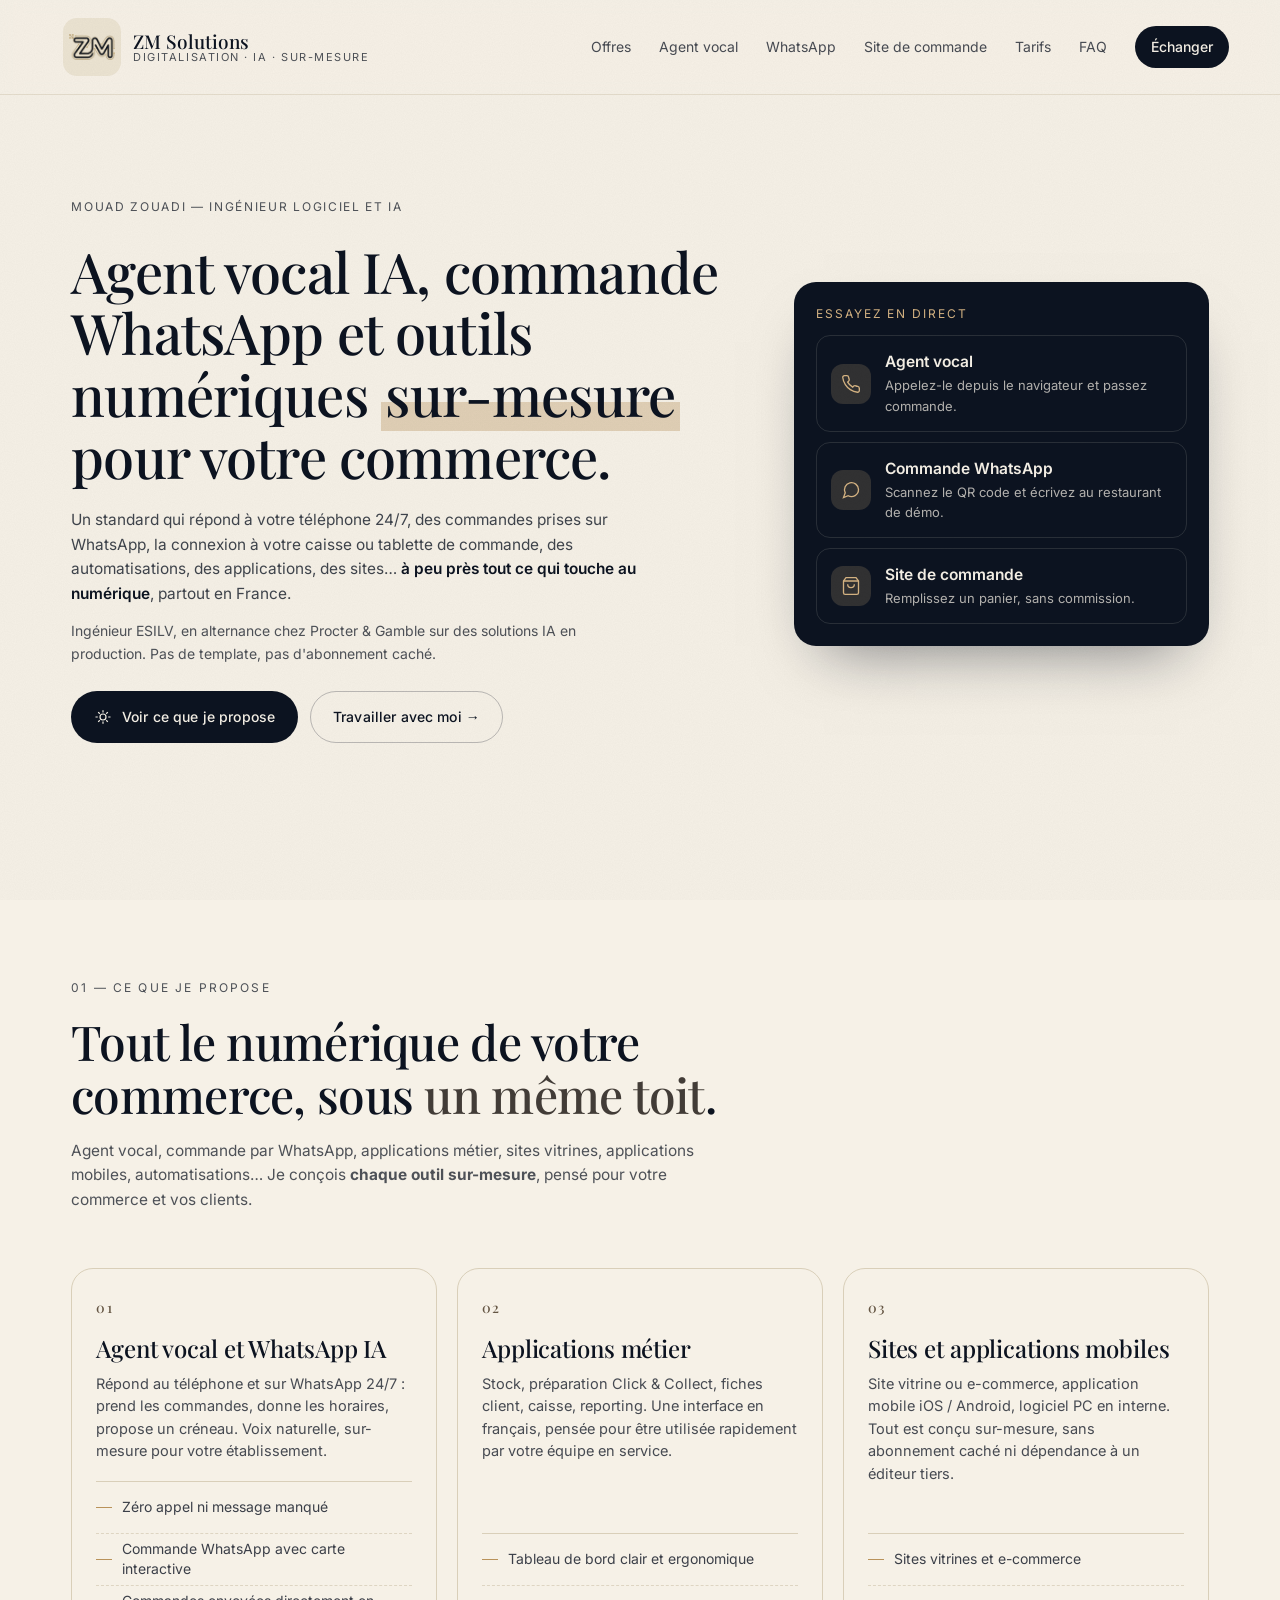
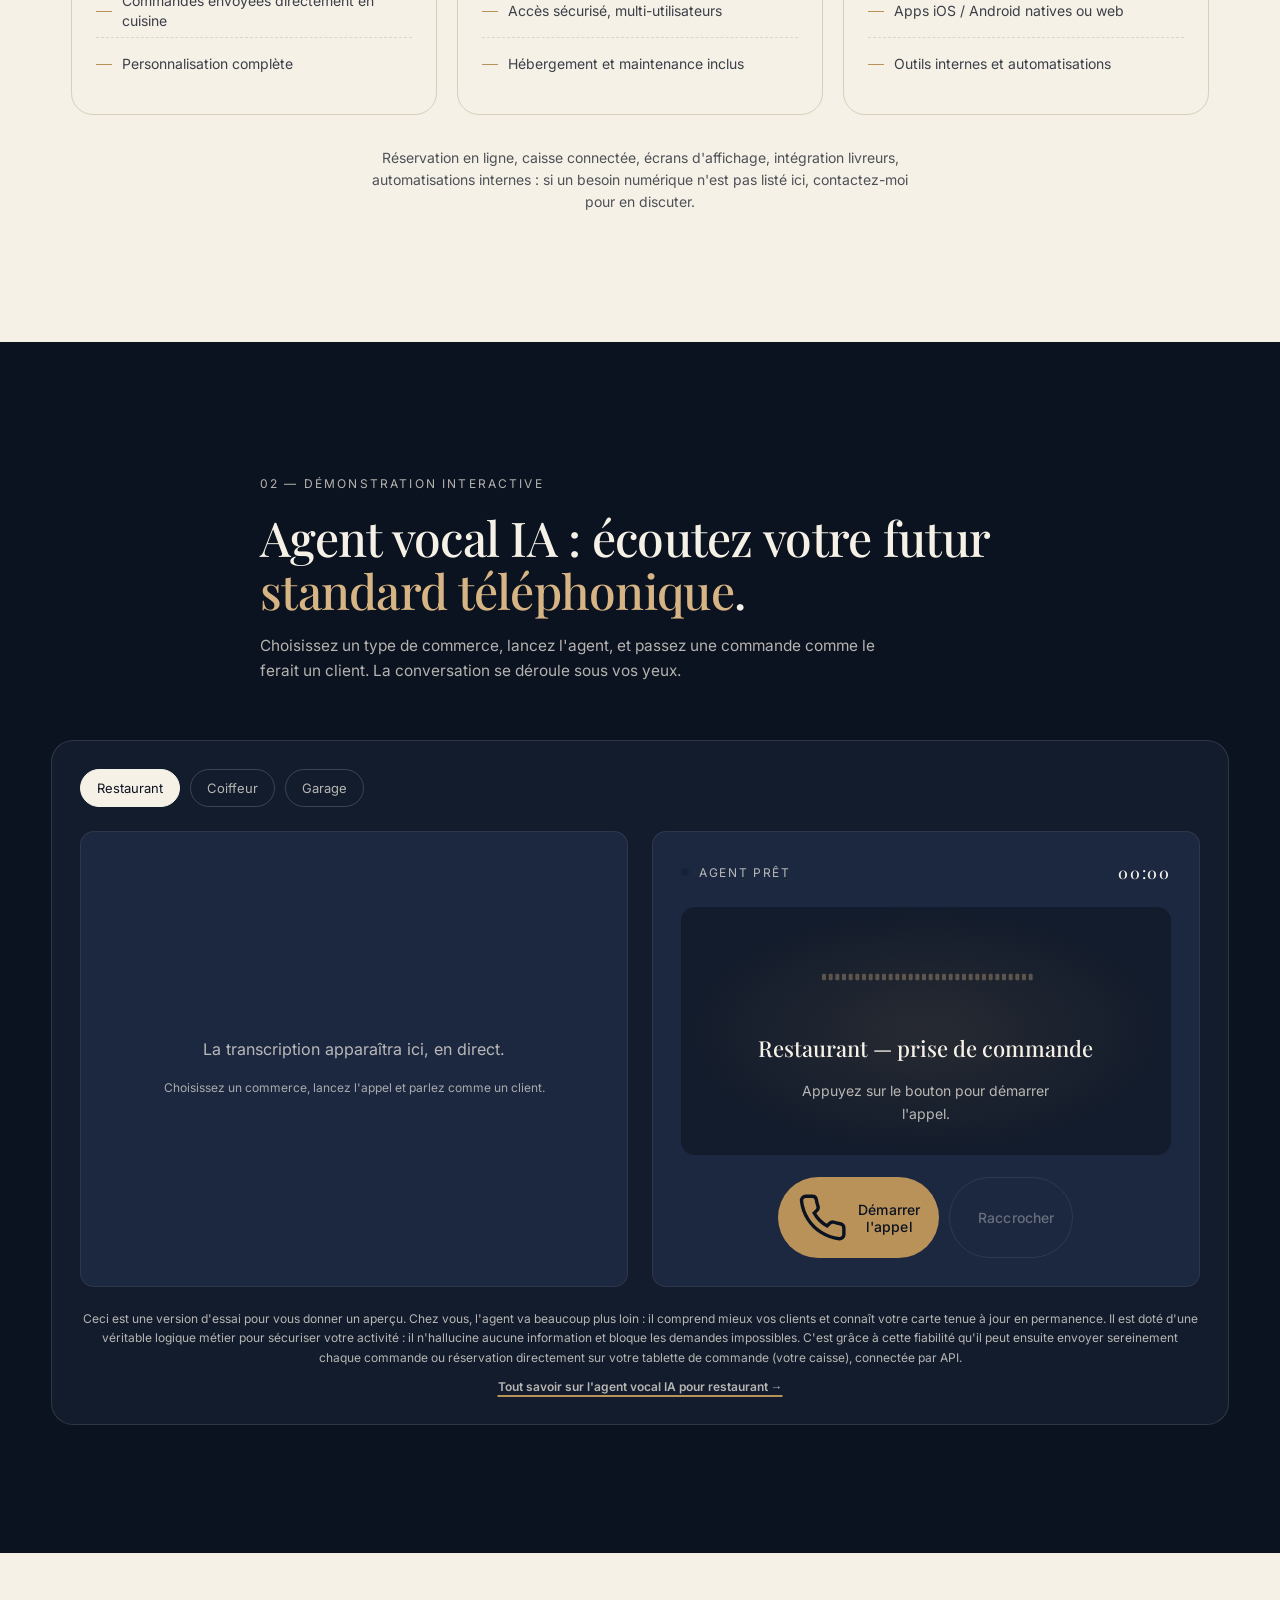
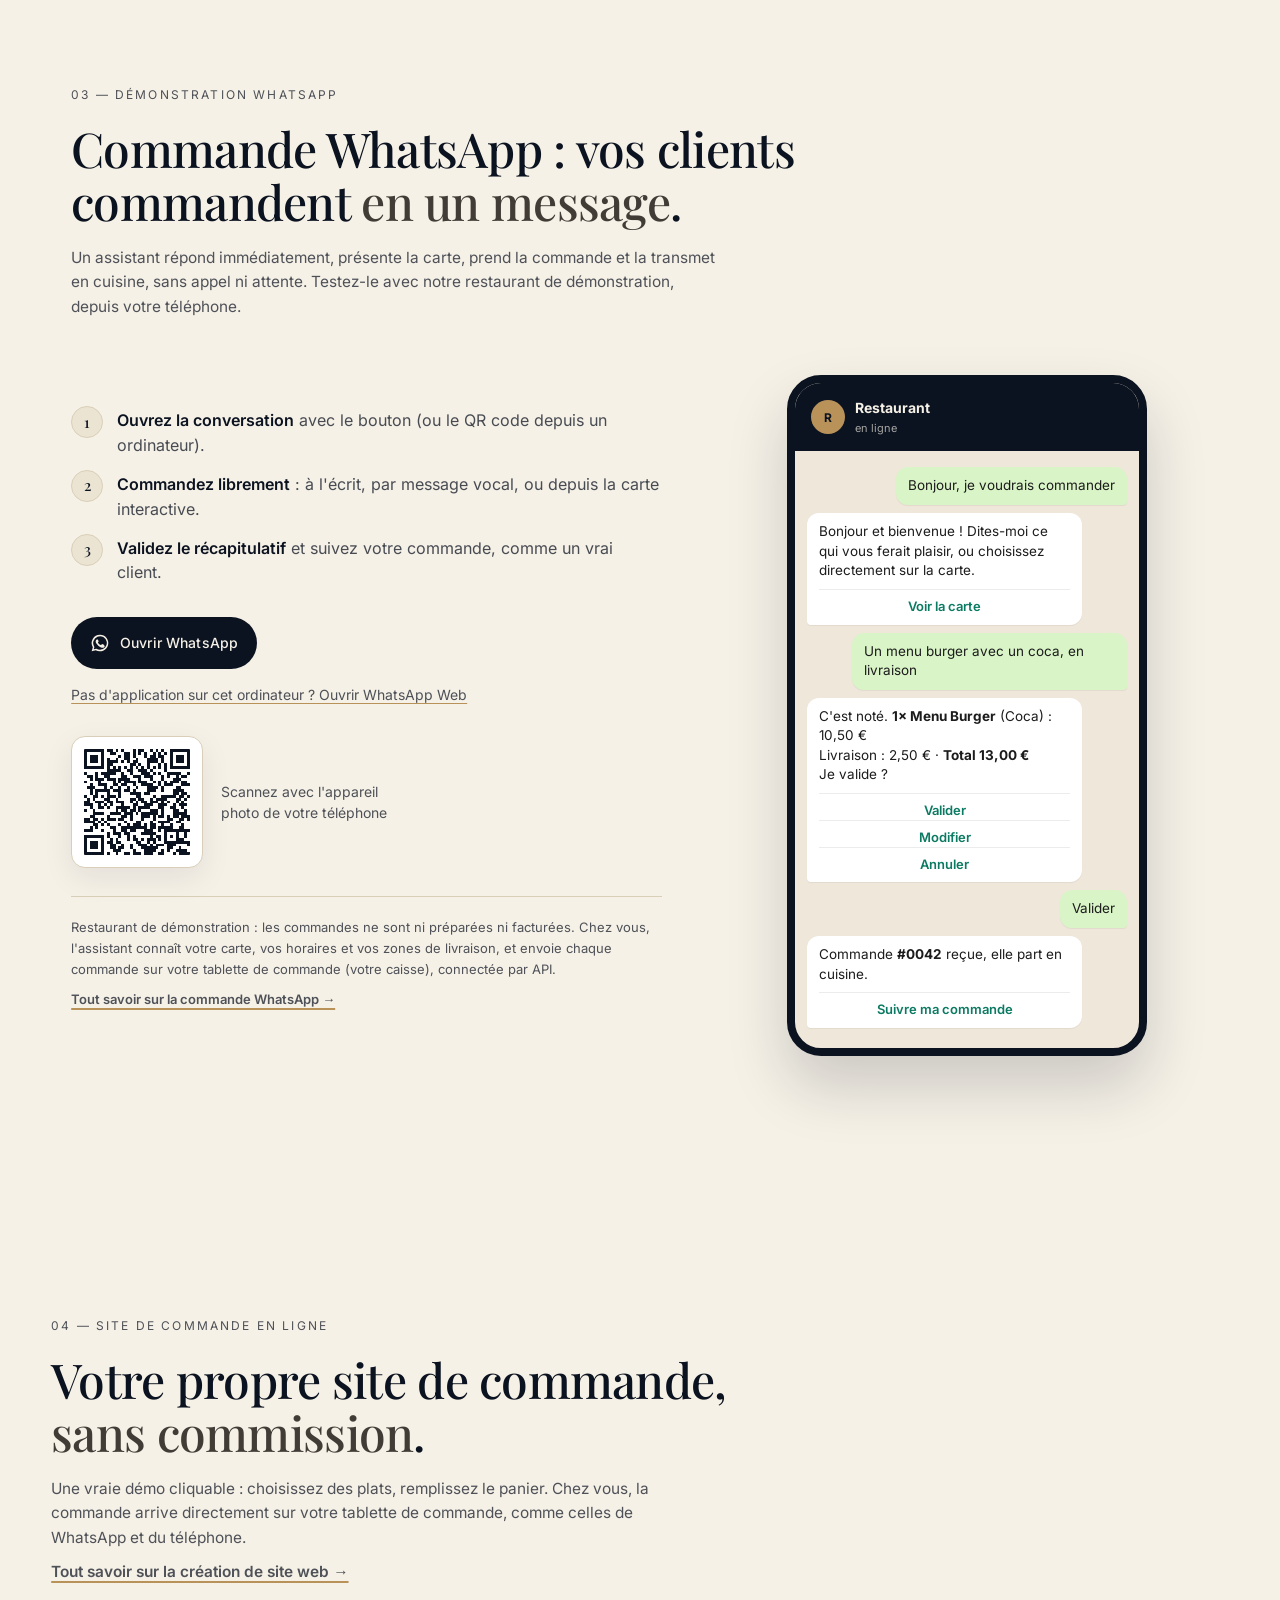
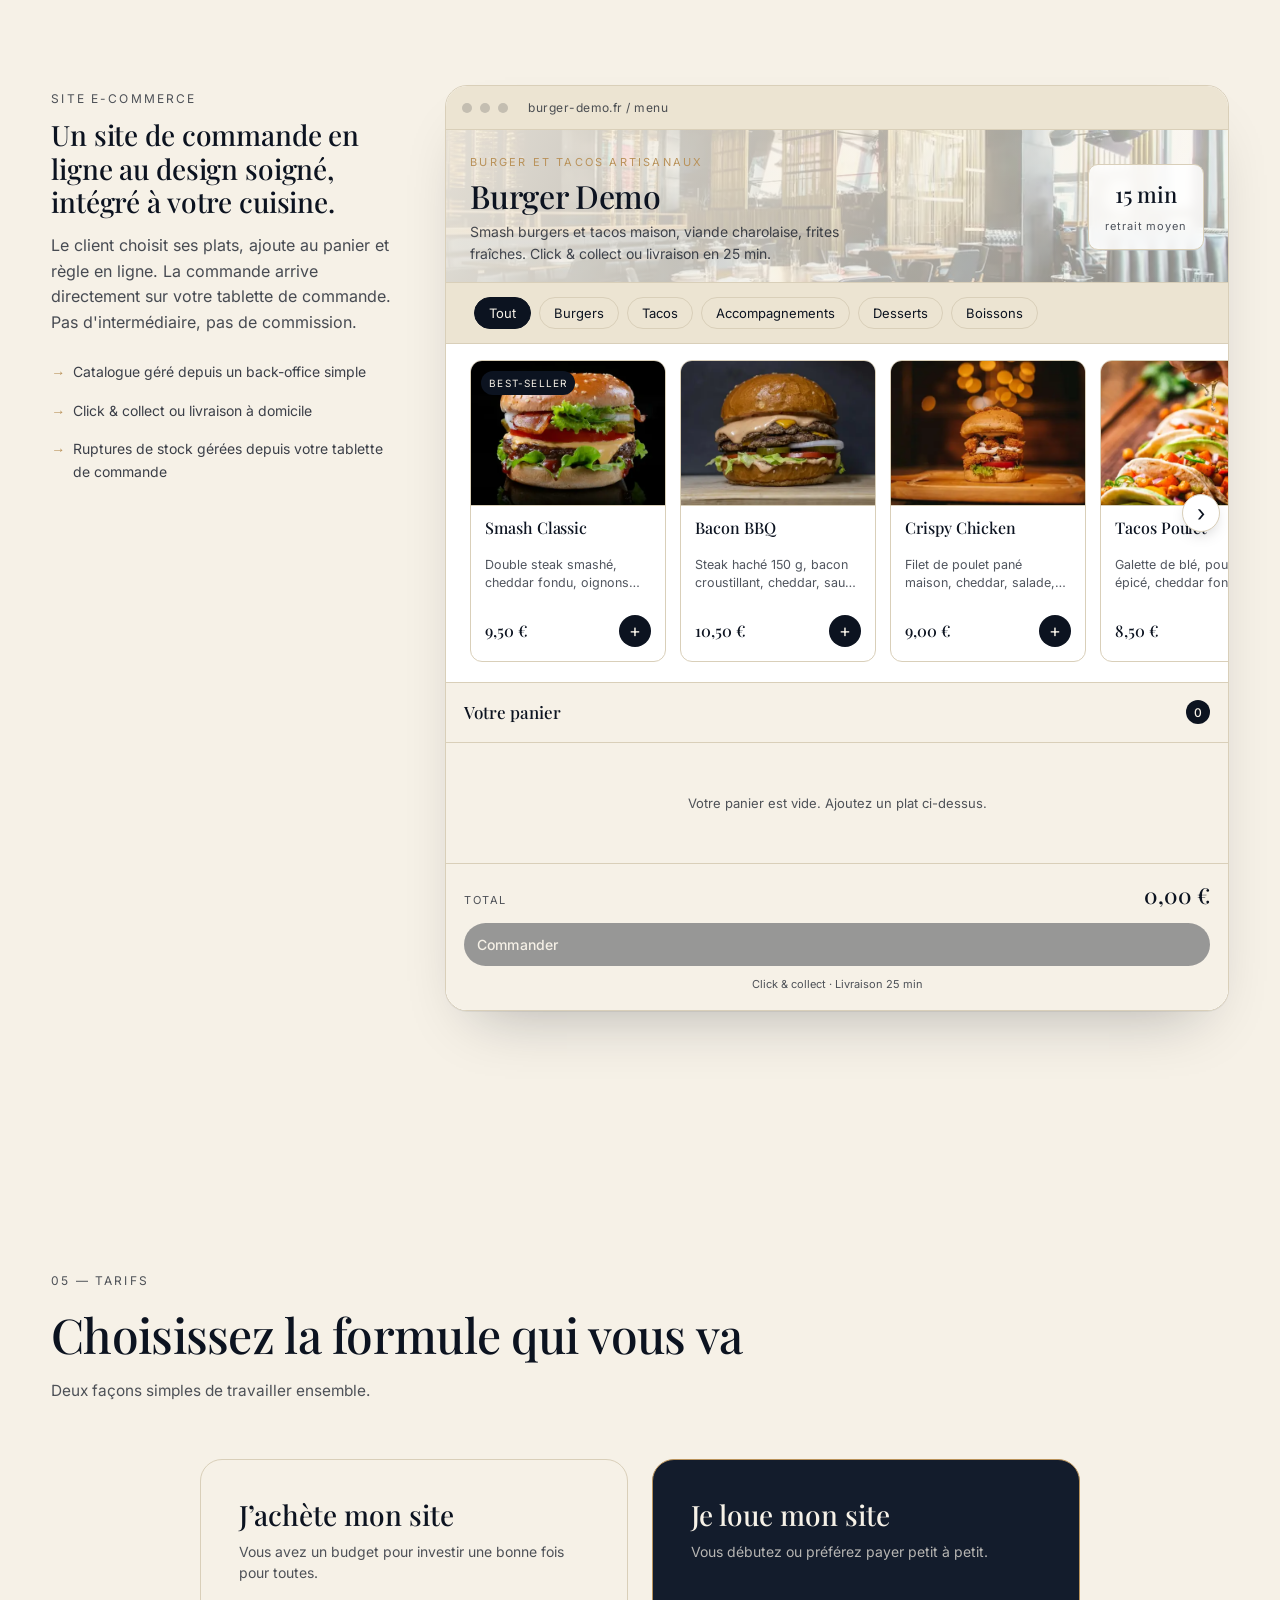
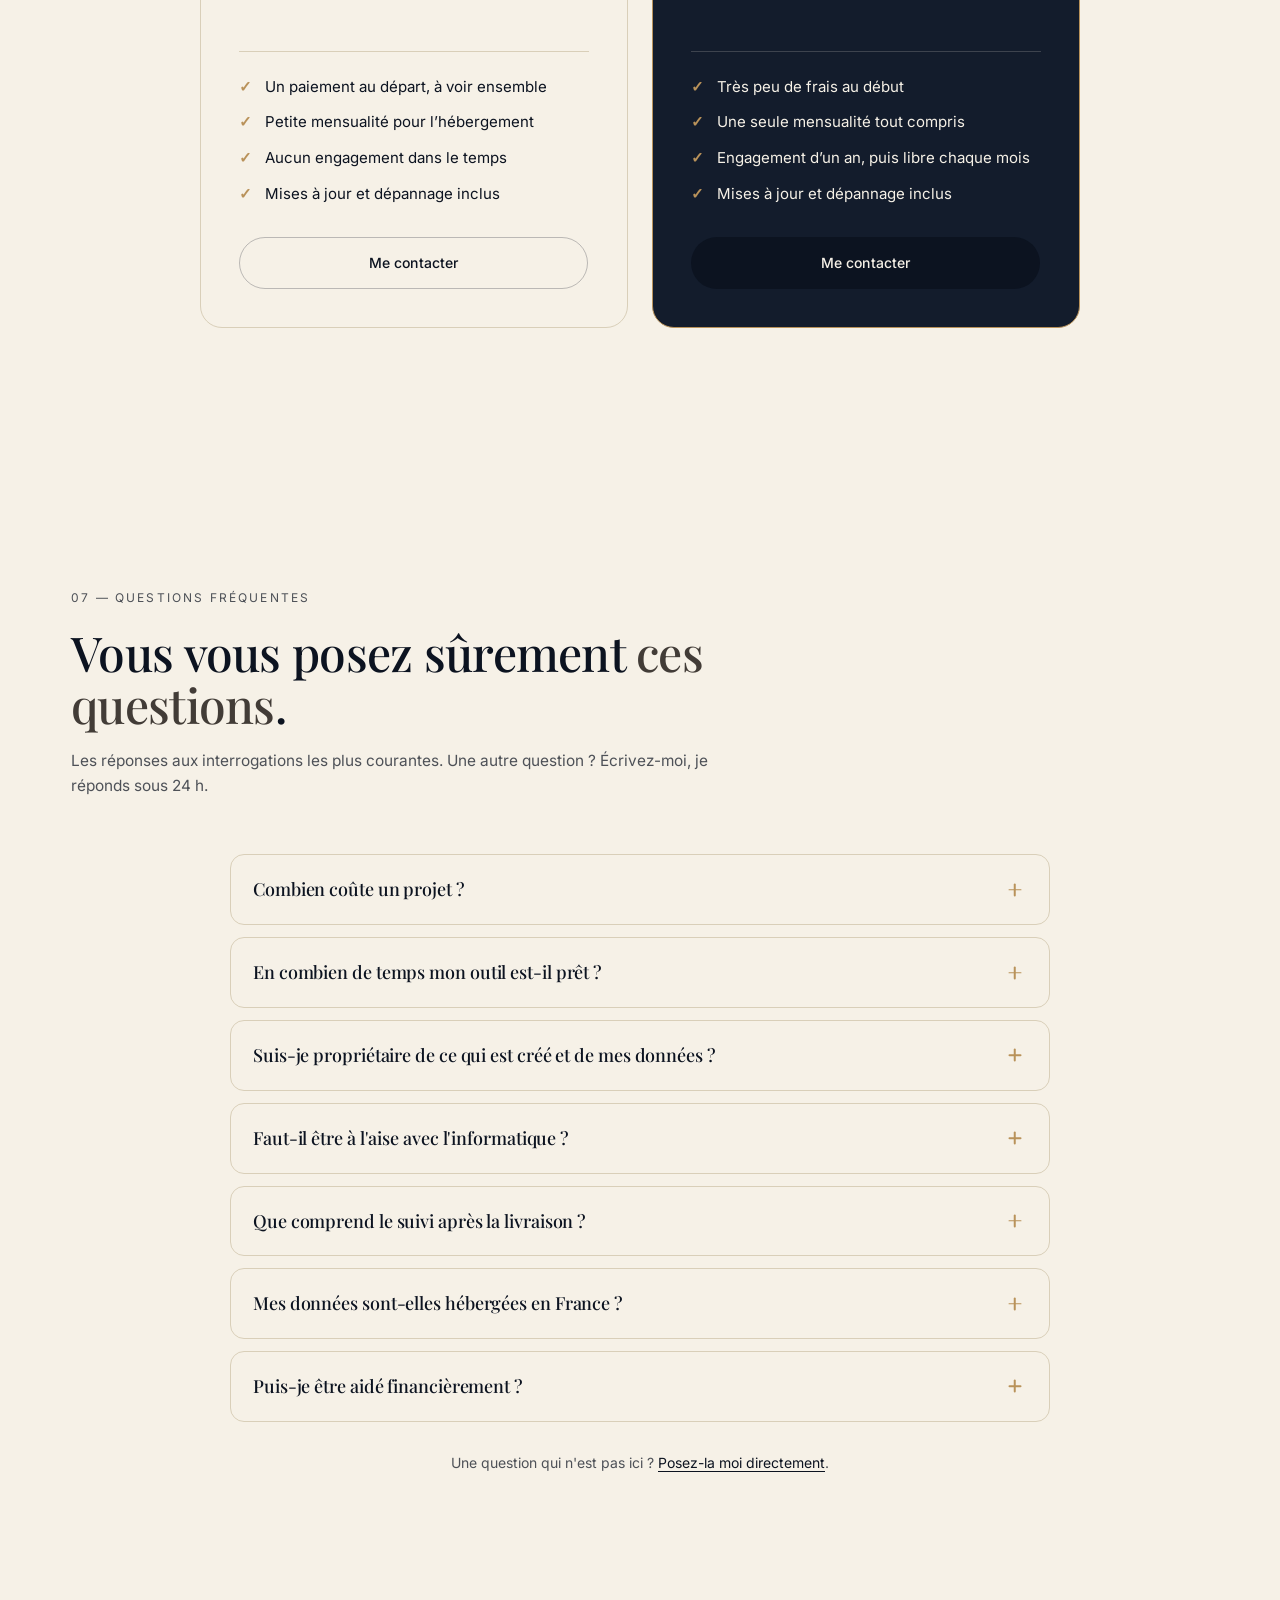
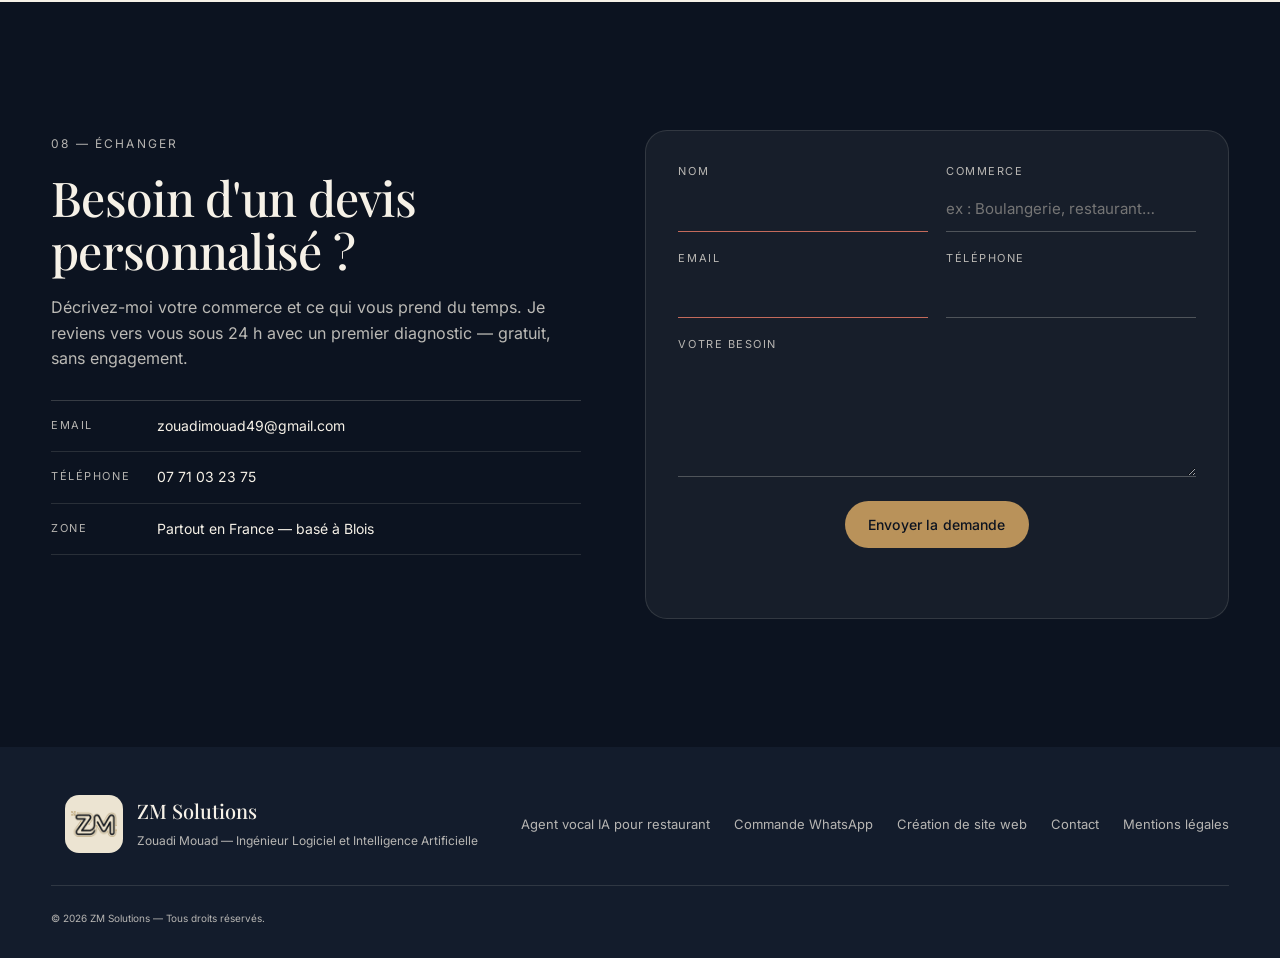
<file: index.html>
<!doctype html>
<html lang="fr">
<head>
  <meta charset="utf-8" />
  <meta name="viewport" content="width=device-width, initial-scale=1" />

  <!-- ===== SEO principal ===== -->
  <title>Agent vocal IA, commande WhatsApp et site web | ZM Solutions</title>
  <meta name="description" content="Agent vocal IA, commande WhatsApp, sites, applications et automatisations sur-mesure pour les commerces, partout en France. Démos à essayer en ligne." />
  <meta name="author" content="Mouad Zouadi — ZM Solutions" />
  <meta name="robots" content="index, follow, max-image-preview:large" />
  <link rel="canonical" href="https://zmsolutions.fr/" />
  <meta name="theme-color" content="#0c1320" />


  <!-- ===== Open Graph (partage réseaux sociaux) ===== -->
  <meta property="og:type" content="website" />
  <meta property="og:site_name" content="ZM Solutions" />
  <meta property="og:locale" content="fr_FR" />
  <meta property="og:title" content="Agent vocal IA, commande WhatsApp et site web | ZM Solutions" />
  <meta property="og:description" content="Agent vocal IA, commande WhatsApp, sites, applications et automatisations sur-mesure pour les commerces, partout en France. Démos à essayer en ligne." />
  <meta property="og:url" content="https://zmsolutions.fr/" />
  <meta property="og:image" content="https://zmsolutions.fr/img/og-image.jpg" />
  <meta property="og:image:width" content="1200" />
  <meta property="og:image:height" content="630" />
  <meta property="og:image:alt" content="ZM Solutions — outils numériques et IA sur-mesure" />

  <!-- ===== Twitter Card ===== -->
  <meta name="twitter:card" content="summary_large_image" />
  <meta name="twitter:title" content="Agent vocal IA, commande WhatsApp et site web | ZM Solutions" />
  <meta name="twitter:description" content="Agent vocal IA, commande WhatsApp, sites, applications et automatisations sur-mesure pour les commerces, partout en France. Démos à essayer en ligne." />
  <meta name="twitter:image" content="https://zmsolutions.fr/img/og-image.jpg" />

  <link rel="icon" href="/favicon.ico" sizes="48x48" />
  <link rel="icon" href="/img/icon-192.png" type="image/png" sizes="192x192" />
  <link rel="apple-touch-icon" href="/img/apple-touch-icon.png" />
  <!-- Polices hebergees sur le site (styles/base/fonts.css) : prechargees, elles s'affichent sans attendre le CSS. -->
  <link rel="preload" href="/fonts/inter-latin.woff2" as="font" type="font/woff2" crossorigin />
  <link rel="preload" href="/fonts/playfair-latin.woff2" as="font" type="font/woff2" crossorigin />
  <link rel="stylesheet" href="/styles/site.css?v=76b6db602f" />

  <!-- ===== Données structurées : entreprise locale (Google) ===== -->
  <script type="application/ld+json">
  {
    "@context": "https://schema.org",
    "@type": "ProfessionalService",
    "@id": "https://zmsolutions.fr/#organization",
    "name": "ZM Solutions",
    "description": "Création de sites web, applications métier et agents vocaux IA sur-mesure pour les commerces de proximité.",
    "url": "https://zmsolutions.fr/",
    "image": "https://zmsolutions.fr/img/og-image.jpg",
    "logo": "https://zmsolutions.fr/img/logo-512.png",
    "email": "zouadimouad49@gmail.com",
    "telephone": "+33771032375",
    "priceRange": "€€",
    "taxID": "10542693600016",
    "founder": {
      "@type": "Person",
      "name": "Mouad Zouadi",
      "jobTitle": "Ingénieur logiciel & intelligence artificielle"
    },
    "address": {
      "@type": "PostalAddress",
      "addressLocality": "Blois",
      "postalCode": "41000",
      "addressRegion": "Centre-Val de Loire",
      "addressCountry": "FR"
    },
    "areaServed": [
      { "@type": "Country", "name": "France" }
    ],
    "knowsAbout": [
      "Création de site web",
      "Agent vocal IA",
      "Application métier",
      "Digitalisation des commerces",
      "Commande par WhatsApp"
    ]
  }
  </script>

  <!-- ===== Données structurées : le site (relié à l'entreprise par son @id) ===== -->
  <script type="application/ld+json">
  {
    "@context": "https://schema.org",
    "@type": "WebSite",
    "@id": "https://zmsolutions.fr/#website",
    "url": "https://zmsolutions.fr/",
    "name": "ZM Solutions",
    "inLanguage": "fr-FR",
    "publisher": { "@id": "https://zmsolutions.fr/#organization" }
  }
  </script>

  <!-- ===== Données structurées : FAQ (résultats enrichis Google) ===== -->
  <script type="application/ld+json">
  {
    "@context": "https://schema.org",
    "@type": "FAQPage",
    "mainEntity": [
      {
        "@type": "Question",
        "name": "Combien coûte un projet ?",
        "acceptedAnswer": {
          "@type": "Answer",
          "text": "Ça dépend du projet : site, application, agent vocal, commande WhatsApp, automatisation, connexion à votre caisse… À titre indicatif, un site vitrine démarre autour de quelques centaines d'euros ; un projet plus complet coûte plus selon les fonctionnalités. Vous choisissez d'acheter (un paiement de départ + petit hébergement mensuel) ou de louer (une seule mensualité tout compris). Le devis chiffré est gratuit : je vous donne un prix précis après notre premier échange."
        }
      },
      {
        "@type": "Question",
        "name": "En combien de temps mon outil est-il prêt ?",
        "acceptedAnswer": {
          "@type": "Answer",
          "text": "Comptez environ 1 à 2 semaines pour un projet simple (site vitrine, agent vocal) et 3 à 8 semaines pour un projet plus complet (application métier, connexion à votre caisse, automatisations). Le délai exact figure dans le devis, avec les étapes : échange, maquette à valider, développement, mise en service."
        }
      },
      {
        "@type": "Question",
        "name": "Suis-je propriétaire de ce qui est créé et de mes données ?",
        "acceptedAnswer": {
          "@type": "Answer",
          "text": "Oui, totalement. Ce qui est créé pour vous vous appartient, ainsi que toutes vos données (clients, commandes, stock). Vous pouvez les récupérer ou changer de prestataire quand vous voulez : aucun verrouillage, aucun abonnement caché."
        }
      },
      {
        "@type": "Question",
        "name": "Faut-il être à l'aise avec l'informatique ?",
        "acceptedAnswer": {
          "@type": "Answer",
          "text": "Non, aucune compétence technique requise. Les interfaces sont en français et volontairement simples. À la livraison, je vous forme à la prise en main (en visio ou sur place) et je laisse un mode d'emploi clair. Vous et votre équipe êtes autonomes en quelques minutes."
        }
      },
      {
        "@type": "Question",
        "name": "Que comprend le suivi après la livraison ?",
        "acceptedAnswer": {
          "@type": "Answer",
          "text": "Le suivi inclut les mises à jour techniques et le dépannage : corrections de bugs, sécurité, bon fonctionnement de l'existant. À noter : l'ajout de nouvelles fonctionnalités (une page, un module, une option en plus) n'est pas compris dans la maintenance ; il fait l'objet d'un devis séparé, toujours à votre rythme."
        }
      },
      {
        "@type": "Question",
        "name": "Mes données sont-elles hébergées en France ?",
        "acceptedAnswer": {
          "@type": "Answer",
          "text": "Oui, l'hébergement peut être assuré en France ou en Europe, chez des fournisseurs conformes au RGPD. Vos données clients ne sont jamais revendues et restent sous votre contrôle."
        }
      },
      {
        "@type": "Question",
        "name": "Puis-je être aidé financièrement ?",
        "acceptedAnswer": {
          "@type": "Answer",
          "text": "Selon votre région et votre activité, des aides publiques à la digitalisation peuvent exister (chèque numérique régional, par exemple). Je ne monte pas les dossiers, mais je vous fournis un devis et des factures détaillés, utilisables pour vos demandes."
        }
      }
    ]
  }
  </script>
</head>
<body>
  <!-- Grain texture overlay -->
  <div class="grain" aria-hidden="true"></div>

  <!-- ============== NAV ============== -->
  <header class="nav" id="nav">
    <a href="#top" class="nav__brand">
      <picture><source srcset="/img/logo.webp" type="image/webp" /><img src="/img/logo.png" alt="" class="nav__logo" width="102" height="56" /></picture>
      <span class="nav__wordmark">
        <span class="nav__wordmark-main">ZM Solutions</span>
        <span class="nav__wordmark-sub">Digitalisation · IA · Sur-mesure</span>
      </span>
    </a>
    <nav class="nav__links" aria-label="Navigation principale">
      <a href="#valeur">Offres</a>
      <a href="#agent">Agent vocal</a>
      <a href="#whatsapp">WhatsApp</a>
      <a href="#metier">Site de commande</a>
      <a href="#tarifs">Tarifs</a>
      <a href="#faq">FAQ</a>
      <a href="#contact" class="nav__cta">Échanger</a>
    </nav>
    <button class="nav__burger" aria-label="Menu" aria-expanded="false">
      <span></span><span></span><span></span>
    </button>
  </header>

  <!-- ============== HERO PERSONNEL ============== -->
  <section class="hero" id="top">
    <div class="hero__grid hero__grid--intro">
      <div class="hero__content">
        <p class="hero__meta">Mouad Zouadi — ingénieur logiciel et IA</p>
        <h1 class="hero__title">
          Agent vocal IA, commande WhatsApp et outils numériques <span class="hl">sur-mesure</span> pour votre commerce.
        </h1>

        <p class="hero__lede">
          Un standard qui répond à votre téléphone 24/7, des commandes prises sur WhatsApp, la connexion à votre
          caisse ou tablette de commande, des automatisations, des applications, des sites… <strong>à peu près tout
          ce qui touche au numérique</strong>, partout en France.
        </p>
        <p class="hero__cred">
          Ingénieur ESILV, en alternance chez Procter <span class="amp">&amp;</span> Gamble sur des solutions IA en production.
          Pas de template, pas d'abonnement caché.
        </p>

        <div class="hero__ctas">
          <a href="#valeur" class="btn btn--primary">
            <span class="btn__icon" aria-hidden="true">
              <svg viewBox="0 0 24 24" fill="none" stroke="currentColor" stroke-width="1.6"><path d="M12 3v3M12 18v3M5 12H2M22 12h-3M5.6 5.6 7.7 7.7M16.3 16.3l2.1 2.1M5.6 18.4l2.1-2.1M16.3 7.7l2.1-2.1"/><circle cx="12" cy="12" r="4"/></svg>
            </span>
            Voir ce que je propose
          </a>
          <a href="#contact" class="btn btn--ghost">Travailler avec moi →</a>
        </div>
      </div>

      <!-- Encart des demos : remplace la photo, mene directement aux essais. -->
      <aside class="hero__try" aria-label="Démos à essayer">
        <p class="hero__try-title">Essayez en direct</p>
        <a href="#agent" class="hero__try-item">
          <span class="hero__try-icon" aria-hidden="true"><svg viewBox="0 0 24 24" fill="none" stroke="currentColor" stroke-width="1.6"><path d="M22 16.9v3a2 2 0 0 1-2.2 2 19.8 19.8 0 0 1-8.6-3.1 19.5 19.5 0 0 1-6-6A19.8 19.8 0 0 1 2.1 4.2 2 2 0 0 1 4.1 2h3a2 2 0 0 1 2 1.7c.1.9.4 1.8.7 2.7a2 2 0 0 1-.5 2.1L8 9.8a16 16 0 0 0 6 6l1.3-1.3a2 2 0 0 1 2.1-.4c.9.3 1.8.6 2.7.7a2 2 0 0 1 1.7 2z"/></svg></span>
          <span><strong>Agent vocal</strong><small>Appelez-le depuis le navigateur et passez commande.</small></span>
        </a>
        <a href="#whatsapp" class="hero__try-item">
          <span class="hero__try-icon" aria-hidden="true"><svg viewBox="0 0 24 24" fill="none" stroke="currentColor" stroke-width="1.6"><path d="M21 11.5a8.4 8.4 0 0 1-12.4 7.4L3 21l2.1-5.6A8.4 8.4 0 1 1 21 11.5z"/></svg></span>
          <span><strong>Commande WhatsApp</strong><small>Scannez le QR code et écrivez au restaurant de démo.</small></span>
        </a>
        <a href="#metier" class="hero__try-item">
          <span class="hero__try-icon" aria-hidden="true"><svg viewBox="0 0 24 24" fill="none" stroke="currentColor" stroke-width="1.6"><path d="M6 2 3 6v14a2 2 0 0 0 2 2h14a2 2 0 0 0 2-2V6l-3-4z"/><path d="M3 6h18M16 10a4 4 0 0 1-8 0"/></svg></span>
          <span><strong>Site de commande</strong><small>Remplissez un panier, sans commission.</small></span>
        </a>
      </aside>
    </div>
  </section>

  <!-- ============== VALEUR ============== -->
  <section class="section" id="valeur">
    <div class="section__head">
      <span class="eyebrow">01 — Ce que je propose</span>
      <h2 class="section__title">Tout le numérique de votre commerce, sous <em>un même toit</em>.</h2>
      <p class="section__sub">
        Agent vocal, commande par WhatsApp, applications métier,
        sites vitrines, applications mobiles, automatisations… Je conçois <strong>chaque outil
        sur-mesure</strong>, pensé pour votre commerce et vos clients.
      </p>
    </div>

    <div class="cards">
      <article class="card">
        <div class="card__num">01</div>
        <h3>Agent vocal et WhatsApp IA</h3>
        <p>Répond au téléphone et sur WhatsApp 24/7&nbsp;: prend les commandes, donne les horaires, propose un créneau. Voix naturelle, sur-mesure pour votre établissement.</p>
        <ul class="card__list">
          <li>Zéro appel ni message manqué</li>
          <li>Commande WhatsApp avec carte interactive</li>
          <li>Commandes envoyées directement en cuisine</li>
          <li>Personnalisation complète</li>
        </ul>
      </article>

      <article class="card">
        <div class="card__num">02</div>
        <h3>Applications métier</h3>
        <p>Stock, préparation Click <span class="amp">&amp;</span> Collect, fiches client, caisse, reporting. Une interface en français, pensée pour être utilisée rapidement par votre équipe en service.</p>
        <ul class="card__list">
          <li>Tableau de bord clair et ergonomique</li>
          <li>Accès sécurisé, multi-utilisateurs</li>
          <li>Hébergement et maintenance inclus</li>
        </ul>
      </article>


      <article class="card">
        <div class="card__num">03</div>
        <h3>Sites et applications mobiles</h3>
        <p>Site vitrine ou e-commerce, application mobile iOS / Android, logiciel PC en interne. Tout est conçu sur-mesure, sans abonnement caché ni dépendance à un éditeur tiers.</p>
        <ul class="card__list">
          <li>Sites vitrines et e-commerce</li>
          <li>Apps iOS / Android natives ou web</li>
          <li>Outils internes et automatisations</li>
        </ul>
      </article>
    </div>

    <p class="cards__more">
      Réservation en ligne, caisse connectée, écrans d'affichage, intégration livreurs,
      automatisations internes : si un besoin numérique n'est pas listé ici,
      contactez-moi pour en discuter.
    </p>
  </section>


  <!-- ============== AGENT VOCAL ============== -->
  <section class="section section--dark" id="agent">
    <div class="section__head">
      <span class="eyebrow">02 — Démonstration interactive</span>
      <h2 class="section__title">Agent vocal IA&nbsp;: écoutez votre futur <em>standard téléphonique</em>.</h2>
      <p class="section__sub">
        Choisissez un type de commerce, lancez l'agent, et passez une
        commande comme le ferait un client. La conversation se déroule sous vos yeux.
      </p>
    </div>

    <div class="agent">
      <!-- Choix du cas d'usage — boutons générés par JS depuis config.js -->
      <div class="agent__choices" role="tablist" aria-label="Cas d'usage"></div>

      <div class="agent__panel">
        <!-- Transcription en direct (gauche) -->
        <div class="agent__transcript" id="agentTranscript" aria-label="Transcription de la conversation en direct">
          <div class="agent__placeholder">
            <p>La transcription apparaîtra ici, en direct.</p>
            <small>Choisissez un commerce, lancez l'appel et parlez comme un client.</small>
          </div>
        </div>

        <!-- Configuration + appel (droite) -->
        <div class="agent__phone" aria-live="polite">
          <div class="agent__status">
            <span class="dot dot--idle" id="agentDot"></span>
            <span id="agentStatus">Agent prêt</span>
            <span class="agent__timer" id="agentTimer">00:00</span>
          </div>

          <div class="agent__visual" id="agentVisual">
            <!-- Animated waveform -->
            <svg viewBox="0 0 320 120" class="wave" aria-hidden="true">
              <g id="waveBars"></g>
            </svg>
            <div class="agent__shop" id="agentShop">Restaurant — Prise de commande</div>
            <div class="agent__caption" id="agentCaption">Appuyez sur le bouton pour démarrer l'appel.</div>
          </div>

          <div class="agent__controls">
            <button class="btn btn--primary btn--round" id="agentStart" aria-label="Démarrer l'appel">
              <svg viewBox="0 0 24 24" fill="none" stroke="currentColor" stroke-width="1.6"><path d="M22 16.92v3a2 2 0 0 1-2.18 2 19.8 19.8 0 0 1-8.63-3.07 19.5 19.5 0 0 1-6-6A19.8 19.8 0 0 1 2.12 4.18 2 2 0 0 1 4.11 2h3a2 2 0 0 1 2 1.72c.13.96.36 1.9.7 2.81a2 2 0 0 1-.45 2.11L8.09 9.91a16 16 0 0 0 6 6l1.27-1.27a2 2 0 0 1 2.11-.45c.91.34 1.85.57 2.81.7A2 2 0 0 1 22 16.92z"/></svg>
              <span>Démarrer l'appel</span>
            </button>
            <button class="btn btn--ghost btn--round" id="agentStop" disabled>
              <svg viewBox="0 0 24 24" fill="none" stroke="currentColor" stroke-width="1.6"><rect x="6" y="6" width="12" height="12" rx="1.5"/></svg>
              <span>Raccrocher</span>
            </button>
          </div>
        </div>
      </div>

      <p class="agent__note">
        Ceci est une version d'essai pour vous donner un aperçu. Chez vous, l'agent va
        beaucoup plus loin&nbsp;: il comprend mieux vos clients et connaît votre carte tenue
        à jour en permanence. Il est doté d'une véritable logique métier pour sécuriser votre
        activité&nbsp;: il n'hallucine aucune information et bloque les demandes impossibles.
        C'est grâce à cette fiabilité qu'il peut ensuite envoyer sereinement chaque commande
        ou réservation directement sur votre tablette de commande (votre caisse), connectée par API.
        <a href="/agent-vocal-ia-restaurant/" class="more-link">Tout savoir sur l'agent vocal IA pour restaurant →</a>
      </p>
    </div>
  </section>

  <!-- ============== COMMANDE WHATSAPP ============== -->
  <section class="section" id="whatsapp">
    <div class="section__head">
      <span class="eyebrow">03 — Démonstration WhatsApp</span>
      <h2 class="section__title">Commande WhatsApp&nbsp;: vos clients commandent <em>en un message</em>.</h2>
      <p class="section__sub">
        Un assistant répond immédiatement, présente la carte, prend la commande et la transmet en cuisine,
        sans appel ni attente. Testez-le avec notre restaurant de démonstration, depuis votre téléphone.
      </p>
    </div>

    <div class="wa">
      <div class="wa__try">
        <ol class="wa__steps">
          <li><strong>Ouvrez la conversation</strong> avec le bouton (ou le QR code depuis un ordinateur).</li>
          <li><strong>Commandez librement</strong>&nbsp;: à l'écrit, par message vocal, ou depuis la carte interactive.</li>
          <li><strong>Validez le récapitulatif</strong> et suivez votre commande, comme un vrai client.</li>
        </ol>

        <div class="wa__actions">
          <a class="btn btn--primary btn--round wa__open" href="https://wa.me/33939247313?text=Bonjour%2C%20je%20voudrais%20commander" target="_blank" rel="noopener">
            <svg viewBox="0 0 24 24" aria-hidden="true"><path fill="currentColor" d="M12 2a10 10 0 0 0-8.6 15.1L2 22l5-1.3A10 10 0 1 0 12 2Zm0 18.2a8.2 8.2 0 0 1-4.2-1.2l-.3-.2-3 .8.8-2.9-.2-.3A8.2 8.2 0 1 1 12 20.2Zm4.5-6.1c-.2-.1-1.5-.7-1.7-.8-.2-.1-.4-.1-.6.1l-.8 1c-.1.2-.3.2-.5.1a6.7 6.7 0 0 1-3.3-2.9c-.2-.4.2-.4.7-1.3.1-.2 0-.3 0-.4l-.8-1.8c-.2-.5-.4-.4-.6-.4h-.5a1 1 0 0 0-.7.3 3 3 0 0 0-.9 2.2 5.2 5.2 0 0 0 1.1 2.8 11.9 11.9 0 0 0 4.6 4c1.7.7 2.4.8 3.2.7.5-.1 1.5-.6 1.8-1.2.2-.6.2-1.1.1-1.2l-.6-.3Z"/></svg>
            <span>Ouvrir WhatsApp</span>
          </a>
          <a class="wa__web" href="https://web.whatsapp.com/send?phone=33939247313&amp;text=Bonjour%2C%20je%20voudrais%20commander" target="_blank" rel="noopener">Pas d'application sur cet ordinateur&nbsp;? Ouvrir WhatsApp Web</a>
        </div>

        <figure class="wa__qr">
          <svg xmlns="http://www.w3.org/2000/svg" viewBox="0 0 37 37" shape-rendering="crispEdges" role="img" aria-label="QR code : ouvrir la conversation WhatsApp de démonstration"><path class="qrline" stroke="#0c1320" d="M0 0.5h7m1 0h2m1 0h1m1 0h1m3 0h1m1 0h2m2 0h1m1 0h1m1 0h1m2 0h7m-37 1h1m5 0h1m2 0h2m3 0h2m1 0h1m1 0h1m1 0h1m2 0h1m1 0h1m1 0h1m1 0h1m5 0h1m-37 1h1m1 0h3m1 0h1m5 0h1m1 0h2m1 0h1m3 0h1m1 0h2m1 0h2m2 0h1m1 0h3m1 0h1m-37 1h1m1 0h3m1 0h1m1 0h1m2 0h1m2 0h2m2 0h1m3 0h4m1 0h1m2 0h1m1 0h3m1 0h1m-37 1h1m1 0h3m1 0h1m1 0h4m1 0h1m1 0h1m1 0h2m3 0h4m1 0h1m2 0h1m1 0h3m1 0h1m-37 1h1m5 0h1m1 0h2m6 0h2m1 0h1m2 0h1m3 0h1m1 0h1m1 0h1m5 0h1m-37 1h7m1 0h1m1 0h1m1 0h1m1 0h1m1 0h1m1 0h1m1 0h1m1 0h1m1 0h1m1 0h1m1 0h1m1 0h7m-29 1h5m2 0h2m2 0h3m1 0h1m4 0h1m-29 1h1m3 0h1m1 0h5m2 0h1m2 0h1m3 0h3m1 0h1m1 0h1m2 0h5m2 0h1m-36 1h2m1 0h1m2 0h2m4 0h2m2 0h3m1 0h3m3 0h1m1 0h1m2 0h1m1 0h2m-34 1h1m1 0h3m1 0h3m1 0h4m3 0h1m3 0h1m3 0h1m3 0h3m-34 1h1m4 0h1m4 0h1m1 0h1m1 0h4m1 0h3m2 0h1m1 0h1m1 0h1m1 0h3m1 0h2m-34 1h1m2 0h3m2 0h2m1 0h2m2 0h1m2 0h4m2 0h1m1 0h3m3 0h3m-36 1h3m3 0h1m1 0h1m2 0h1m2 0h1m2 0h1m3 0h4m1 0h1m4 0h2m-32 1h1m1 0h5m1 0h3m1 0h2m1 0h1m4 0h3m2 0h1m3 0h4m-33 1h1m1 0h1m3 0h1m3 0h1m3 0h4m1 0h2m8 0h2m1 0h2m-36 1h1m2 0h2m1 0h1m1 0h3m1 0h1m5 0h2m4 0h1m2 0h5m1 0h2m1 0h1m-36 1h1m1 0h1m3 0h2m2 0h1m4 0h2m1 0h2m2 0h1m1 0h4m3 0h2m1 0h1m-36 1h2m2 0h3m1 0h2m1 0h3m2 0h1m1 0h1m1 0h2m1 0h3m1 0h1m1 0h1m2 0h1m1 0h1m-35 1h3m2 0h1m1 0h1m1 0h1m3 0h1m3 0h2m2 0h3m2 0h3m2 0h1m1 0h3m-34 1h1m2 0h2m1 0h1m2 0h5m1 0h1m1 0h4m3 0h2m2 0h2m2 0h1m-35 1h1m2 0h1m7 0h1m1 0h2m1 0h2m1 0h1m3 0h3m1 0h1m3 0h2m2 0h1m-33 1h4m2 0h4m1 0h3m1 0h1m1 0h6m1 0h1m3 0h5m-34 1h2m4 0h1m4 0h2m1 0h1m3 0h3m1 0h1m1 0h2m1 0h1m1 0h2m1 0h3m-37 1h2m1 0h2m1 0h1m1 0h3m1 0h2m2 0h1m3 0h1m3 0h1m4 0h2m2 0h2m1 0h1m-37 1h4m1 0h1m1 0h1m6 0h1m3 0h2m3 0h1m2 0h4m2 0h2m-31 1h2m1 0h1m1 0h1m3 0h1m2 0h1m1 0h3m1 0h1m1 0h2m2 0h1m2 0h1m3 0h1m-33 1h1m1 0h1m4 0h2m2 0h9m1 0h2m1 0h5m2 0h2m-35 1h3m3 0h1m3 0h1m2 0h2m1 0h2m3 0h3m2 0h1m1 0h9m-29 1h1m1 0h3m1 0h2m4 0h5m3 0h1m3 0h1m2 0h1m-36 1h7m1 0h1m3 0h1m2 0h1m1 0h1m5 0h1m1 0h2m1 0h1m1 0h1m1 0h1m2 0h1m-36 1h1m5 0h1m2 0h1m1 0h1m3 0h1m1 0h2m1 0h1m1 0h3m1 0h1m1 0h1m3 0h3m-35 1h1m1 0h3m1 0h1m1 0h2m1 0h2m5 0h2m2 0h1m1 0h1m3 0h9m-37 1h1m1 0h3m1 0h1m2 0h2m2 0h1m2 0h1m2 0h3m1 0h1m1 0h3m1 0h3m4 0h1m-37 1h1m1 0h3m1 0h1m2 0h2m1 0h2m2 0h1m3 0h6m3 0h2m2 0h1m-34 1h1m5 0h1m3 0h3m4 0h1m3 0h4m2 0h1m1 0h1m2 0h4m-36 1h7m1 0h1m2 0h1m2 0h2m1 0h3m1 0h3m2 0h2m3 0h1m1 0h4"/></svg>
          <figcaption>Scannez avec l'appareil photo de votre téléphone</figcaption>
        </figure>

        <p class="wa__note">
          Restaurant de démonstration&nbsp;: les commandes ne sont ni préparées ni facturées.
          Chez vous, l'assistant connaît votre carte, vos horaires et vos zones de livraison, et envoie chaque commande sur votre tablette de commande (votre caisse), connectée par API.
          <a href="/commande-whatsapp-restaurant/" class="more-link">Tout savoir sur la commande WhatsApp →</a>
        </p>
      </div>

      <div class="wa__phone" aria-hidden="true">
        <div class="wa__bar">
          <span class="wa__avatar">R</span>
          <span><strong>Restaurant</strong><small>en ligne</small></span>
        </div>
        <div class="wa__chat">
          <p class="msg msg--me">Bonjour, je voudrais commander</p>
          <p class="msg">Bonjour et bienvenue&nbsp;! Dites-moi ce qui vous ferait plaisir, ou choisissez directement sur la carte.<span class="msg__btn">Voir la carte</span></p>
          <p class="msg msg--me">Un menu burger avec un coca, en livraison</p>
          <p class="msg">C'est noté. <b>1× Menu Burger</b> (Coca)&nbsp;: 10,50&nbsp;€<br>Livraison&nbsp;: 2,50&nbsp;€ · <b>Total 13,00&nbsp;€</b><br>Je valide&nbsp;?<span class="msg__btns"><span>Valider</span><span>Modifier</span><span>Annuler</span></span></p>
          <p class="msg msg--me">Valider</p>
          <p class="msg">Commande <b>#0042</b> reçue, elle part en cuisine.<span class="msg__btn">Suivre ma commande</span></p>
        </div>
      </div>
    </div>
  </section>

  <!-- ============== WEB MÉTIER ============== -->
  <section class="section section--wide" id="metier">
    <div class="section__head">
      <span class="eyebrow">04 — Site de commande en ligne</span>
      <h2 class="section__title">Votre propre site de commande, <em>sans commission</em>.</h2>
      <p class="section__sub">
        Une vraie démo cliquable : choisissez des plats, remplissez le panier.
        Chez vous, la commande arrive directement sur votre tablette de commande, comme celles de WhatsApp et du téléphone.
        <a href="/creation-site-web/" class="more-link">Tout savoir sur la création de site web →</a>
      </p>
    </div>

    <div class="demo">
      <div class="demo__intro">
        <span class="eyebrow eyebrow--small">Site e-commerce</span>
        <h3>Un site de commande en ligne au design soigné, intégré à votre cuisine.</h3>
        <p>Le client choisit ses plats, ajoute au panier et règle en ligne. La commande arrive directement sur votre tablette de commande. Pas d'intermédiaire, pas de commission.</p>
        <ul class="demo__bullets">
          <li>Catalogue géré depuis un back-office simple</li>
          <li>Click <span class="amp">&amp;</span> collect ou livraison à domicile</li>
          <li>Ruptures de stock gérées depuis votre tablette de commande</li>
        </ul>
      </div>

      <div class="mockup mockup--shop" aria-label="Aperçu interactif du site e-commerce">
        <div class="mockup__chrome">
          <span></span><span></span><span></span>
          <em>burger-demo.fr / menu</em>
        </div>
        <div class="mockup__body shop__body">
          <header class="shop__hero">
            <div class="shop__hero-text">
              <span class="shop__eyebrow">Burger et tacos artisanaux</span>
              <h4>Burger Demo</h4>
              <p>Smash burgers et tacos maison, viande charolaise, frites fraîches. Click <span class="amp">&amp;</span> collect ou livraison en 25 min.</p>
            </div>
            <div class="shop__hero-meta">
              <div><strong>15 min</strong><span>retrait moyen</span></div>
            </div>
          </header>

          <nav class="shop__cats" aria-label="Catégories de menu">
            <button class="shop__cat is-active" data-cat="all" aria-pressed="true">Tout</button>
            <button class="shop__cat" data-cat="burger" aria-pressed="false">Burgers</button>
            <button class="shop__cat" data-cat="tacos" aria-pressed="false">Tacos</button>
            <button class="shop__cat" data-cat="accomp" aria-pressed="false">Accompagnements</button>
            <button class="shop__cat" data-cat="dessert" aria-pressed="false">Desserts</button>
            <button class="shop__cat" data-cat="boisson" aria-pressed="false">Boissons</button>
          </nav>

          <div class="shop__layout">
            <!-- Carrousel horizontal : les plats sur une ligne, flèches sur ordinateur, glisser au doigt sur téléphone. -->
            <div class="shop__slider">
              <button type="button" class="shop__nav shop__nav--prev" id="shopPrev" aria-label="Plats précédents">‹</button>
              <div class="shop__menu" id="shopMenu" role="list">
                <!-- injecté par JS -->
              </div>
              <button type="button" class="shop__nav shop__nav--next" id="shopNext" aria-label="Plats suivants">›</button>
            </div>

            <aside class="shop__cart" aria-label="Panier">
              <header class="shop__cart-head">
                <span>Votre panier</span>
                <span class="shop__cart-count" id="shopCartCount">0</span>
              </header>
              <div class="shop__cart-body" id="shopCartBody">
                <p class="shop__cart-empty">Votre panier est vide. Ajoutez un plat ci-dessus.</p>
              </div>
              <footer class="shop__cart-foot">
                <div class="shop__cart-total">
                  <span>Total</span>
                  <strong id="shopCartTotal">0,00 €</strong>
                </div>
                <button class="btn btn--primary shop__cart-cta" id="shopCheckout" disabled>Commander</button>
                <p class="shop__cart-note">Click <span class="amp">&amp;</span> collect · Livraison 25 min</p>
              </footer>
            </aside>
          </div>

          <div class="shop__toast" id="shopToast" role="status" aria-live="polite"></div>
        </div>
      </div>
    </div>
  </section>


  <!-- ============== TARIFS ============== -->
  <section class="section section--wide" id="tarifs">
    <div class="section__head">
      <span class="eyebrow">05 — Tarifs</span>
      <h2 class="section__title">Choisissez la formule qui vous va</h2>
      <p class="section__sub">Deux fa&ccedil;ons simples de travailler ensemble.</p>
    </div>

    <div class="pricing">
      <div class="pricing__grid">

        <!-- Formule 1 : achat -->
        <article class="pricing__card">
          <header class="pricing__card-head">
            <h3 class="pricing__name">J&rsquo;ach&egrave;te mon site</h3>
            <p class="pricing__target">Vous avez un budget pour investir une bonne fois pour toutes.</p>
          </header>

          <ul class="pricing__list">
            <li>Un paiement au d&eacute;part, &agrave; voir ensemble</li>
            <li>Petite mensualit&eacute; pour l&rsquo;h&eacute;bergement</li>
            <li>Aucun engagement dans le temps</li>
            <li>Mises &agrave; jour et d&eacute;pannage inclus</li>
          </ul>

          <a href="#contact" class="btn btn--ghost">Me contacter</a>
        </article>

        <!-- Formule 2 : location -->
        <article class="pricing__card pricing__card--featured">
          <header class="pricing__card-head">
            <h3 class="pricing__name">Je loue mon site</h3>
            <p class="pricing__target">Vous d&eacute;butez ou pr&eacute;f&eacute;rez payer petit &agrave; petit.</p>
          </header>

          <ul class="pricing__list">
            <li>Tr&egrave;s peu de frais au d&eacute;but</li>
            <li>Une seule mensualit&eacute; tout compris</li>
            <li>Engagement d&rsquo;un an, puis libre chaque mois</li>
            <li>Mises &agrave; jour et d&eacute;pannage inclus</li>
          </ul>

          <a href="#contact" class="btn btn--primary">Me contacter</a>
        </article>

      </div>
    </div>
  </section>


  <!-- ============== FAQ ============== -->
  <section class="section" id="faq">
    <div class="section__head">
      <span class="eyebrow">07 — Questions fréquentes</span>
      <h2 class="section__title">Vous vous posez sûrement <em>ces questions</em>.</h2>
      <p class="section__sub">
        Les réponses aux interrogations les plus courantes. Une autre question&nbsp;?
        Écrivez-moi, je réponds sous 24&nbsp;h.
      </p>
    </div>

    <div class="faq">
      <details class="faq__item">
        <summary class="faq__q">Combien coûte un projet&nbsp;? <span class="faq__icon" aria-hidden="true"></span></summary>
        <p class="faq__a">Ça dépend du projet&nbsp;: site, application, agent vocal, commande WhatsApp, automatisation, connexion à votre caisse… À titre indicatif, un <strong>site vitrine</strong> démarre autour de quelques centaines d'euros&nbsp;; un projet plus complet coûte plus selon les fonctionnalités. Vous choisissez d'<strong>acheter</strong> (un paiement de départ + petit hébergement mensuel) ou de <strong>louer</strong> (une seule mensualité tout compris). Le devis chiffré est gratuit&nbsp;: je vous donne un prix précis après notre premier échange.</p>
      </details>

      <details class="faq__item">
        <summary class="faq__q">En combien de temps mon outil est-il prêt&nbsp;? <span class="faq__icon" aria-hidden="true"></span></summary>
        <p class="faq__a">Comptez environ <strong>1 à 2 semaines</strong> pour un projet simple (site vitrine, agent vocal) et <strong>3 à 8 semaines</strong> pour un projet plus complet (application métier, connexion à votre caisse, automatisations). Le délai exact figure dans le devis, avec les étapes&nbsp;: échange, maquette à valider, développement, mise en service.</p>
      </details>

      <details class="faq__item">
        <summary class="faq__q">Suis-je propriétaire de ce qui est créé et de mes données&nbsp;? <span class="faq__icon" aria-hidden="true"></span></summary>
        <p class="faq__a">Oui, totalement. Ce qui est créé pour vous vous appartient, ainsi que <strong>toutes vos données</strong> (clients, commandes, stock). Vous pouvez les récupérer ou changer de prestataire quand vous voulez&nbsp;: aucun verrouillage, aucun abonnement caché.</p>
      </details>

      <details class="faq__item">
        <summary class="faq__q">Faut-il être à l'aise avec l'informatique&nbsp;? <span class="faq__icon" aria-hidden="true"></span></summary>
        <p class="faq__a">Non, aucune compétence technique requise. Les interfaces sont <strong>en français et volontairement simples</strong>. À la livraison, je vous <strong>forme à la prise en main</strong> (en visio ou sur place) et je laisse un mode d'emploi clair. Vous et votre équipe êtes autonomes en quelques minutes.</p>
      </details>

      <details class="faq__item">
        <summary class="faq__q">Que comprend le suivi après la livraison&nbsp;? <span class="faq__icon" aria-hidden="true"></span></summary>
        <p class="faq__a">Le suivi inclut les <strong>mises à jour techniques et le dépannage</strong>&nbsp;: corrections de bugs, sécurité, bon fonctionnement de l'existant. <strong>À noter</strong>&nbsp;: l'<strong>ajout de nouvelles fonctionnalités</strong> (une page, un module, une option en plus) n'est pas compris dans la maintenance&nbsp;; il fait l'objet d'un devis séparé, toujours à votre rythme.</p>
      </details>

      <details class="faq__item">
        <summary class="faq__q">Mes données sont-elles hébergées en France&nbsp;? <span class="faq__icon" aria-hidden="true"></span></summary>
        <p class="faq__a">Oui, l'hébergement peut être assuré <strong>en France ou en Europe</strong>, chez des fournisseurs conformes au <strong>RGPD</strong>. Vos données clients ne sont jamais revendues et restent sous votre contrôle.</p>
      </details>

      <details class="faq__item">
        <summary class="faq__q">Puis-je être aidé financièrement&nbsp;? <span class="faq__icon" aria-hidden="true"></span></summary>
        <p class="faq__a">Selon votre région et votre activité, des aides publiques à la digitalisation peuvent exister (chèque numérique régional, par exemple). Je ne monte pas les dossiers, mais je vous fournis un <strong>devis et des factures détaillés</strong>, utilisables pour vos demandes.</p>
      </details>
    </div>

    <p class="faq__more">
      Une question qui n'est pas ici&nbsp;? <a href="#contact">Posez-la moi directement</a>.
    </p>
  </section>

  <!-- ============== CONTACT ============== -->
  <section class="section section--dark" id="contact">
    <div class="contact">
      <div class="contact__intro">
        <span class="eyebrow">08 — Échanger</span>
        <h2 class="section__title">Besoin d'un devis personnalisé&nbsp;?</h2>
        <p>
          Décrivez-moi  votre commerce et ce qui vous prend du temps.
          Je reviens vers vous sous 24 h avec un premier diagnostic — gratuit, sans engagement.
        </p>
        <ul class="contact__channels">
          <li><span>Email</span><a href="mailto:zouadimouad49@gmail.com">zouadimouad49@gmail.com</a></li>
          <li><span>Téléphone</span><a href="tel:+33771032375">07 71 03 23 75</a></li>
          <li><span>Zone</span><span>Partout en France — basé à Blois</span></li>
        </ul>
      </div>

      <form class="contact__form" id="contactForm" novalidate>
        <!-- Formspree : remplace YOUR_FORM_ID par l'ID récupéré sur formspree.io -->
        <input type="hidden" name="_subject" value="Nouvelle demande de devis — ZM Solutions" />
        <div class="field">
          <label for="f-name">Nom</label>
          <input id="f-name" name="name" type="text" required autocomplete="name" />
        </div>
        <div class="field">
          <label for="f-shop">Commerce</label>
          <input id="f-shop" name="shop" type="text" placeholder="ex : Boulangerie, restaurant…" />
        </div>
        <div class="field">
          <label for="f-email">Email</label>
          <input id="f-email" name="email" type="email" required autocomplete="email" />
        </div>
        <div class="field">
          <label for="f-phone">Téléphone</label>
          <input id="f-phone" name="phone" type="tel" autocomplete="tel" />
        </div>
        <div class="field field--full">
          <label for="f-msg">Votre besoin </label>
          <textarea id="f-msg" name="message" rows="4" required></textarea>
        </div>
        <div class="field field--full field__actions">

          <button type="submit" class="btn btn--primary">Envoyer la demande</button>
        </div>
        <p class="contact__feedback" id="contactFeedback" role="status"></p>
      </form>
    </div>
  </section>

  <!-- ============== FOOTER ============== -->
  <footer class="footer">
    <div class="footer__top">
      <div class="footer__brand">
        <picture><source srcset="/img/logo.webp" type="image/webp" /><img src="/img/logo.png" alt="" width="102" height="56" loading="lazy" /></picture>
        <div>
          <strong>ZM Solutions</strong>
          <span>Zouadi Mouad — Ingénieur Logiciel et Intelligence Artificielle</span>
        </div>
      </div>
      <nav class="footer__nav" aria-label="Pied de page">
        <a href="/agent-vocal-ia-restaurant/">Agent vocal IA pour restaurant</a>
        <a href="/commande-whatsapp-restaurant/">Commande WhatsApp</a>
        <a href="/creation-site-web/">Création de site web</a>
        <a href="#contact">Contact</a>
        <a href="/mentions-legales/">Mentions légales</a>
      </nav>
    </div>
    <div class="footer__bottom">
      <small>© <span id="year"></span> ZM Solutions — Tous droits réservés.</small>
    </div>
  </footer>

  <script type="module" src="/scripts/main.js?v=4bb6c403de"></script>
</body>
</html>
</file>
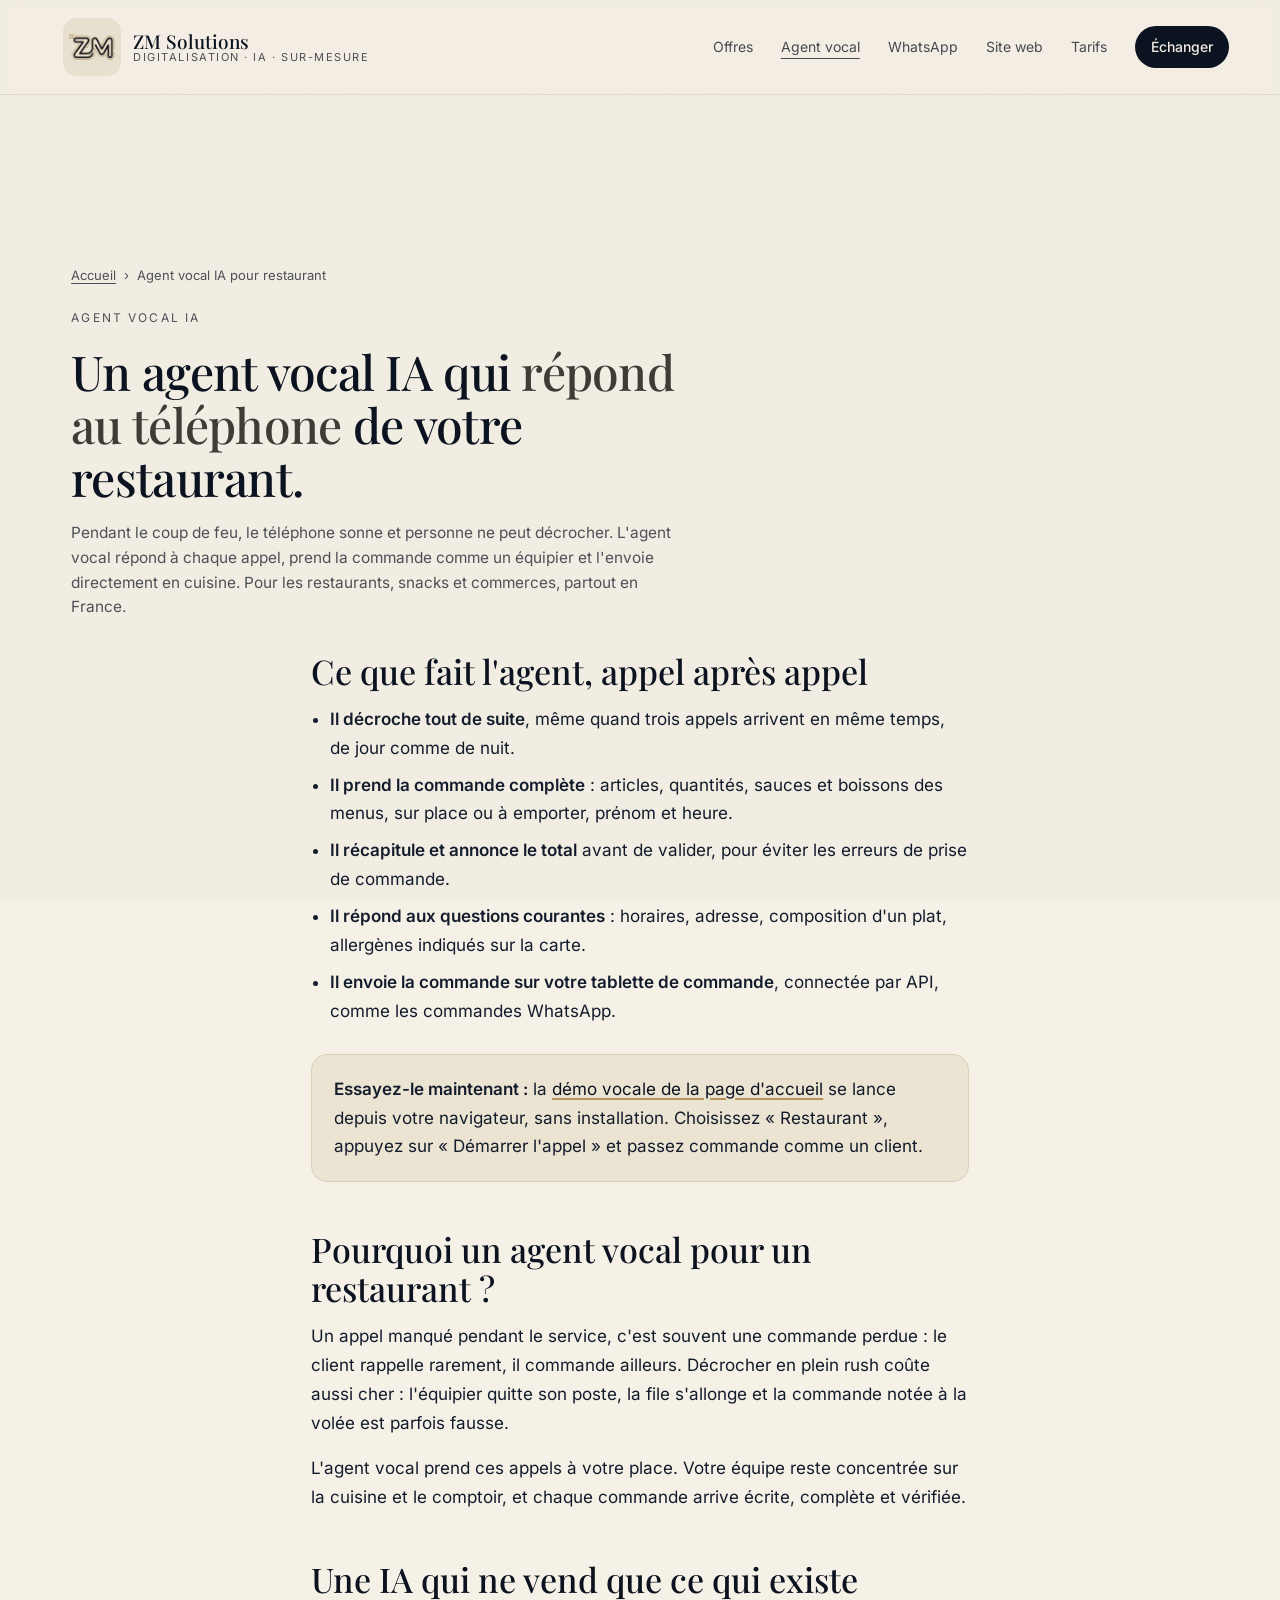
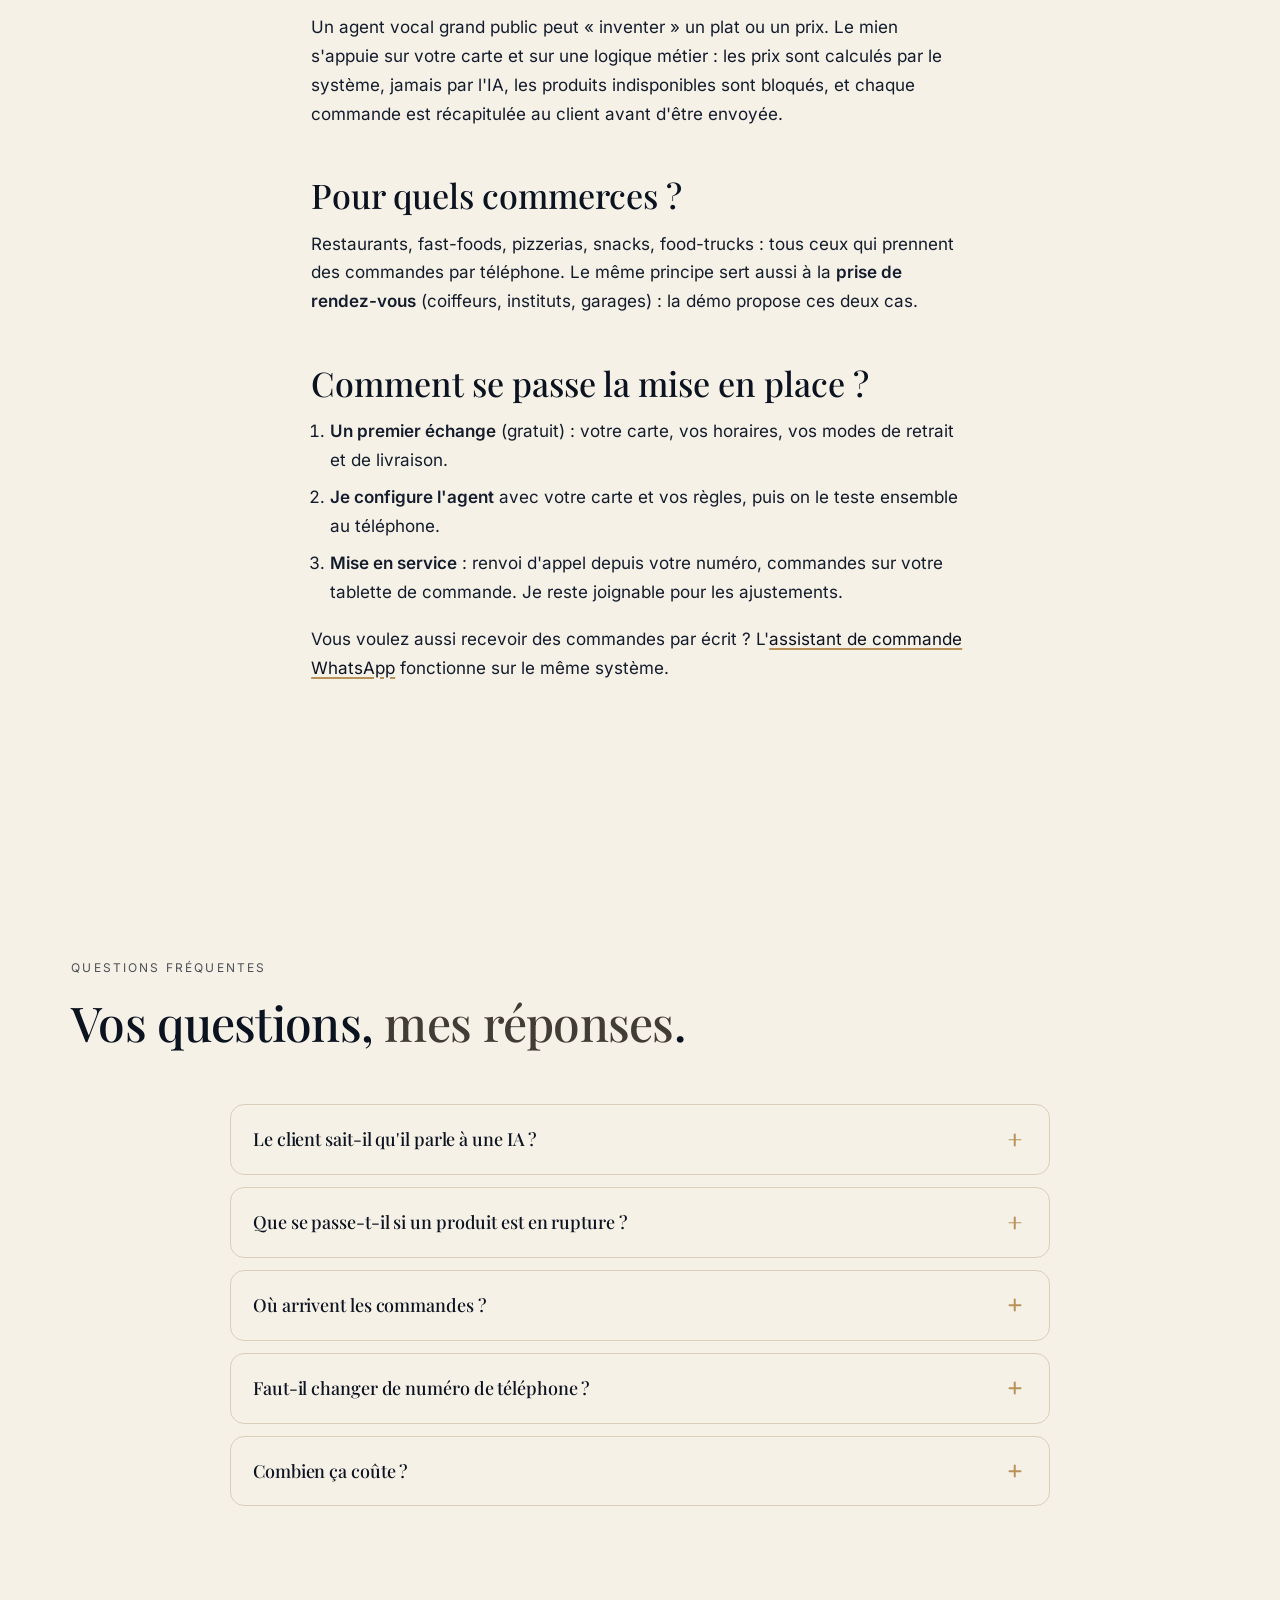
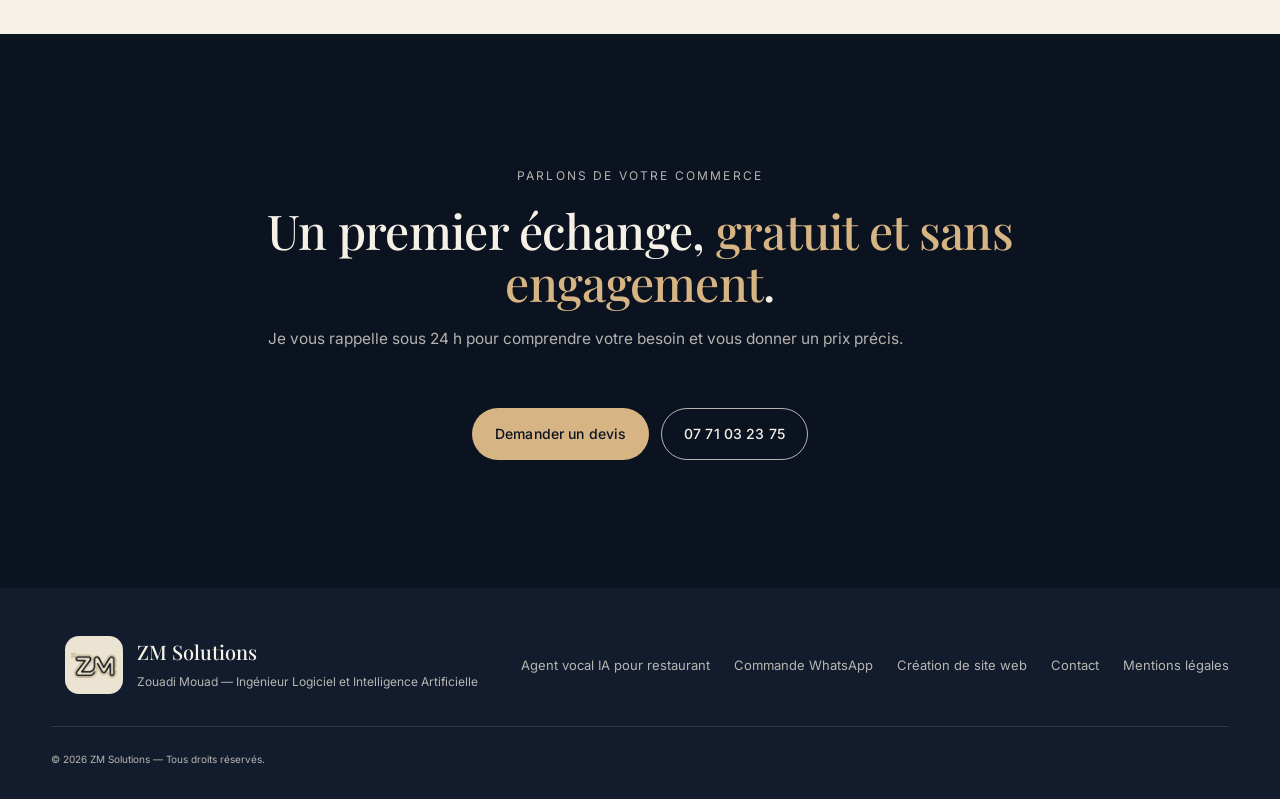
<file: agent-vocal-ia-restaurant/index.html>
<!doctype html>
<html lang="fr">
<head>
  <meta charset="utf-8" />
  <meta name="viewport" content="width=device-width, initial-scale=1" />
  <title>Agent vocal IA pour restaurant | ZM Solutions</title>
  <meta name="description" content="Un agent vocal IA qui répond au téléphone de votre restaurant 24h/24, prend les commandes et les envoie sur votre tablette de commande. Démo gratuite en ligne." />
  <meta name="robots" content="index, follow, max-image-preview:large" />
  <link rel="canonical" href="https://zmsolutions.fr/agent-vocal-ia-restaurant/" />
  <meta name="theme-color" content="#0c1320" />
  <meta property="og:type" content="website" />
  <meta property="og:site_name" content="ZM Solutions" />
  <meta property="og:locale" content="fr_FR" />
  <meta property="og:title" content="Agent vocal IA pour restaurant | ZM Solutions" />
  <meta property="og:description" content="Un agent vocal IA qui répond au téléphone de votre restaurant 24h/24, prend les commandes et les envoie sur votre tablette de commande. Démo gratuite en ligne." />
  <meta property="og:url" content="https://zmsolutions.fr/agent-vocal-ia-restaurant/" />
  <meta property="og:image" content="https://zmsolutions.fr/img/og-image.jpg" />
  <meta property="og:image:width" content="1200" />
  <meta property="og:image:height" content="630" />
  <meta name="twitter:card" content="summary_large_image" />
  <link rel="icon" href="/favicon.ico" sizes="48x48" />
  <link rel="icon" href="/img/icon-192.png" type="image/png" sizes="192x192" />
  <link rel="apple-touch-icon" href="/img/apple-touch-icon.png" />
  <!-- Polices hebergees sur le site (styles/base/fonts.css) : prechargees, elles s'affichent sans attendre le CSS. -->
  <link rel="preload" href="/fonts/inter-latin.woff2" as="font" type="font/woff2" crossorigin />
  <link rel="preload" href="/fonts/playfair-latin.woff2" as="font" type="font/woff2" crossorigin />
  <link rel="stylesheet" href="/styles/site.css?v=76b6db602f" />
  <script type="application/ld+json">
{
  "@context": "https://schema.org",
  "@graph": [
    {
      "@type": "BreadcrumbList",
      "itemListElement": [
        {
          "@type": "ListItem",
          "position": 1,
          "name": "Accueil",
          "item": "https://zmsolutions.fr/"
        },
        {
          "@type": "ListItem",
          "position": 2,
          "name": "Agent vocal IA pour restaurant",
          "item": "https://zmsolutions.fr/agent-vocal-ia-restaurant/"
        }
      ]
    },
    {
      "@type": "Service",
      "name": "Agent vocal IA pour restaurant",
      "serviceType": "Agent vocal IA pour restaurant",
      "url": "https://zmsolutions.fr/agent-vocal-ia-restaurant/",
      "description": "Un agent vocal IA qui répond au téléphone de votre restaurant 24h/24, prend les commandes et les envoie sur votre tablette de commande. Démo gratuite en ligne.",
      "provider": {
        "@id": "https://zmsolutions.fr/#organization"
      },
      "areaServed": [
        {
          "@type": "Country",
          "name": "France"
        }
      ]
    },
    {
      "@type": "FAQPage",
      "mainEntity": [
        {
          "@type": "Question",
          "name": "Le client sait-il qu'il parle à une IA ?",
          "acceptedAnswer": {
            "@type": "Answer",
            "text": "Oui, et c'est voulu : l'agent se présente comme l'assistant du restaurant. La voix est naturelle et il comprend les phrases du quotidien (« un menu tenders avec un coca, à emporter pour 20 h »). S'il ne comprend pas, il reformule ou propose de passer la main à l'équipe."
          }
        },
        {
          "@type": "Question",
          "name": "Que se passe-t-il si un produit est en rupture ?",
          "acceptedAnswer": {
            "@type": "Answer",
            "text": "L'agent lit la carte tenue à jour. Un produit marqué indisponible n'est jamais proposé ni vendu : il propose une alternative de la carte."
          }
        },
        {
          "@type": "Question",
          "name": "Où arrivent les commandes ?",
          "acceptedAnswer": {
            "@type": "Answer",
            "text": "Directement sur votre tablette de commande (votre caisse), connectée par API : la commande y apparaît comme les autres, avec le détail, les options, le prénom et l'heure. Si votre caisse n'a pas d'API, elle arrive sur la tablette ou le téléphone de l'équipe (via Telegram)."
          }
        },
        {
          "@type": "Question",
          "name": "Faut-il changer de numéro de téléphone ?",
          "acceptedAnswer": {
            "@type": "Answer",
            "text": "Non. Votre numéro actuel renvoie vers l'agent, par exemple quand la ligne est occupée ou en dehors des heures où l'équipe décroche. Vous choisissez quand l'agent prend le relais."
          }
        },
        {
          "@type": "Question",
          "name": "Combien ça coûte ?",
          "acceptedAnswer": {
            "@type": "Answer",
            "text": "Le prix dépend du volume d'appels et des fonctionnalités voulues. Vous pouvez acheter l'outil ou le louer au mois ; je vous donne un prix précis après un premier échange gratuit."
          }
        }
      ]
    }
  ]
}
  </script>
</head>
<body>
  <div class="grain" aria-hidden="true"></div>

  <header class="nav" id="nav">
    <a href="/" class="nav__brand">
      <picture><source srcset="/img/logo.webp" type="image/webp" /><img src="/img/logo.png" alt="" class="nav__logo" width="102" height="56" /></picture>
      <span class="nav__wordmark">
        <span class="nav__wordmark-main">ZM Solutions</span>
        <span class="nav__wordmark-sub">Digitalisation · IA · Sur-mesure</span>
      </span>
    </a>
    <nav class="nav__links" aria-label="Navigation principale">
      <a href="/#valeur">Offres</a>
      <a href="/agent-vocal-ia-restaurant/" aria-current="page">Agent vocal</a>
      <a href="/commande-whatsapp-restaurant/">WhatsApp</a>
      <a href="/creation-site-web/">Site web</a>
      <a href="/#tarifs">Tarifs</a>
      <a href="/#contact" class="nav__cta">Échanger</a>
    </nav>
    <button class="nav__burger" aria-label="Menu" aria-expanded="false">
      <span></span><span></span><span></span>
    </button>
  </header>

  <main id="top">
    <section class="section page-hero">
      <nav class="crumbs" aria-label="Fil d'Ariane"><a href="/">Accueil</a> <span aria-hidden="true">›</span> <span>Agent vocal IA pour restaurant</span></nav>
      <span class="eyebrow">Agent vocal IA</span>
      <h1 class="section__title">Un agent vocal IA qui <em>répond au téléphone</em> de votre restaurant.</h1>
      <p class="section__sub">Pendant le coup de feu, le téléphone sonne et personne ne peut décrocher. L'agent vocal répond à chaque appel, prend la commande comme un équipier et l'envoie directement en cuisine. Pour les restaurants, snacks et commerces, partout en France.</p>
    </section>

    <article class="section prose">
<h2>Ce que fait l'agent, appel après appel</h2>
      <ul>
        <li><strong>Il décroche tout de suite</strong>, même quand trois appels arrivent en même temps, de jour comme de nuit.</li>
        <li><strong>Il prend la commande complète</strong>&nbsp;: articles, quantités, sauces et boissons des menus, sur place ou à emporter, prénom et heure.</li>
        <li><strong>Il récapitule et annonce le total</strong> avant de valider, pour éviter les erreurs de prise de commande.</li>
        <li><strong>Il répond aux questions courantes</strong>&nbsp;: horaires, adresse, composition d'un plat, allergènes indiqués sur la carte.</li>
        <li><strong>Il envoie la commande sur votre tablette de commande</strong>, connectée par API, comme les commandes WhatsApp.</li>
      </ul>

      <div class="callout">
        <p><strong>Essayez-le maintenant&nbsp;:</strong> la <a href="/#agent">démo vocale de la page d'accueil</a> se lance depuis votre navigateur, sans installation. Choisissez «&nbsp;Restaurant&nbsp;», appuyez sur «&nbsp;Démarrer l'appel&nbsp;» et passez commande comme un client.</p>
      </div>

      <h2>Pourquoi un agent vocal pour un restaurant&nbsp;?</h2>
      <p>Un appel manqué pendant le service, c'est souvent une commande perdue&nbsp;: le client rappelle rarement, il commande ailleurs. Décrocher en plein rush coûte aussi cher&nbsp;: l'équipier quitte son poste, la file s'allonge et la commande notée à la volée est parfois fausse.</p>
      <p>L'agent vocal prend ces appels à votre place. Votre équipe reste concentrée sur la cuisine et le comptoir, et chaque commande arrive écrite, complète et vérifiée.</p>

      <h2>Une IA qui ne vend que ce qui existe</h2>
      <p>Un agent vocal grand public peut «&nbsp;inventer&nbsp;» un plat ou un prix. Le mien s'appuie sur votre carte et sur une logique métier&nbsp;: les prix sont calculés par le système, jamais par l'IA, les produits indisponibles sont bloqués, et chaque commande est récapitulée au client avant d'être envoyée.</p>

      <h2>Pour quels commerces&nbsp;?</h2>
      <p>Restaurants, fast-foods, pizzerias, snacks, food-trucks&nbsp;: tous ceux qui prennent des commandes par téléphone. Le même principe sert aussi à la <strong>prise de rendez-vous</strong> (coiffeurs, instituts, garages)&nbsp;: la démo propose ces deux cas.</p>

      <h2>Comment se passe la mise en place&nbsp;?</h2>
      <ol>
        <li><strong>Un premier échange</strong> (gratuit)&nbsp;: votre carte, vos horaires, vos modes de retrait et de livraison.</li>
        <li><strong>Je configure l'agent</strong> avec votre carte et vos règles, puis on le teste ensemble au téléphone.</li>
        <li><strong>Mise en service</strong>&nbsp;: renvoi d'appel depuis votre numéro, commandes sur votre tablette de commande. Je reste joignable pour les ajustements.</li>
      </ol>
      <p>Vous voulez aussi recevoir des commandes par écrit&nbsp;? L'<a href="/commande-whatsapp-restaurant/">assistant de commande WhatsApp</a> fonctionne sur le même système.</p>
    </article>

    <section class="section" id="faq">
      <div class="section__head"><span class="eyebrow">Questions fréquentes</span><h2 class="section__title">Vos questions, <em>mes réponses</em>.</h2></div>
      <div class="faq">
        <details class="faq__item">
          <summary class="faq__q">Le client sait-il qu'il parle à une IA&nbsp;? <span class="faq__icon" aria-hidden="true"></span></summary>
          <p class="faq__a">Oui, et c'est voulu&nbsp;: l'agent se présente comme l'assistant du restaurant. La voix est naturelle et il comprend les phrases du quotidien («&nbsp;un menu tenders avec un coca, à emporter pour 20 h&nbsp;»). S'il ne comprend pas, il reformule ou propose de passer la main à l'équipe.</p>
        </details>
        <details class="faq__item">
          <summary class="faq__q">Que se passe-t-il si un produit est en rupture&nbsp;? <span class="faq__icon" aria-hidden="true"></span></summary>
          <p class="faq__a">L'agent lit la carte tenue à jour. Un produit marqué indisponible n'est jamais proposé ni vendu&nbsp;: il propose une alternative de la carte.</p>
        </details>
        <details class="faq__item">
          <summary class="faq__q">Où arrivent les commandes&nbsp;? <span class="faq__icon" aria-hidden="true"></span></summary>
          <p class="faq__a">Directement sur votre tablette de commande (votre caisse), connectée par API&nbsp;: la commande y apparaît comme les autres, avec le détail, les options, le prénom et l'heure. Si votre caisse n'a pas d'API, elle arrive sur la tablette ou le téléphone de l'équipe (via Telegram).</p>
        </details>
        <details class="faq__item">
          <summary class="faq__q">Faut-il changer de numéro de téléphone&nbsp;? <span class="faq__icon" aria-hidden="true"></span></summary>
          <p class="faq__a">Non. Votre numéro actuel renvoie vers l'agent, par exemple quand la ligne est occupée ou en dehors des heures où l'équipe décroche. Vous choisissez quand l'agent prend le relais.</p>
        </details>
        <details class="faq__item">
          <summary class="faq__q">Combien ça coûte&nbsp;? <span class="faq__icon" aria-hidden="true"></span></summary>
          <p class="faq__a">Le prix dépend du volume d'appels et des fonctionnalités voulues. Vous pouvez acheter l'outil ou le louer au mois&nbsp;; je vous donne un prix précis après un premier échange gratuit.</p>
        </details>
      </div>
    </section>

    <section class="section section--dark page-cta">
      <div class="section__head">
        <span class="eyebrow">Parlons de votre commerce</span>
        <h2 class="section__title">Un premier échange, <em>gratuit et sans engagement</em>.</h2>
        <p class="section__sub">Je vous rappelle sous 24&nbsp;h pour comprendre votre besoin et vous donner un prix précis.</p>
      </div>
      <div class="page-cta__actions">
        <a href="/#contact" class="btn btn--primary">Demander un devis</a>
        <a href="tel:+33771032375" class="btn btn--ghost">07 71 03 23 75</a>
      </div>
    </section>
  </main>

  <footer class="footer">
    <div class="footer__top">
      <div class="footer__brand">
        <picture><source srcset="/img/logo.webp" type="image/webp" /><img src="/img/logo.png" alt="" width="102" height="56" loading="lazy" /></picture>
        <div>
          <strong>ZM Solutions</strong>
          <span>Zouadi Mouad — Ingénieur Logiciel et Intelligence Artificielle</span>
        </div>
      </div>
      <nav class="footer__nav" aria-label="Pied de page">
        <a href="/agent-vocal-ia-restaurant/">Agent vocal IA pour restaurant</a>
        <a href="/commande-whatsapp-restaurant/">Commande WhatsApp</a>
        <a href="/creation-site-web/">Création de site web</a>
        <a href="/#contact">Contact</a>
        <a href="/mentions-legales/">Mentions légales</a>
      </nav>
    </div>
    <div class="footer__bottom">
      <small>© <span id="year"></span> ZM Solutions — Tous droits réservés.</small>
    </div>
  </footer>
  <script type="module" src="/scripts/page.js?v=83d33ae494"></script>
</body>
</html>
</file>
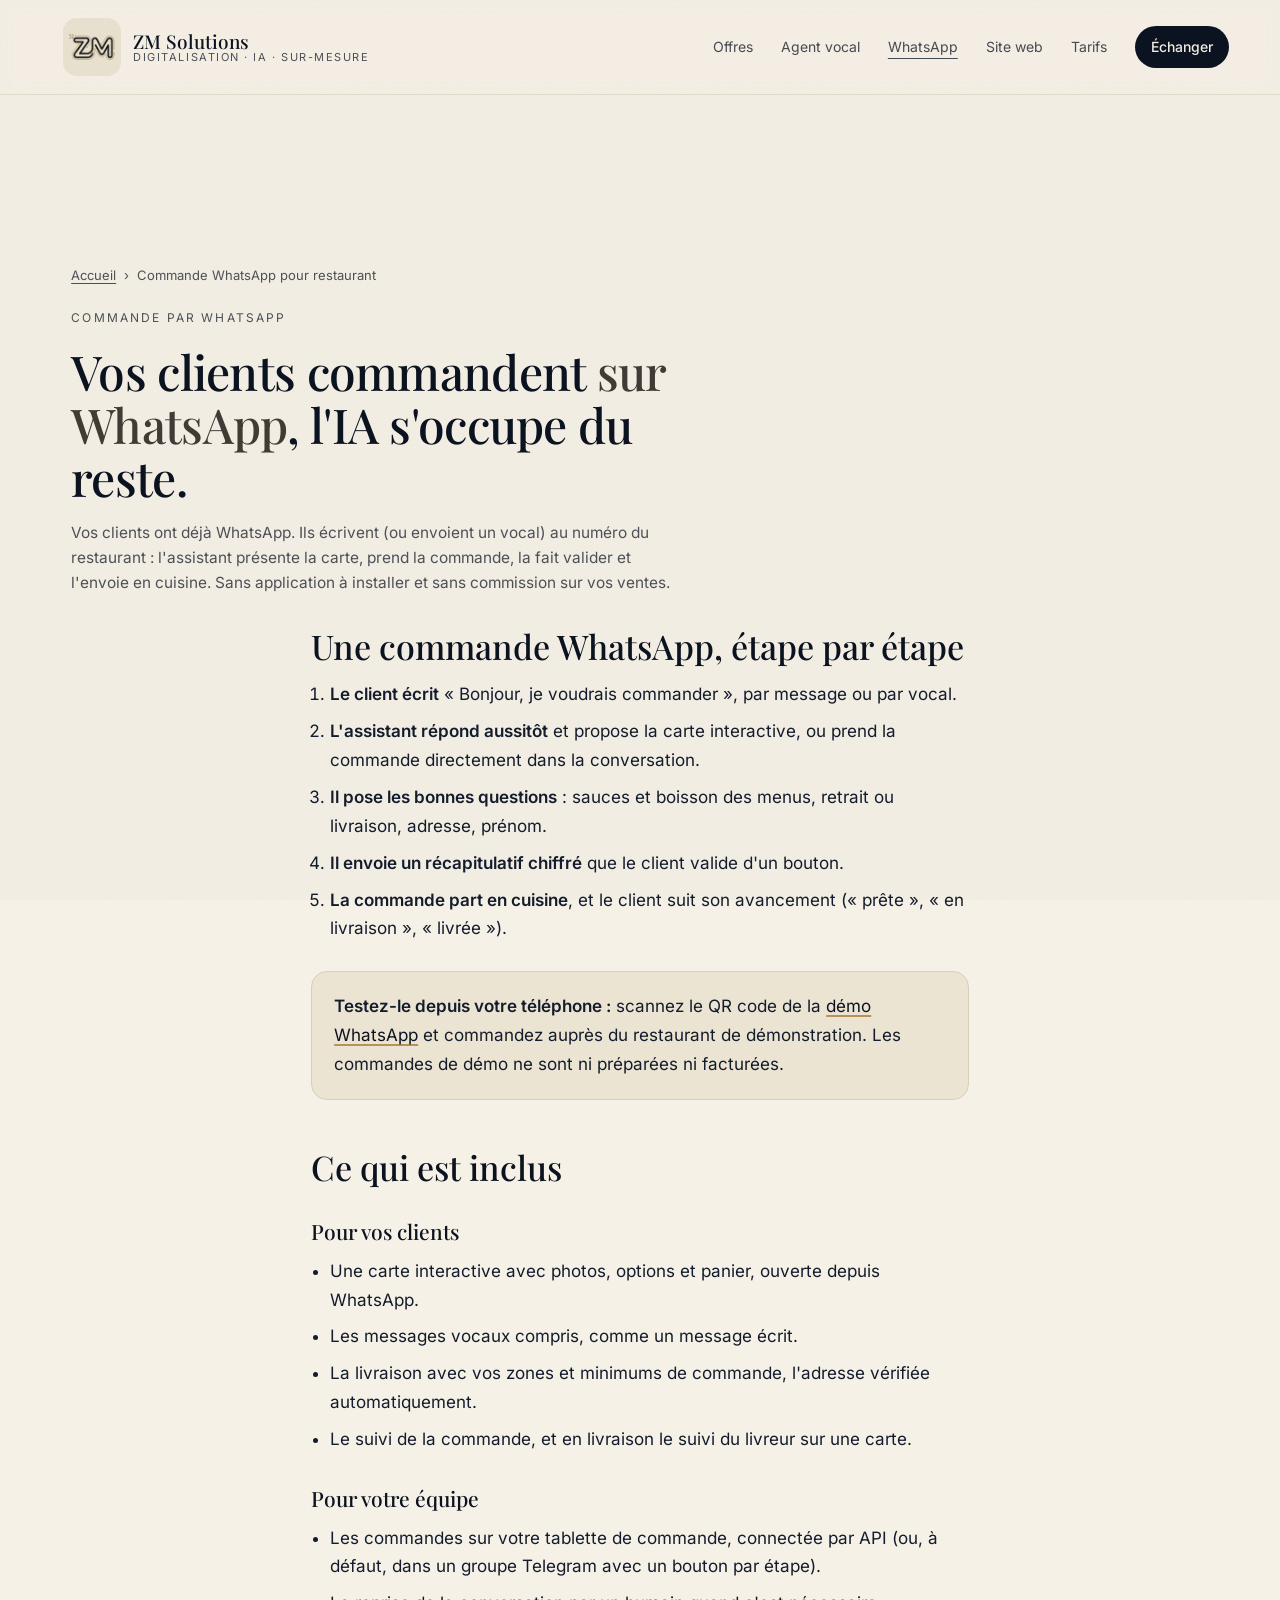
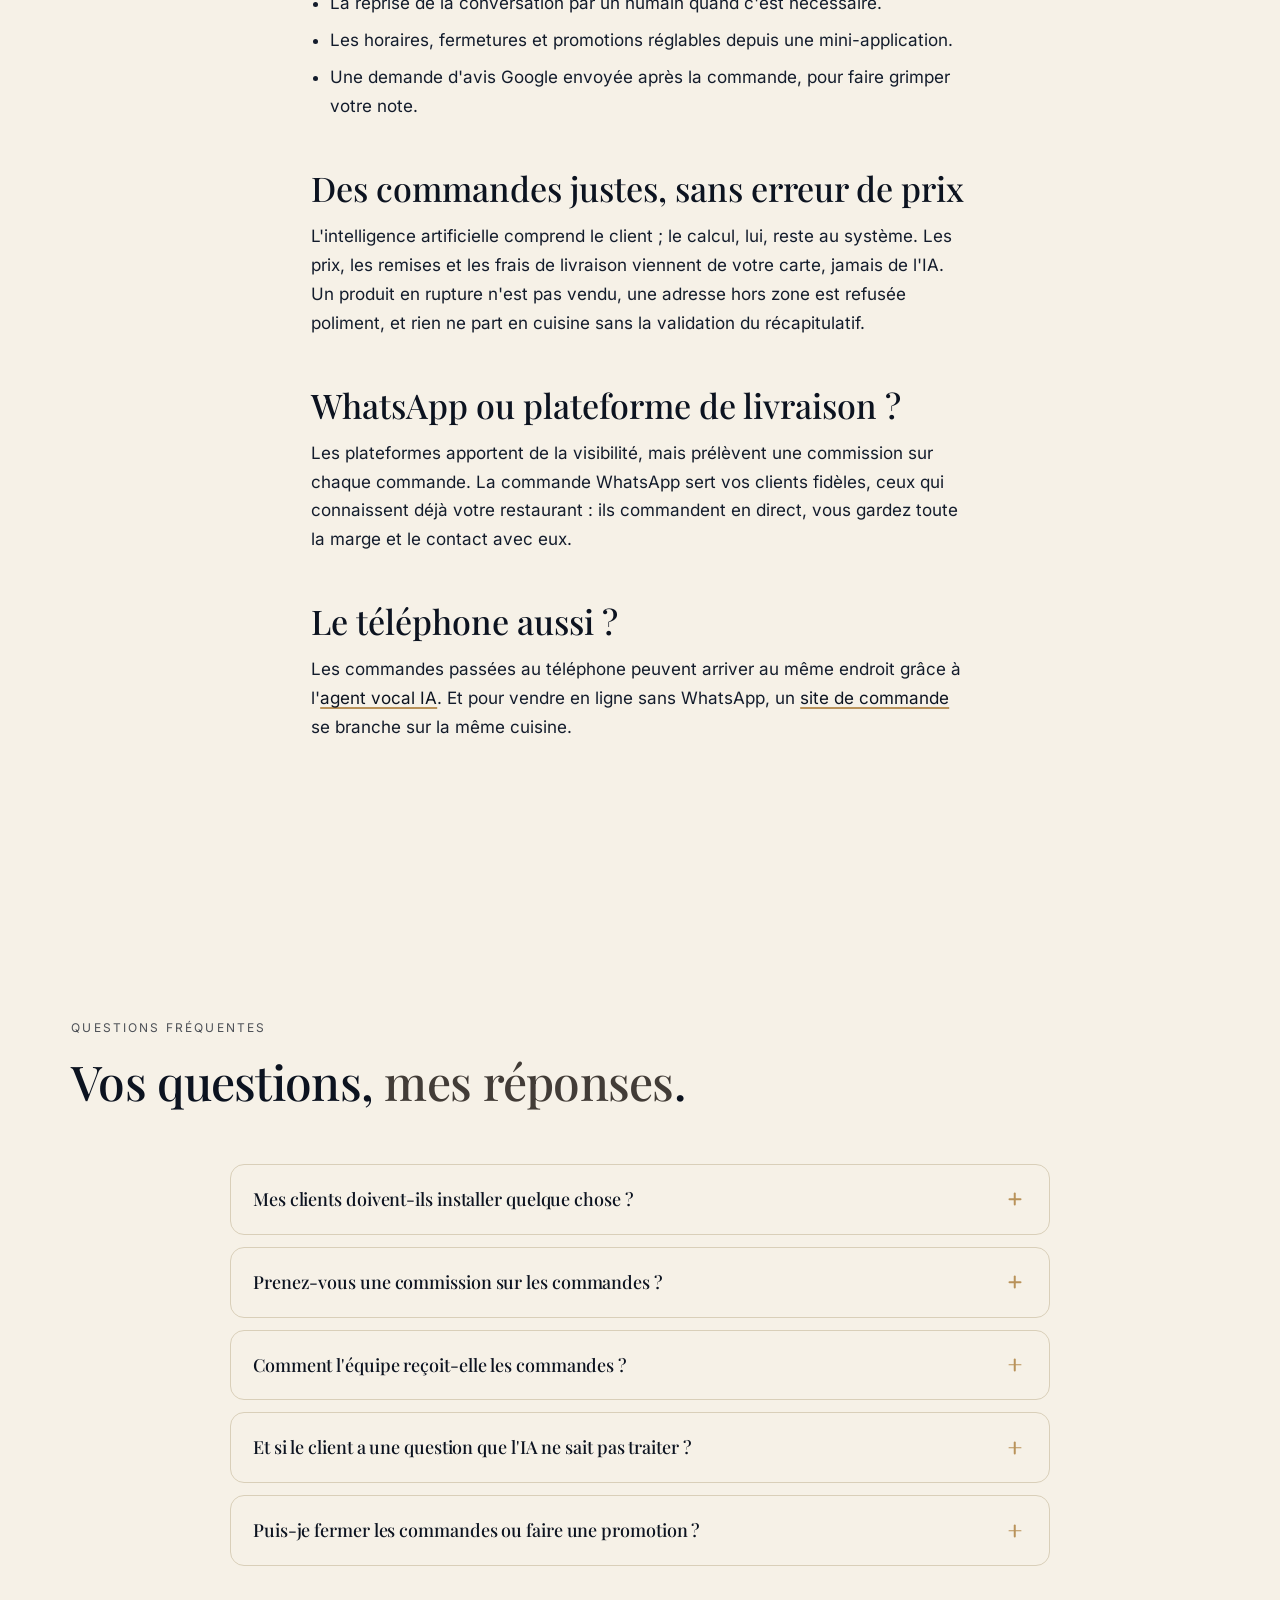
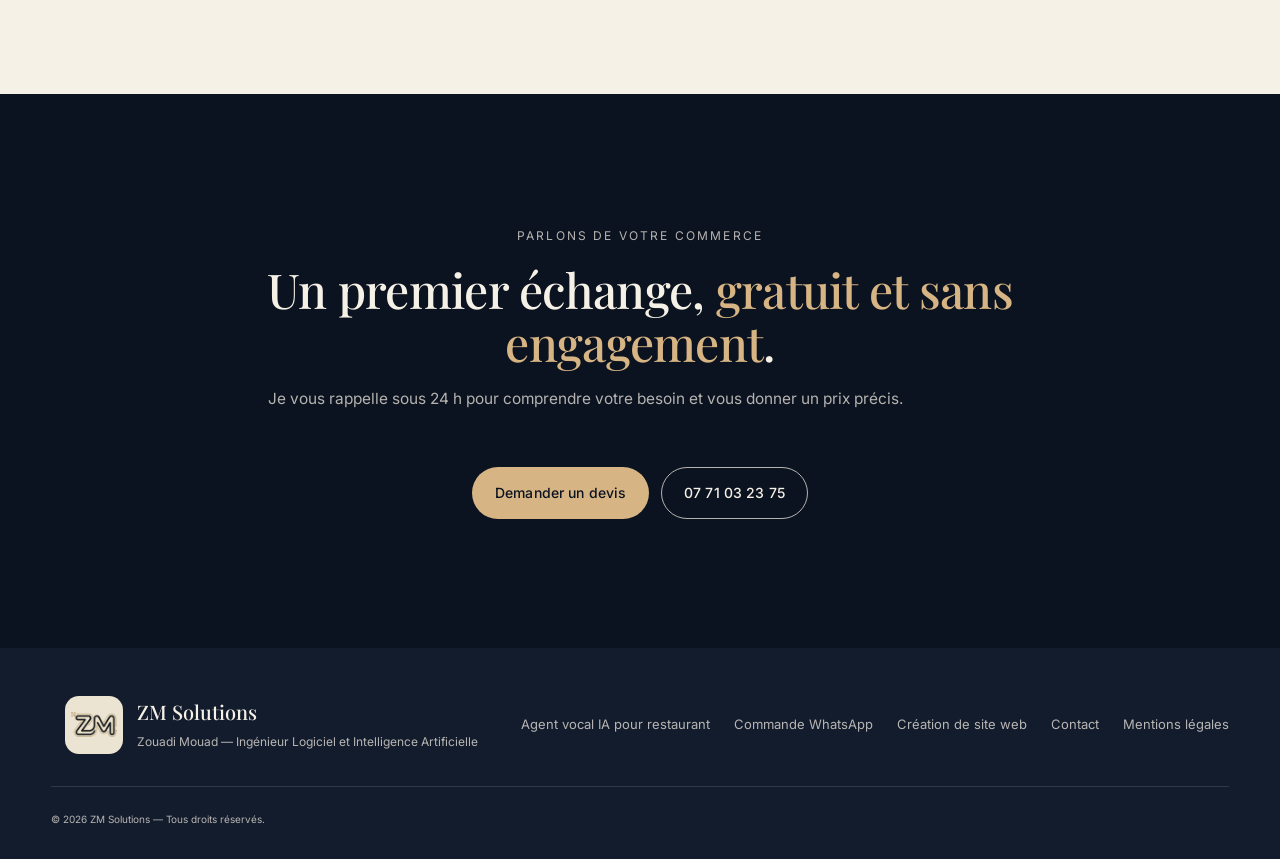
<file: commande-whatsapp-restaurant/index.html>
<!doctype html>
<html lang="fr">
<head>
  <meta charset="utf-8" />
  <meta name="viewport" content="width=device-width, initial-scale=1" />
  <title>Commande WhatsApp pour restaurant | ZM Solutions</title>
  <meta name="description" content="Vos clients commandent sur WhatsApp, l&#x27;assistant IA prend la commande 24h/24 et l&#x27;envoie en cuisine. Sans commission. Démo à tester par QR code." />
  <meta name="robots" content="index, follow, max-image-preview:large" />
  <link rel="canonical" href="https://zmsolutions.fr/commande-whatsapp-restaurant/" />
  <meta name="theme-color" content="#0c1320" />
  <meta property="og:type" content="website" />
  <meta property="og:site_name" content="ZM Solutions" />
  <meta property="og:locale" content="fr_FR" />
  <meta property="og:title" content="Commande WhatsApp pour restaurant | ZM Solutions" />
  <meta property="og:description" content="Vos clients commandent sur WhatsApp, l&#x27;assistant IA prend la commande 24h/24 et l&#x27;envoie en cuisine. Sans commission. Démo à tester par QR code." />
  <meta property="og:url" content="https://zmsolutions.fr/commande-whatsapp-restaurant/" />
  <meta property="og:image" content="https://zmsolutions.fr/img/og-image.jpg" />
  <meta property="og:image:width" content="1200" />
  <meta property="og:image:height" content="630" />
  <meta name="twitter:card" content="summary_large_image" />
  <link rel="icon" href="/favicon.ico" sizes="48x48" />
  <link rel="icon" href="/img/icon-192.png" type="image/png" sizes="192x192" />
  <link rel="apple-touch-icon" href="/img/apple-touch-icon.png" />
  <!-- Polices hebergees sur le site (styles/base/fonts.css) : prechargees, elles s'affichent sans attendre le CSS. -->
  <link rel="preload" href="/fonts/inter-latin.woff2" as="font" type="font/woff2" crossorigin />
  <link rel="preload" href="/fonts/playfair-latin.woff2" as="font" type="font/woff2" crossorigin />
  <link rel="stylesheet" href="/styles/site.css?v=76b6db602f" />
  <script type="application/ld+json">
{
  "@context": "https://schema.org",
  "@graph": [
    {
      "@type": "BreadcrumbList",
      "itemListElement": [
        {
          "@type": "ListItem",
          "position": 1,
          "name": "Accueil",
          "item": "https://zmsolutions.fr/"
        },
        {
          "@type": "ListItem",
          "position": 2,
          "name": "Commande WhatsApp pour restaurant",
          "item": "https://zmsolutions.fr/commande-whatsapp-restaurant/"
        }
      ]
    },
    {
      "@type": "Service",
      "name": "Assistant de commande WhatsApp pour restaurant",
      "serviceType": "Assistant de commande WhatsApp pour restaurant",
      "url": "https://zmsolutions.fr/commande-whatsapp-restaurant/",
      "description": "Vos clients commandent sur WhatsApp, l'assistant IA prend la commande 24h/24 et l'envoie en cuisine. Sans commission. Démo à tester par QR code.",
      "provider": {
        "@id": "https://zmsolutions.fr/#organization"
      },
      "areaServed": [
        {
          "@type": "Country",
          "name": "France"
        }
      ]
    },
    {
      "@type": "FAQPage",
      "mainEntity": [
        {
          "@type": "Question",
          "name": "Mes clients doivent-ils installer quelque chose ?",
          "acceptedAnswer": {
            "@type": "Answer",
            "text": "Non. Ils écrivent au numéro WhatsApp du restaurant, comme à un ami. La carte interactive s'ouvre dans WhatsApp, sans téléchargement."
          }
        },
        {
          "@type": "Question",
          "name": "Prenez-vous une commission sur les commandes ?",
          "acceptedAnswer": {
            "@type": "Answer",
            "text": "Non. Contrairement aux plateformes de livraison, il n'y a aucune commission par commande : vous payez l'outil, pas un pourcentage de votre chiffre d'affaires."
          }
        },
        {
          "@type": "Question",
          "name": "Comment l'équipe reçoit-elle les commandes ?",
          "acceptedAnswer": {
            "@type": "Answer",
            "text": "Directement sur votre tablette de commande (votre caisse), connectée par API : détail, total, adresse. Si votre caisse n'a pas d'API, dans un groupe Telegram avec des boutons pour faire avancer la commande. Le client est prévenu automatiquement à chaque étape."
          }
        },
        {
          "@type": "Question",
          "name": "Et si le client a une question que l'IA ne sait pas traiter ?",
          "acceptedAnswer": {
            "@type": "Answer",
            "text": "Il demande à parler à quelqu'un : l'équipe est prévenue et répond elle-même au client depuis Telegram, dans la même conversation WhatsApp."
          }
        },
        {
          "@type": "Question",
          "name": "Puis-je fermer les commandes ou faire une promotion ?",
          "acceptedAnswer": {
            "@type": "Answer",
            "text": "Oui, depuis une petite application dans Telegram : horaires d'ouverture, fermeture exceptionnelle, promotions envoyées aux clients, clients bloqués, demandes d'avis Google."
          }
        }
      ]
    }
  ]
}
  </script>
</head>
<body>
  <div class="grain" aria-hidden="true"></div>

  <header class="nav" id="nav">
    <a href="/" class="nav__brand">
      <picture><source srcset="/img/logo.webp" type="image/webp" /><img src="/img/logo.png" alt="" class="nav__logo" width="102" height="56" /></picture>
      <span class="nav__wordmark">
        <span class="nav__wordmark-main">ZM Solutions</span>
        <span class="nav__wordmark-sub">Digitalisation · IA · Sur-mesure</span>
      </span>
    </a>
    <nav class="nav__links" aria-label="Navigation principale">
      <a href="/#valeur">Offres</a>
      <a href="/agent-vocal-ia-restaurant/">Agent vocal</a>
      <a href="/commande-whatsapp-restaurant/" aria-current="page">WhatsApp</a>
      <a href="/creation-site-web/">Site web</a>
      <a href="/#tarifs">Tarifs</a>
      <a href="/#contact" class="nav__cta">Échanger</a>
    </nav>
    <button class="nav__burger" aria-label="Menu" aria-expanded="false">
      <span></span><span></span><span></span>
    </button>
  </header>

  <main id="top">
    <section class="section page-hero">
      <nav class="crumbs" aria-label="Fil d'Ariane"><a href="/">Accueil</a> <span aria-hidden="true">›</span> <span>Commande WhatsApp pour restaurant</span></nav>
      <span class="eyebrow">Commande par WhatsApp</span>
      <h1 class="section__title">Vos clients commandent <em>sur WhatsApp</em>, l'IA s'occupe du reste.</h1>
      <p class="section__sub">Vos clients ont déjà WhatsApp. Ils écrivent (ou envoient un vocal) au numéro du restaurant&nbsp;: l'assistant présente la carte, prend la commande, la fait valider et l'envoie en cuisine. Sans application à installer et sans commission sur vos ventes.</p>
    </section>

    <article class="section prose">
<h2>Une commande WhatsApp, étape par étape</h2>
      <ol>
        <li><strong>Le client écrit</strong> «&nbsp;Bonjour, je voudrais commander&nbsp;», par message ou par vocal.</li>
        <li><strong>L'assistant répond aussitôt</strong> et propose la carte interactive, ou prend la commande directement dans la conversation.</li>
        <li><strong>Il pose les bonnes questions</strong>&nbsp;: sauces et boisson des menus, retrait ou livraison, adresse, prénom.</li>
        <li><strong>Il envoie un récapitulatif chiffré</strong> que le client valide d'un bouton.</li>
        <li><strong>La commande part en cuisine</strong>, et le client suit son avancement («&nbsp;prête&nbsp;», «&nbsp;en livraison&nbsp;», «&nbsp;livrée&nbsp;»).</li>
      </ol>

      <div class="callout">
        <p><strong>Testez-le depuis votre téléphone&nbsp;:</strong> scannez le QR code de la <a href="/#whatsapp">démo WhatsApp</a> et commandez auprès du restaurant de démonstration. Les commandes de démo ne sont ni préparées ni facturées.</p>
      </div>

      <h2>Ce qui est inclus</h2>
      <h3>Pour vos clients</h3>
      <ul>
        <li>Une carte interactive avec photos, options et panier, ouverte depuis WhatsApp.</li>
        <li>Les messages vocaux compris, comme un message écrit.</li>
        <li>La livraison avec vos zones et minimums de commande, l'adresse vérifiée automatiquement.</li>
        <li>Le suivi de la commande, et en livraison le suivi du livreur sur une carte.</li>
      </ul>
      <h3>Pour votre équipe</h3>
      <ul>
        <li>Les commandes sur votre tablette de commande, connectée par API (ou, à défaut, dans un groupe Telegram avec un bouton par étape).</li>
        <li>La reprise de la conversation par un humain quand c'est nécessaire.</li>
        <li>Les horaires, fermetures et promotions réglables depuis une mini-application.</li>
        <li>Une demande d'avis Google envoyée après la commande, pour faire grimper votre note.</li>
      </ul>

      <h2>Des commandes justes, sans erreur de prix</h2>
      <p>L'intelligence artificielle comprend le client&nbsp;; le calcul, lui, reste au système. Les prix, les remises et les frais de livraison viennent de votre carte, jamais de l'IA. Un produit en rupture n'est pas vendu, une adresse hors zone est refusée poliment, et rien ne part en cuisine sans la validation du récapitulatif.</p>

      <h2>WhatsApp ou plateforme de livraison&nbsp;?</h2>
      <p>Les plateformes apportent de la visibilité, mais prélèvent une commission sur chaque commande. La commande WhatsApp sert vos clients fidèles, ceux qui connaissent déjà votre restaurant&nbsp;: ils commandent en direct, vous gardez toute la marge et le contact avec eux.</p>

      <h2>Le téléphone aussi&nbsp;?</h2>
      <p>Les commandes passées au téléphone peuvent arriver au même endroit grâce à l'<a href="/agent-vocal-ia-restaurant/">agent vocal IA</a>. Et pour vendre en ligne sans WhatsApp, un <a href="/creation-site-web/">site de commande</a> se branche sur la même cuisine.</p>
    </article>

    <section class="section" id="faq">
      <div class="section__head"><span class="eyebrow">Questions fréquentes</span><h2 class="section__title">Vos questions, <em>mes réponses</em>.</h2></div>
      <div class="faq">
        <details class="faq__item">
          <summary class="faq__q">Mes clients doivent-ils installer quelque chose&nbsp;? <span class="faq__icon" aria-hidden="true"></span></summary>
          <p class="faq__a">Non. Ils écrivent au numéro WhatsApp du restaurant, comme à un ami. La carte interactive s'ouvre dans WhatsApp, sans téléchargement.</p>
        </details>
        <details class="faq__item">
          <summary class="faq__q">Prenez-vous une commission sur les commandes&nbsp;? <span class="faq__icon" aria-hidden="true"></span></summary>
          <p class="faq__a">Non. Contrairement aux plateformes de livraison, il n'y a aucune commission par commande&nbsp;: vous payez l'outil, pas un pourcentage de votre chiffre d'affaires.</p>
        </details>
        <details class="faq__item">
          <summary class="faq__q">Comment l'équipe reçoit-elle les commandes&nbsp;? <span class="faq__icon" aria-hidden="true"></span></summary>
          <p class="faq__a">Directement sur votre tablette de commande (votre caisse), connectée par API&nbsp;: détail, total, adresse. Si votre caisse n'a pas d'API, dans un groupe Telegram avec des boutons pour faire avancer la commande. Le client est prévenu automatiquement à chaque étape.</p>
        </details>
        <details class="faq__item">
          <summary class="faq__q">Et si le client a une question que l'IA ne sait pas traiter&nbsp;? <span class="faq__icon" aria-hidden="true"></span></summary>
          <p class="faq__a">Il demande à parler à quelqu'un&nbsp;: l'équipe est prévenue et répond elle-même au client depuis Telegram, dans la même conversation WhatsApp.</p>
        </details>
        <details class="faq__item">
          <summary class="faq__q">Puis-je fermer les commandes ou faire une promotion&nbsp;? <span class="faq__icon" aria-hidden="true"></span></summary>
          <p class="faq__a">Oui, depuis une petite application dans Telegram&nbsp;: horaires d'ouverture, fermeture exceptionnelle, promotions envoyées aux clients, clients bloqués, demandes d'avis Google.</p>
        </details>
      </div>
    </section>

    <section class="section section--dark page-cta">
      <div class="section__head">
        <span class="eyebrow">Parlons de votre commerce</span>
        <h2 class="section__title">Un premier échange, <em>gratuit et sans engagement</em>.</h2>
        <p class="section__sub">Je vous rappelle sous 24&nbsp;h pour comprendre votre besoin et vous donner un prix précis.</p>
      </div>
      <div class="page-cta__actions">
        <a href="/#contact" class="btn btn--primary">Demander un devis</a>
        <a href="tel:+33771032375" class="btn btn--ghost">07 71 03 23 75</a>
      </div>
    </section>
  </main>

  <footer class="footer">
    <div class="footer__top">
      <div class="footer__brand">
        <picture><source srcset="/img/logo.webp" type="image/webp" /><img src="/img/logo.png" alt="" width="102" height="56" loading="lazy" /></picture>
        <div>
          <strong>ZM Solutions</strong>
          <span>Zouadi Mouad — Ingénieur Logiciel et Intelligence Artificielle</span>
        </div>
      </div>
      <nav class="footer__nav" aria-label="Pied de page">
        <a href="/agent-vocal-ia-restaurant/">Agent vocal IA pour restaurant</a>
        <a href="/commande-whatsapp-restaurant/">Commande WhatsApp</a>
        <a href="/creation-site-web/">Création de site web</a>
        <a href="/#contact">Contact</a>
        <a href="/mentions-legales/">Mentions légales</a>
      </nav>
    </div>
    <div class="footer__bottom">
      <small>© <span id="year"></span> ZM Solutions — Tous droits réservés.</small>
    </div>
  </footer>
  <script type="module" src="/scripts/page.js?v=83d33ae494"></script>
</body>
</html>
</file>
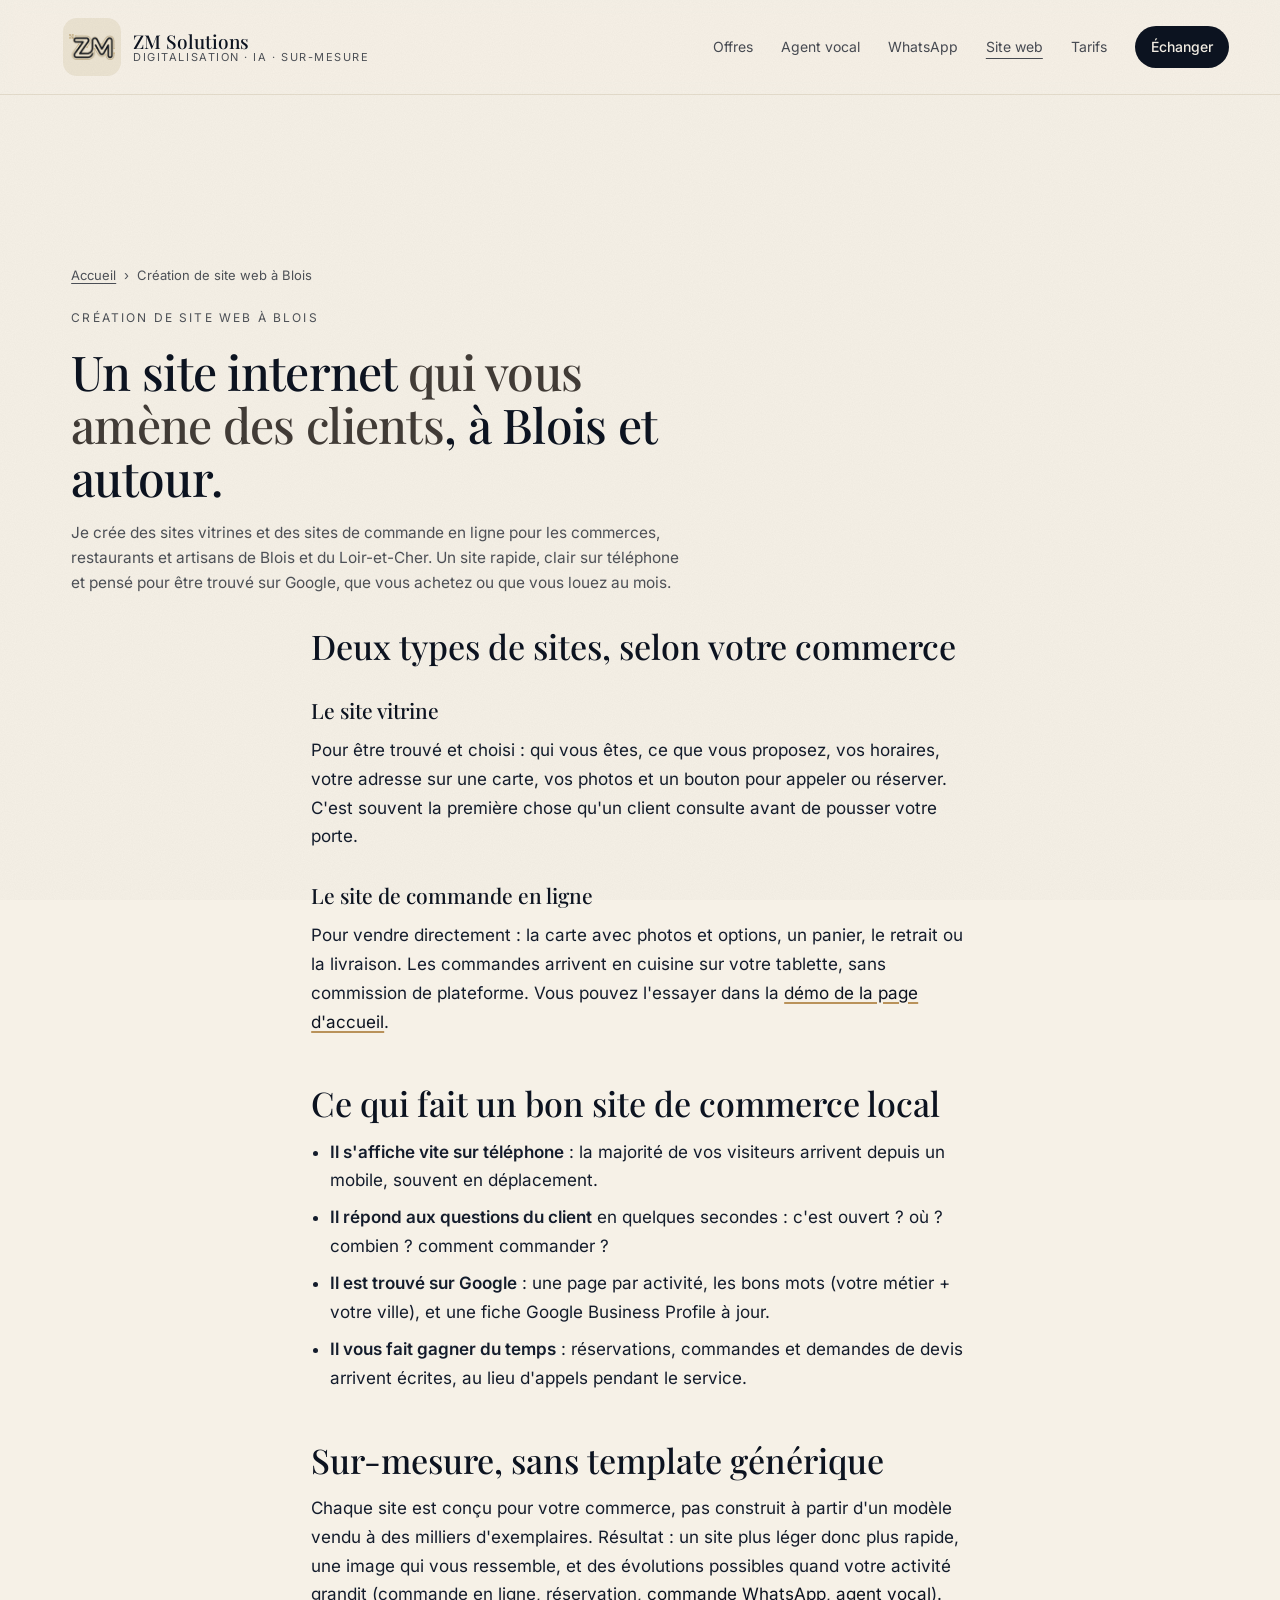
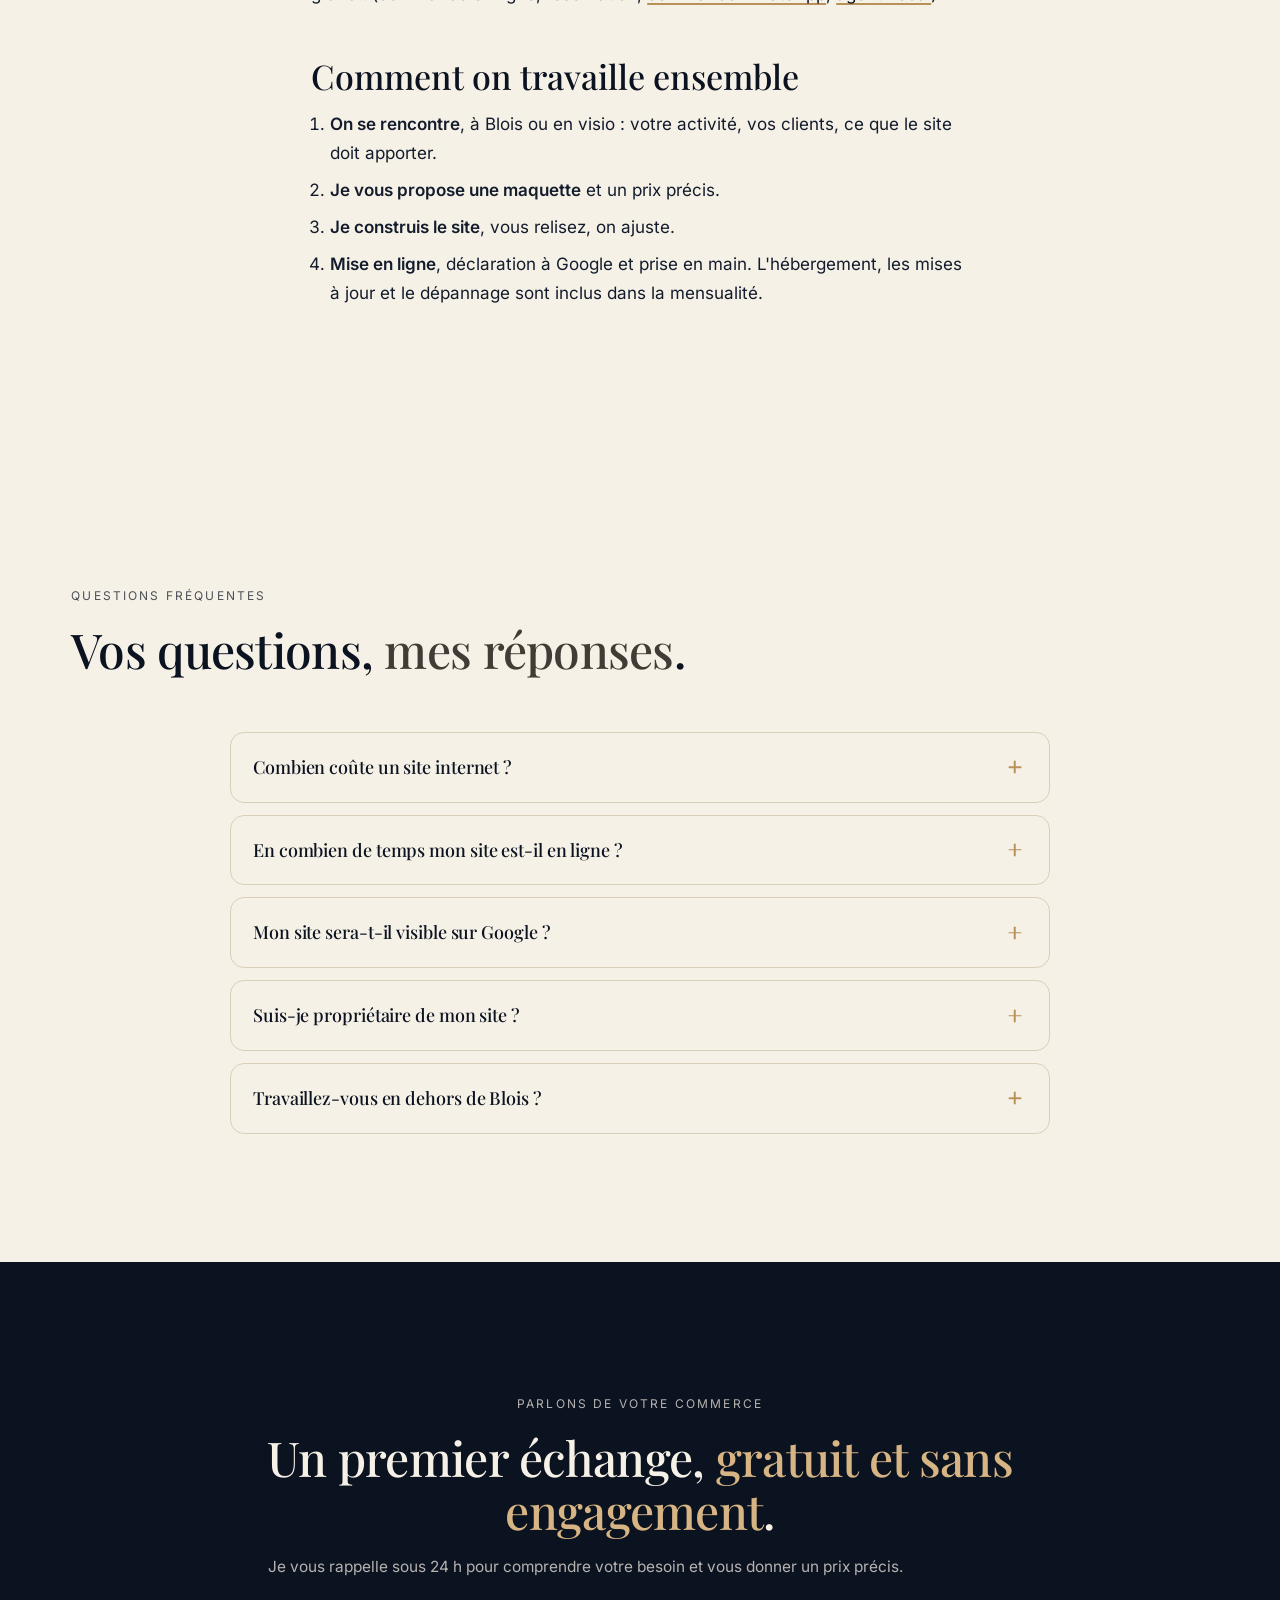
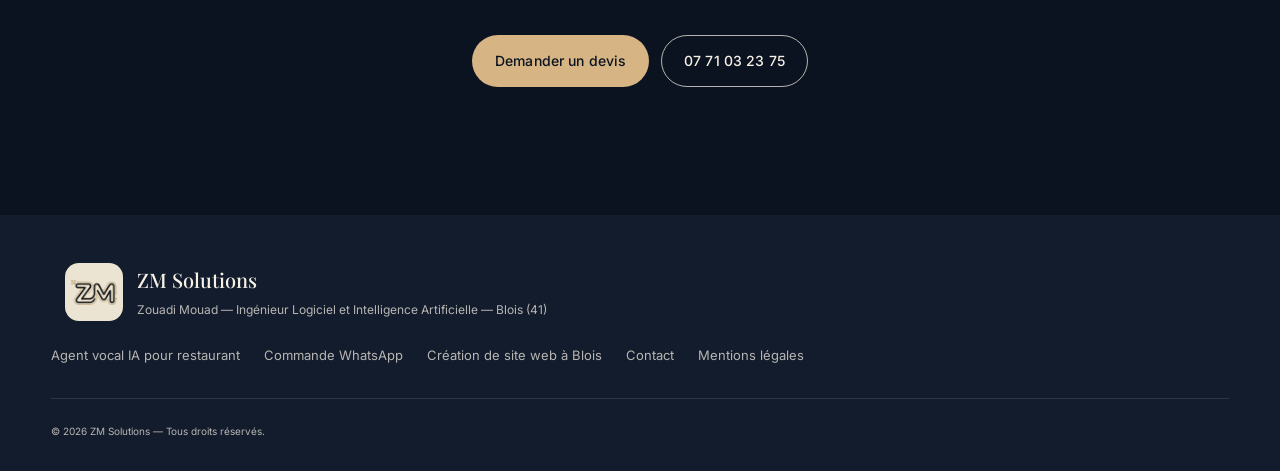
<file: creation-site-web-blois/index.html>
<!doctype html>
<html lang="fr">
<head>
  <meta charset="utf-8" />
  <meta name="viewport" content="width=device-width, initial-scale=1" />
  <title>Création de site internet à Blois pour commerces | ZM Solutions</title>
  <meta name="description" content="Création de site vitrine et de site de commande en ligne à Blois et dans le Loir-et-Cher : sur-mesure, rapide, bien référencé sur Google. Devis gratuit." />
  <meta name="robots" content="index, follow, max-image-preview:large" />
  <link rel="canonical" href="https://zmsolutions.fr/creation-site-web-blois/" />
  <meta name="theme-color" content="#0c1320" />
  <meta property="og:type" content="website" />
  <meta property="og:site_name" content="ZM Solutions" />
  <meta property="og:locale" content="fr_FR" />
  <meta property="og:title" content="Création de site internet à Blois pour commerces | ZM Solutions" />
  <meta property="og:description" content="Création de site vitrine et de site de commande en ligne à Blois et dans le Loir-et-Cher : sur-mesure, rapide, bien référencé sur Google. Devis gratuit." />
  <meta property="og:url" content="https://zmsolutions.fr/creation-site-web-blois/" />
  <meta property="og:image" content="https://zmsolutions.fr/img/og-image.jpg" />
  <meta property="og:image:width" content="1200" />
  <meta property="og:image:height" content="630" />
  <meta name="twitter:card" content="summary_large_image" />
  <link rel="icon" href="/img/favicon-32.png" type="image/png" sizes="32x32" />
  <link rel="apple-touch-icon" href="/img/apple-touch-icon.png" />
  <link rel="preconnect" href="https://fonts.googleapis.com" />
  <link rel="preconnect" href="https://fonts.gstatic.com" crossorigin />
  <link href="https://fonts.googleapis.com/css2?family=Inter:wght@400;500;600;700&family=Playfair+Display:ital,wght@0,500;0,600;0,700;1,500&display=swap" rel="stylesheet" />
  <link rel="stylesheet" href="/styles/site.css?v=9" />
  <script type="application/ld+json">
{
  "@context": "https://schema.org",
  "@graph": [
    {
      "@type": "BreadcrumbList",
      "itemListElement": [
        {
          "@type": "ListItem",
          "position": 1,
          "name": "Accueil",
          "item": "https://zmsolutions.fr/"
        },
        {
          "@type": "ListItem",
          "position": 2,
          "name": "Création de site web à Blois",
          "item": "https://zmsolutions.fr/creation-site-web-blois/"
        }
      ]
    },
    {
      "@type": "Service",
      "name": "Création de site internet",
      "serviceType": "Création de site internet",
      "url": "https://zmsolutions.fr/creation-site-web-blois/",
      "description": "Création de site vitrine et de site de commande en ligne à Blois et dans le Loir-et-Cher : sur-mesure, rapide, bien référencé sur Google. Devis gratuit.",
      "provider": {
        "@type": "ProfessionalService",
        "name": "ZM Solutions",
        "url": "https://zmsolutions.fr/",
        "telephone": "+33771032375",
        "address": {
          "@type": "PostalAddress",
          "addressLocality": "Blois",
          "postalCode": "41000",
          "addressCountry": "FR"
        }
      },
      "areaServed": [
        {
          "@type": "City",
          "name": "Blois"
        },
        {
          "@type": "AdministrativeArea",
          "name": "Loir-et-Cher"
        },
        {
          "@type": "Country",
          "name": "France"
        }
      ]
    },
    {
      "@type": "FAQPage",
      "mainEntity": [
        {
          "@type": "Question",
          "name": "Combien coûte un site internet&nbsp;?",
          "acceptedAnswer": {
            "@type": "Answer",
            "text": "Un site vitrine démarre autour de quelques centaines d'euros. Vous pouvez l'acheter (un paiement au départ, puis une petite mensualité pour l'hébergement) ou le louer (une seule mensualité tout compris, engagement d'un an). Le devis est gratuit."
          }
        },
        {
          "@type": "Question",
          "name": "En combien de temps mon site est-il en ligne&nbsp;?",
          "acceptedAnswer": {
            "@type": "Answer",
            "text": "Comptez une à deux semaines pour un site vitrine, une fois les textes et photos réunis. Un site de commande en ligne demande un peu plus, selon la carte."
          }
        },
        {
          "@type": "Question",
          "name": "Mon site sera-t-il visible sur Google&nbsp;?",
          "acceptedAnswer": {
            "@type": "Answer",
            "text": "Oui, c'est prévu dès la conception&nbsp;: pages rapides, titres et descriptions travaillés, données structurées pour Google, plan du site, et aide pour votre fiche Google Business Profile, essentielle pour les recherches locales («&nbsp;restaurant Blois&nbsp;», «&nbsp;coiffeur près de moi&nbsp;»)."
          }
        },
        {
          "@type": "Question",
          "name": "Suis-je propriétaire de mon site&nbsp;?",
          "acceptedAnswer": {
            "@type": "Answer",
            "text": "Oui. Le site, son contenu et vos données vous appartiennent. Vous pouvez les récupérer à tout moment."
          }
        },
        {
          "@type": "Question",
          "name": "Travaillez-vous en dehors de Blois&nbsp;?",
          "acceptedAnswer": {
            "@type": "Answer",
            "text": "Oui. Je suis basé à Blois et je rencontre volontiers les commerces du Loir-et-Cher en personne, mais je travaille aussi à distance partout en France."
          }
        }
      ]
    }
  ]
}
  </script>
</head>
<body>
  <div class="grain" aria-hidden="true"></div>

  <header class="nav" id="nav">
    <a href="/" class="nav__brand" aria-label="ZM Solutions, accueil">
      <picture><source srcset="/img/logo.webp" type="image/webp" /><img src="/img/logo.png" alt="" class="nav__logo" width="176" height="96" /></picture>
      <span class="nav__wordmark">
        <span class="nav__wordmark-main">ZM Solutions</span>
        <span class="nav__wordmark-sub">Digitalisation · IA · Sur-mesure</span>
      </span>
    </a>
    <nav class="nav__links" aria-label="Navigation principale">
      <a href="/#valeur">Offres</a>
      <a href="/agent-vocal-ia-restaurant/">Agent vocal</a>
      <a href="/commande-whatsapp-restaurant/">WhatsApp</a>
      <a href="/creation-site-web-blois/" aria-current="page">Site web</a>
      <a href="/#tarifs">Tarifs</a>
      <a href="/#contact" class="nav__cta">Échanger</a>
    </nav>
    <button class="nav__burger" aria-label="Menu" aria-expanded="false">
      <span></span><span></span><span></span>
    </button>
  </header>

  <main id="top">
    <section class="section page-hero">
      <nav class="crumbs" aria-label="Fil d'Ariane"><a href="/">Accueil</a> <span aria-hidden="true">›</span> <span>Création de site web à Blois</span></nav>
      <span class="eyebrow">Création de site web à Blois</span>
      <h1 class="section__title">Un site internet <em>qui vous amène des clients</em>, à Blois et autour.</h1>
      <p class="section__sub">Je crée des sites vitrines et des sites de commande en ligne pour les commerces, restaurants et artisans de Blois et du Loir-et-Cher. Un site rapide, clair sur téléphone et pensé pour être trouvé sur Google, que vous achetez ou que vous louez au mois.</p>
    </section>

    <article class="section prose">
<h2>Deux types de sites, selon votre commerce</h2>
      <h3>Le site vitrine</h3>
      <p>Pour être trouvé et choisi&nbsp;: qui vous êtes, ce que vous proposez, vos horaires, votre adresse sur une carte, vos photos et un bouton pour appeler ou réserver. C'est souvent la première chose qu'un client consulte avant de pousser votre porte.</p>
      <h3>Le site de commande en ligne</h3>
      <p>Pour vendre directement&nbsp;: la carte avec photos et options, un panier, le retrait ou la livraison. Les commandes arrivent en cuisine sur votre tablette, sans commission de plateforme. Vous pouvez l'essayer dans la <a href="/#metier">démo de la page d'accueil</a>.</p>

      <h2>Ce qui fait un bon site de commerce local</h2>
      <ul>
        <li><strong>Il s'affiche vite sur téléphone</strong>&nbsp;: la majorité de vos visiteurs arrivent depuis un mobile, souvent en déplacement.</li>
        <li><strong>Il répond aux questions du client</strong> en quelques secondes&nbsp;: c'est ouvert&nbsp;? où&nbsp;? combien&nbsp;? comment commander&nbsp;?</li>
        <li><strong>Il est trouvé sur Google</strong>&nbsp;: une page par activité, les bons mots (votre métier + votre ville), et une fiche Google Business Profile à jour.</li>
        <li><strong>Il vous fait gagner du temps</strong>&nbsp;: réservations, commandes et demandes de devis arrivent écrites, au lieu d'appels pendant le service.</li>
      </ul>

      <h2>Sur-mesure, sans template générique</h2>
      <p>Chaque site est conçu pour votre commerce, pas construit à partir d'un modèle vendu à des milliers d'exemplaires. Résultat&nbsp;: un site plus léger donc plus rapide, une image qui vous ressemble, et des évolutions possibles quand votre activité grandit (commande en ligne, réservation, <a href="/commande-whatsapp-restaurant/">commande WhatsApp</a>, <a href="/agent-vocal-ia-restaurant/">agent vocal</a>).</p>

      <h2>Comment on travaille ensemble</h2>
      <ol>
        <li><strong>On se rencontre</strong>, à Blois ou en visio&nbsp;: votre activité, vos clients, ce que le site doit apporter.</li>
        <li><strong>Je vous propose une maquette</strong> et un prix précis.</li>
        <li><strong>Je construis le site</strong>, vous relisez, on ajuste.</li>
        <li><strong>Mise en ligne</strong>, déclaration à Google et prise en main. L'hébergement, les mises à jour et le dépannage sont inclus dans la mensualité.</li>
      </ol>
    </article>

    <section class="section" id="faq">
      <div class="section__head"><span class="eyebrow">Questions fréquentes</span><h2 class="section__title">Vos questions, <em>mes réponses</em>.</h2></div>
      <div class="faq">
        <details class="faq__item">
          <summary class="faq__q">Combien coûte un site internet&nbsp;? <span class="faq__icon" aria-hidden="true"></span></summary>
          <p class="faq__a">Un site vitrine démarre autour de quelques centaines d'euros. Vous pouvez l'acheter (un paiement au départ, puis une petite mensualité pour l'hébergement) ou le louer (une seule mensualité tout compris, engagement d'un an). Le devis est gratuit.</p>
        </details>
        <details class="faq__item">
          <summary class="faq__q">En combien de temps mon site est-il en ligne&nbsp;? <span class="faq__icon" aria-hidden="true"></span></summary>
          <p class="faq__a">Comptez une à deux semaines pour un site vitrine, une fois les textes et photos réunis. Un site de commande en ligne demande un peu plus, selon la carte.</p>
        </details>
        <details class="faq__item">
          <summary class="faq__q">Mon site sera-t-il visible sur Google&nbsp;? <span class="faq__icon" aria-hidden="true"></span></summary>
          <p class="faq__a">Oui, c'est prévu dès la conception&nbsp;: pages rapides, titres et descriptions travaillés, données structurées pour Google, plan du site, et aide pour votre fiche Google Business Profile, essentielle pour les recherches locales («&nbsp;restaurant Blois&nbsp;», «&nbsp;coiffeur près de moi&nbsp;»).</p>
        </details>
        <details class="faq__item">
          <summary class="faq__q">Suis-je propriétaire de mon site&nbsp;? <span class="faq__icon" aria-hidden="true"></span></summary>
          <p class="faq__a">Oui. Le site, son contenu et vos données vous appartiennent. Vous pouvez les récupérer à tout moment.</p>
        </details>
        <details class="faq__item">
          <summary class="faq__q">Travaillez-vous en dehors de Blois&nbsp;? <span class="faq__icon" aria-hidden="true"></span></summary>
          <p class="faq__a">Oui. Je suis basé à Blois et je rencontre volontiers les commerces du Loir-et-Cher en personne, mais je travaille aussi à distance partout en France.</p>
        </details>
      </div>
    </section>

    <section class="section section--dark page-cta">
      <div class="section__head">
        <span class="eyebrow">Parlons de votre commerce</span>
        <h2 class="section__title">Un premier échange, <em>gratuit et sans engagement</em>.</h2>
        <p class="section__sub">Je vous rappelle sous 24&nbsp;h pour comprendre votre besoin et vous donner un prix précis.</p>
      </div>
      <div class="page-cta__actions">
        <a href="/#contact" class="btn btn--primary">Demander un devis</a>
        <a href="tel:+33771032375" class="btn btn--ghost">07 71 03 23 75</a>
      </div>
    </section>
  </main>

  <footer class="footer">
    <div class="footer__top">
      <div class="footer__brand">
        <picture><source srcset="/img/logo.webp" type="image/webp" /><img src="/img/logo.png" alt="" width="176" height="96" loading="lazy" /></picture>
        <div>
          <strong>ZM Solutions</strong>
          <span>Zouadi Mouad — Ingénieur Logiciel et Intelligence Artificielle — Blois (41)</span>
        </div>
      </div>
      <nav class="footer__nav" aria-label="Pied de page">
        <a href="/agent-vocal-ia-restaurant/">Agent vocal IA pour restaurant</a>
        <a href="/commande-whatsapp-restaurant/">Commande WhatsApp</a>
        <a href="/creation-site-web-blois/">Création de site web à Blois</a>
        <a href="/#contact">Contact</a>
        <a href="/mentions-legales/">Mentions légales</a>
      </nav>
    </div>
    <div class="footer__bottom">
      <small>© <span id="year"></span> ZM Solutions — Tous droits réservés.</small>
    </div>
  </footer>
  <script type="module" src="/scripts/page.js?v=9"></script>
</body>
</html>
</file>
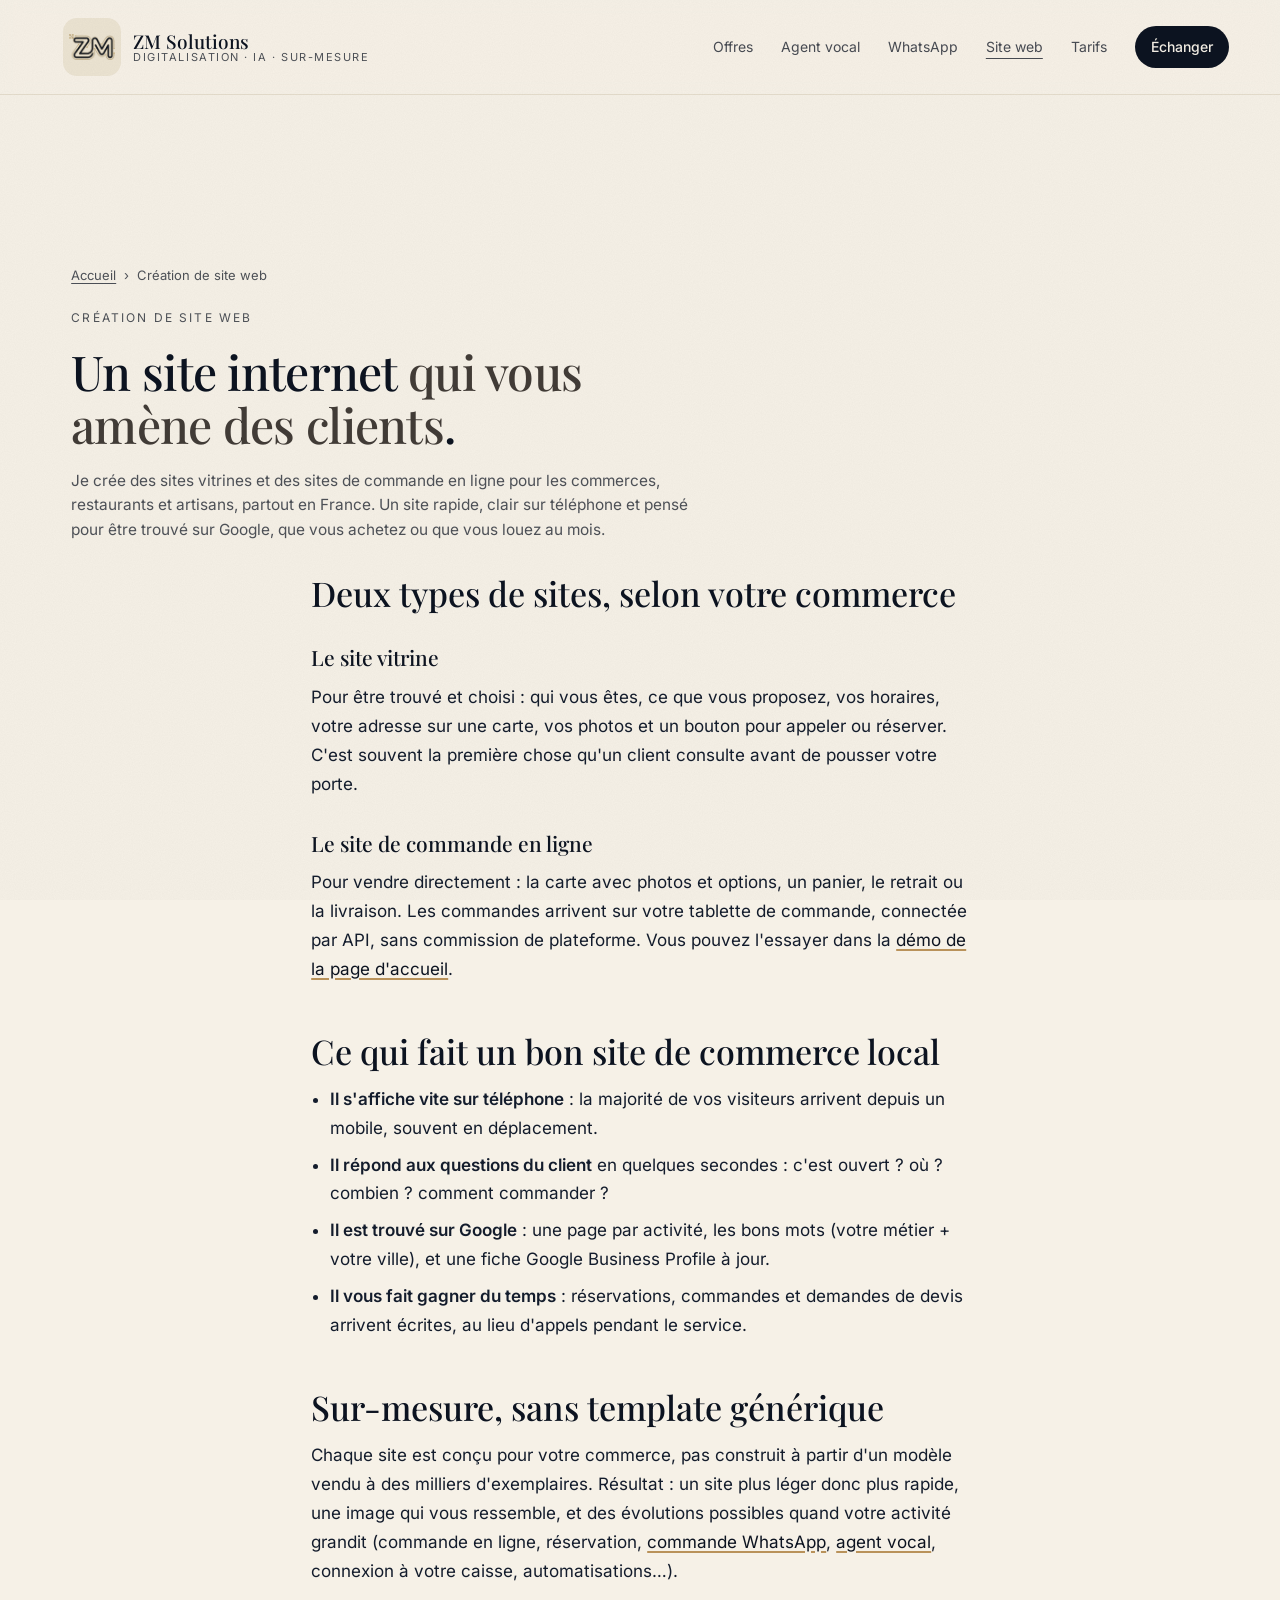
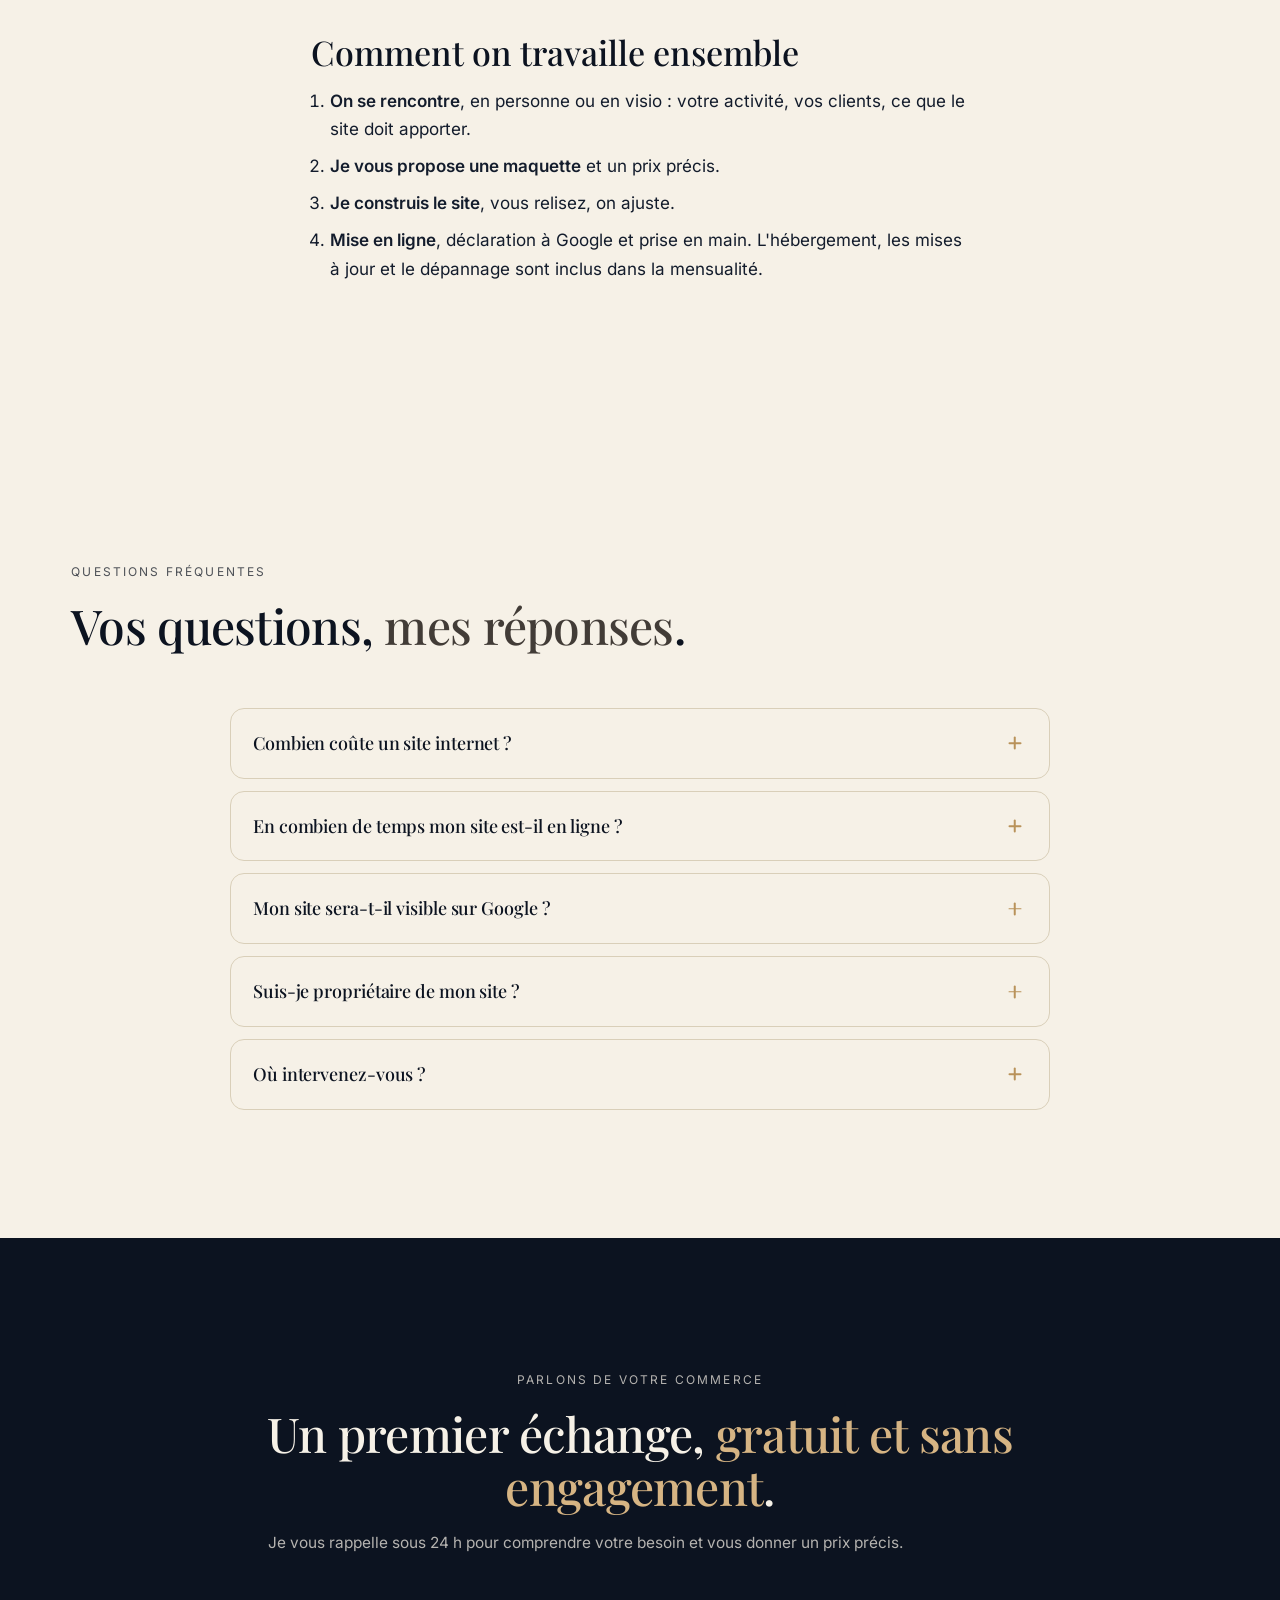
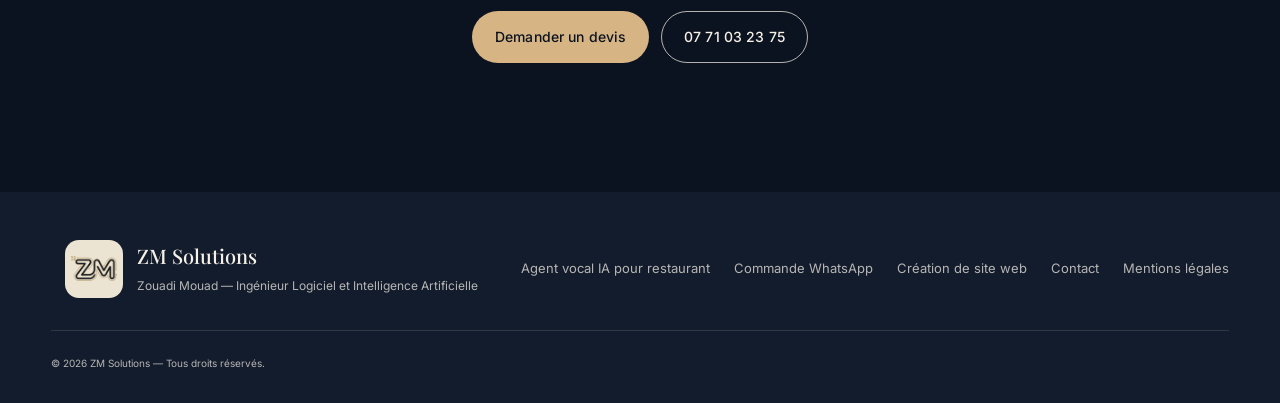
<file: creation-site-web/index.html>
<!doctype html>
<html lang="fr">
<head>
  <meta charset="utf-8" />
  <meta name="viewport" content="width=device-width, initial-scale=1" />
  <title>Création de site internet pour commerces | ZM Solutions</title>
  <meta name="description" content="Création de site vitrine et de site de commande en ligne pour les commerces, partout en France : sur-mesure, rapide, bien référencé sur Google. Devis gratuit." />
  <meta name="robots" content="index, follow, max-image-preview:large" />
  <link rel="canonical" href="https://zmsolutions.fr/creation-site-web/" />
  <meta name="theme-color" content="#0c1320" />
  <meta property="og:type" content="website" />
  <meta property="og:site_name" content="ZM Solutions" />
  <meta property="og:locale" content="fr_FR" />
  <meta property="og:title" content="Création de site internet pour commerces | ZM Solutions" />
  <meta property="og:description" content="Création de site vitrine et de site de commande en ligne pour les commerces, partout en France : sur-mesure, rapide, bien référencé sur Google. Devis gratuit." />
  <meta property="og:url" content="https://zmsolutions.fr/creation-site-web/" />
  <meta property="og:image" content="https://zmsolutions.fr/img/og-image.jpg" />
  <meta property="og:image:width" content="1200" />
  <meta property="og:image:height" content="630" />
  <meta name="twitter:card" content="summary_large_image" />
  <link rel="icon" href="/favicon.ico" sizes="48x48" />
  <link rel="icon" href="/img/icon-192.png" type="image/png" sizes="192x192" />
  <link rel="apple-touch-icon" href="/img/apple-touch-icon.png" />
  <!-- Polices hebergees sur le site (styles/base/fonts.css) : prechargees, elles s'affichent sans attendre le CSS. -->
  <link rel="preload" href="/fonts/inter-latin.woff2" as="font" type="font/woff2" crossorigin />
  <link rel="preload" href="/fonts/playfair-latin.woff2" as="font" type="font/woff2" crossorigin />
  <link rel="stylesheet" href="/styles/site.css?v=76b6db602f" />
  <script type="application/ld+json">
{
  "@context": "https://schema.org",
  "@graph": [
    {
      "@type": "BreadcrumbList",
      "itemListElement": [
        {
          "@type": "ListItem",
          "position": 1,
          "name": "Accueil",
          "item": "https://zmsolutions.fr/"
        },
        {
          "@type": "ListItem",
          "position": 2,
          "name": "Création de site web",
          "item": "https://zmsolutions.fr/creation-site-web/"
        }
      ]
    },
    {
      "@type": "Service",
      "name": "Création de site internet",
      "serviceType": "Création de site internet",
      "url": "https://zmsolutions.fr/creation-site-web/",
      "description": "Création de site vitrine et de site de commande en ligne pour les commerces, partout en France : sur-mesure, rapide, bien référencé sur Google. Devis gratuit.",
      "provider": {
        "@id": "https://zmsolutions.fr/#organization"
      },
      "areaServed": [
        {
          "@type": "Country",
          "name": "France"
        }
      ]
    },
    {
      "@type": "FAQPage",
      "mainEntity": [
        {
          "@type": "Question",
          "name": "Combien coûte un site internet ?",
          "acceptedAnswer": {
            "@type": "Answer",
            "text": "Un site vitrine démarre autour de quelques centaines d'euros. Vous pouvez l'acheter (un paiement au départ, puis une petite mensualité pour l'hébergement) ou le louer (une seule mensualité tout compris, engagement d'un an). Le devis est gratuit."
          }
        },
        {
          "@type": "Question",
          "name": "En combien de temps mon site est-il en ligne ?",
          "acceptedAnswer": {
            "@type": "Answer",
            "text": "Comptez une à deux semaines pour un site vitrine, une fois les textes et photos réunis. Un site de commande en ligne demande un peu plus, selon la carte."
          }
        },
        {
          "@type": "Question",
          "name": "Mon site sera-t-il visible sur Google ?",
          "acceptedAnswer": {
            "@type": "Answer",
            "text": "Oui, c'est prévu dès la conception : pages rapides, titres et descriptions travaillés, données structurées pour Google, plan du site, et aide pour votre fiche Google Business Profile, essentielle pour les recherches locales (« restaurant + votre ville », « coiffeur près de moi »)."
          }
        },
        {
          "@type": "Question",
          "name": "Suis-je propriétaire de mon site ?",
          "acceptedAnswer": {
            "@type": "Answer",
            "text": "Oui. Le site, son contenu et vos données vous appartiennent. Vous pouvez les récupérer à tout moment."
          }
        },
        {
          "@type": "Question",
          "name": "Où intervenez-vous ?",
          "acceptedAnswer": {
            "@type": "Answer",
            "text": "Partout en France. Je suis basé à Blois : je rencontre volontiers en personne les commerces de la région, et je travaille à distance avec tous les autres."
          }
        }
      ]
    }
  ]
}
  </script>
</head>
<body>
  <div class="grain" aria-hidden="true"></div>

  <header class="nav" id="nav">
    <a href="/" class="nav__brand">
      <picture><source srcset="/img/logo.webp" type="image/webp" /><img src="/img/logo.png" alt="" class="nav__logo" width="102" height="56" /></picture>
      <span class="nav__wordmark">
        <span class="nav__wordmark-main">ZM Solutions</span>
        <span class="nav__wordmark-sub">Digitalisation · IA · Sur-mesure</span>
      </span>
    </a>
    <nav class="nav__links" aria-label="Navigation principale">
      <a href="/#valeur">Offres</a>
      <a href="/agent-vocal-ia-restaurant/">Agent vocal</a>
      <a href="/commande-whatsapp-restaurant/">WhatsApp</a>
      <a href="/creation-site-web/" aria-current="page">Site web</a>
      <a href="/#tarifs">Tarifs</a>
      <a href="/#contact" class="nav__cta">Échanger</a>
    </nav>
    <button class="nav__burger" aria-label="Menu" aria-expanded="false">
      <span></span><span></span><span></span>
    </button>
  </header>

  <main id="top">
    <section class="section page-hero">
      <nav class="crumbs" aria-label="Fil d'Ariane"><a href="/">Accueil</a> <span aria-hidden="true">›</span> <span>Création de site web</span></nav>
      <span class="eyebrow">Création de site web</span>
      <h1 class="section__title">Un site internet <em>qui vous amène des clients</em>.</h1>
      <p class="section__sub">Je crée des sites vitrines et des sites de commande en ligne pour les commerces, restaurants et artisans, partout en France. Un site rapide, clair sur téléphone et pensé pour être trouvé sur Google, que vous achetez ou que vous louez au mois.</p>
    </section>

    <article class="section prose">
<h2>Deux types de sites, selon votre commerce</h2>
      <h3>Le site vitrine</h3>
      <p>Pour être trouvé et choisi&nbsp;: qui vous êtes, ce que vous proposez, vos horaires, votre adresse sur une carte, vos photos et un bouton pour appeler ou réserver. C'est souvent la première chose qu'un client consulte avant de pousser votre porte.</p>
      <h3>Le site de commande en ligne</h3>
      <p>Pour vendre directement&nbsp;: la carte avec photos et options, un panier, le retrait ou la livraison. Les commandes arrivent sur votre tablette de commande, connectée par API, sans commission de plateforme. Vous pouvez l'essayer dans la <a href="/#metier">démo de la page d'accueil</a>.</p>

      <h2>Ce qui fait un bon site de commerce local</h2>
      <ul>
        <li><strong>Il s'affiche vite sur téléphone</strong>&nbsp;: la majorité de vos visiteurs arrivent depuis un mobile, souvent en déplacement.</li>
        <li><strong>Il répond aux questions du client</strong> en quelques secondes&nbsp;: c'est ouvert&nbsp;? où&nbsp;? combien&nbsp;? comment commander&nbsp;?</li>
        <li><strong>Il est trouvé sur Google</strong>&nbsp;: une page par activité, les bons mots (votre métier + votre ville), et une fiche Google Business Profile à jour.</li>
        <li><strong>Il vous fait gagner du temps</strong>&nbsp;: réservations, commandes et demandes de devis arrivent écrites, au lieu d'appels pendant le service.</li>
      </ul>

      <h2>Sur-mesure, sans template générique</h2>
      <p>Chaque site est conçu pour votre commerce, pas construit à partir d'un modèle vendu à des milliers d'exemplaires. Résultat&nbsp;: un site plus léger donc plus rapide, une image qui vous ressemble, et des évolutions possibles quand votre activité grandit (commande en ligne, réservation, <a href="/commande-whatsapp-restaurant/">commande WhatsApp</a>, <a href="/agent-vocal-ia-restaurant/">agent vocal</a>, connexion à votre caisse, automatisations…).</p>

      <h2>Comment on travaille ensemble</h2>
      <ol>
        <li><strong>On se rencontre</strong>, en personne ou en visio&nbsp;: votre activité, vos clients, ce que le site doit apporter.</li>
        <li><strong>Je vous propose une maquette</strong> et un prix précis.</li>
        <li><strong>Je construis le site</strong>, vous relisez, on ajuste.</li>
        <li><strong>Mise en ligne</strong>, déclaration à Google et prise en main. L'hébergement, les mises à jour et le dépannage sont inclus dans la mensualité.</li>
      </ol>
    </article>

    <section class="section" id="faq">
      <div class="section__head"><span class="eyebrow">Questions fréquentes</span><h2 class="section__title">Vos questions, <em>mes réponses</em>.</h2></div>
      <div class="faq">
        <details class="faq__item">
          <summary class="faq__q">Combien coûte un site internet&nbsp;? <span class="faq__icon" aria-hidden="true"></span></summary>
          <p class="faq__a">Un site vitrine démarre autour de quelques centaines d'euros. Vous pouvez l'acheter (un paiement au départ, puis une petite mensualité pour l'hébergement) ou le louer (une seule mensualité tout compris, engagement d'un an). Le devis est gratuit.</p>
        </details>
        <details class="faq__item">
          <summary class="faq__q">En combien de temps mon site est-il en ligne&nbsp;? <span class="faq__icon" aria-hidden="true"></span></summary>
          <p class="faq__a">Comptez une à deux semaines pour un site vitrine, une fois les textes et photos réunis. Un site de commande en ligne demande un peu plus, selon la carte.</p>
        </details>
        <details class="faq__item">
          <summary class="faq__q">Mon site sera-t-il visible sur Google&nbsp;? <span class="faq__icon" aria-hidden="true"></span></summary>
          <p class="faq__a">Oui, c'est prévu dès la conception&nbsp;: pages rapides, titres et descriptions travaillés, données structurées pour Google, plan du site, et aide pour votre fiche Google Business Profile, essentielle pour les recherches locales («&nbsp;restaurant + votre ville&nbsp;», «&nbsp;coiffeur près de moi&nbsp;»).</p>
        </details>
        <details class="faq__item">
          <summary class="faq__q">Suis-je propriétaire de mon site&nbsp;? <span class="faq__icon" aria-hidden="true"></span></summary>
          <p class="faq__a">Oui. Le site, son contenu et vos données vous appartiennent. Vous pouvez les récupérer à tout moment.</p>
        </details>
        <details class="faq__item">
          <summary class="faq__q">Où intervenez-vous&nbsp;? <span class="faq__icon" aria-hidden="true"></span></summary>
          <p class="faq__a">Partout en France. Je suis basé à Blois&nbsp;: je rencontre volontiers en personne les commerces de la région, et je travaille à distance avec tous les autres.</p>
        </details>
      </div>
    </section>

    <section class="section section--dark page-cta">
      <div class="section__head">
        <span class="eyebrow">Parlons de votre commerce</span>
        <h2 class="section__title">Un premier échange, <em>gratuit et sans engagement</em>.</h2>
        <p class="section__sub">Je vous rappelle sous 24&nbsp;h pour comprendre votre besoin et vous donner un prix précis.</p>
      </div>
      <div class="page-cta__actions">
        <a href="/#contact" class="btn btn--primary">Demander un devis</a>
        <a href="tel:+33771032375" class="btn btn--ghost">07 71 03 23 75</a>
      </div>
    </section>
  </main>

  <footer class="footer">
    <div class="footer__top">
      <div class="footer__brand">
        <picture><source srcset="/img/logo.webp" type="image/webp" /><img src="/img/logo.png" alt="" width="102" height="56" loading="lazy" /></picture>
        <div>
          <strong>ZM Solutions</strong>
          <span>Zouadi Mouad — Ingénieur Logiciel et Intelligence Artificielle</span>
        </div>
      </div>
      <nav class="footer__nav" aria-label="Pied de page">
        <a href="/agent-vocal-ia-restaurant/">Agent vocal IA pour restaurant</a>
        <a href="/commande-whatsapp-restaurant/">Commande WhatsApp</a>
        <a href="/creation-site-web/">Création de site web</a>
        <a href="/#contact">Contact</a>
        <a href="/mentions-legales/">Mentions légales</a>
      </nav>
    </div>
    <div class="footer__bottom">
      <small>© <span id="year"></span> ZM Solutions — Tous droits réservés.</small>
    </div>
  </footer>
  <script type="module" src="/scripts/page.js?v=83d33ae494"></script>
</body>
</html>
</file>
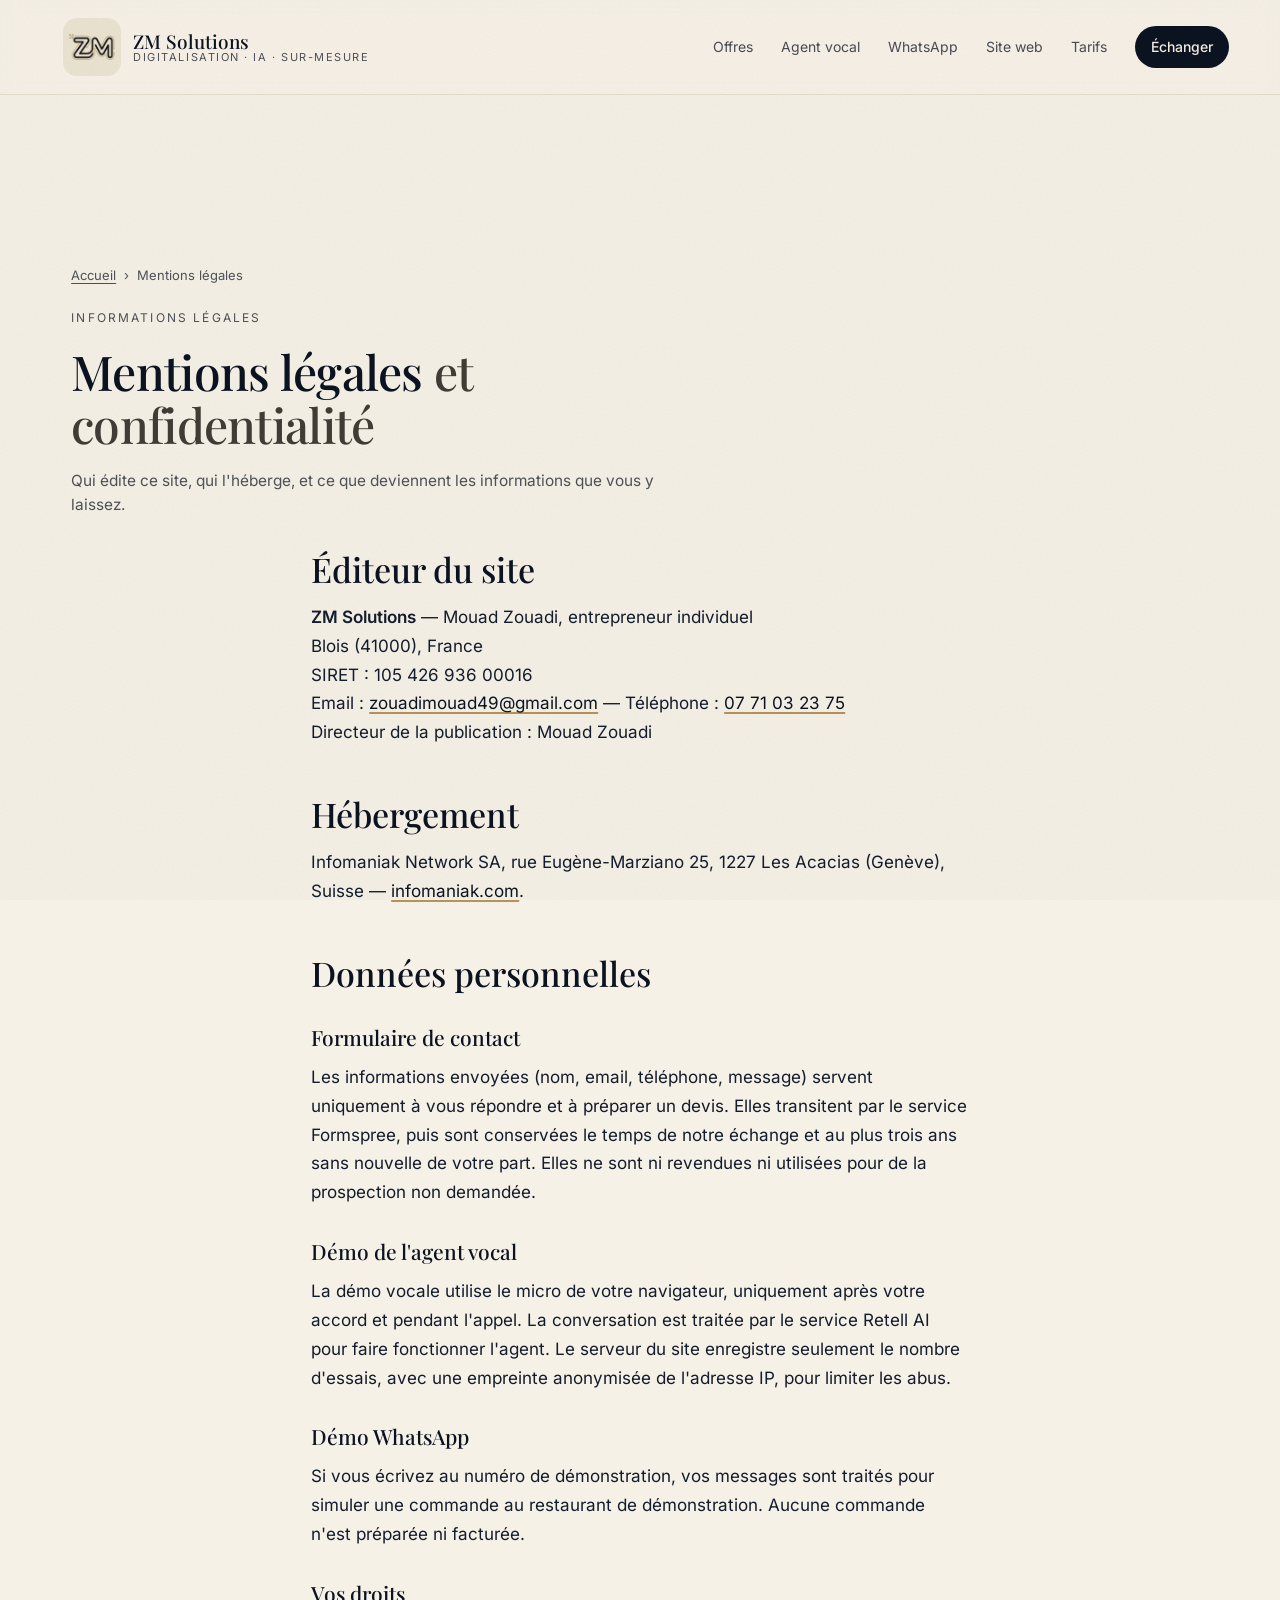
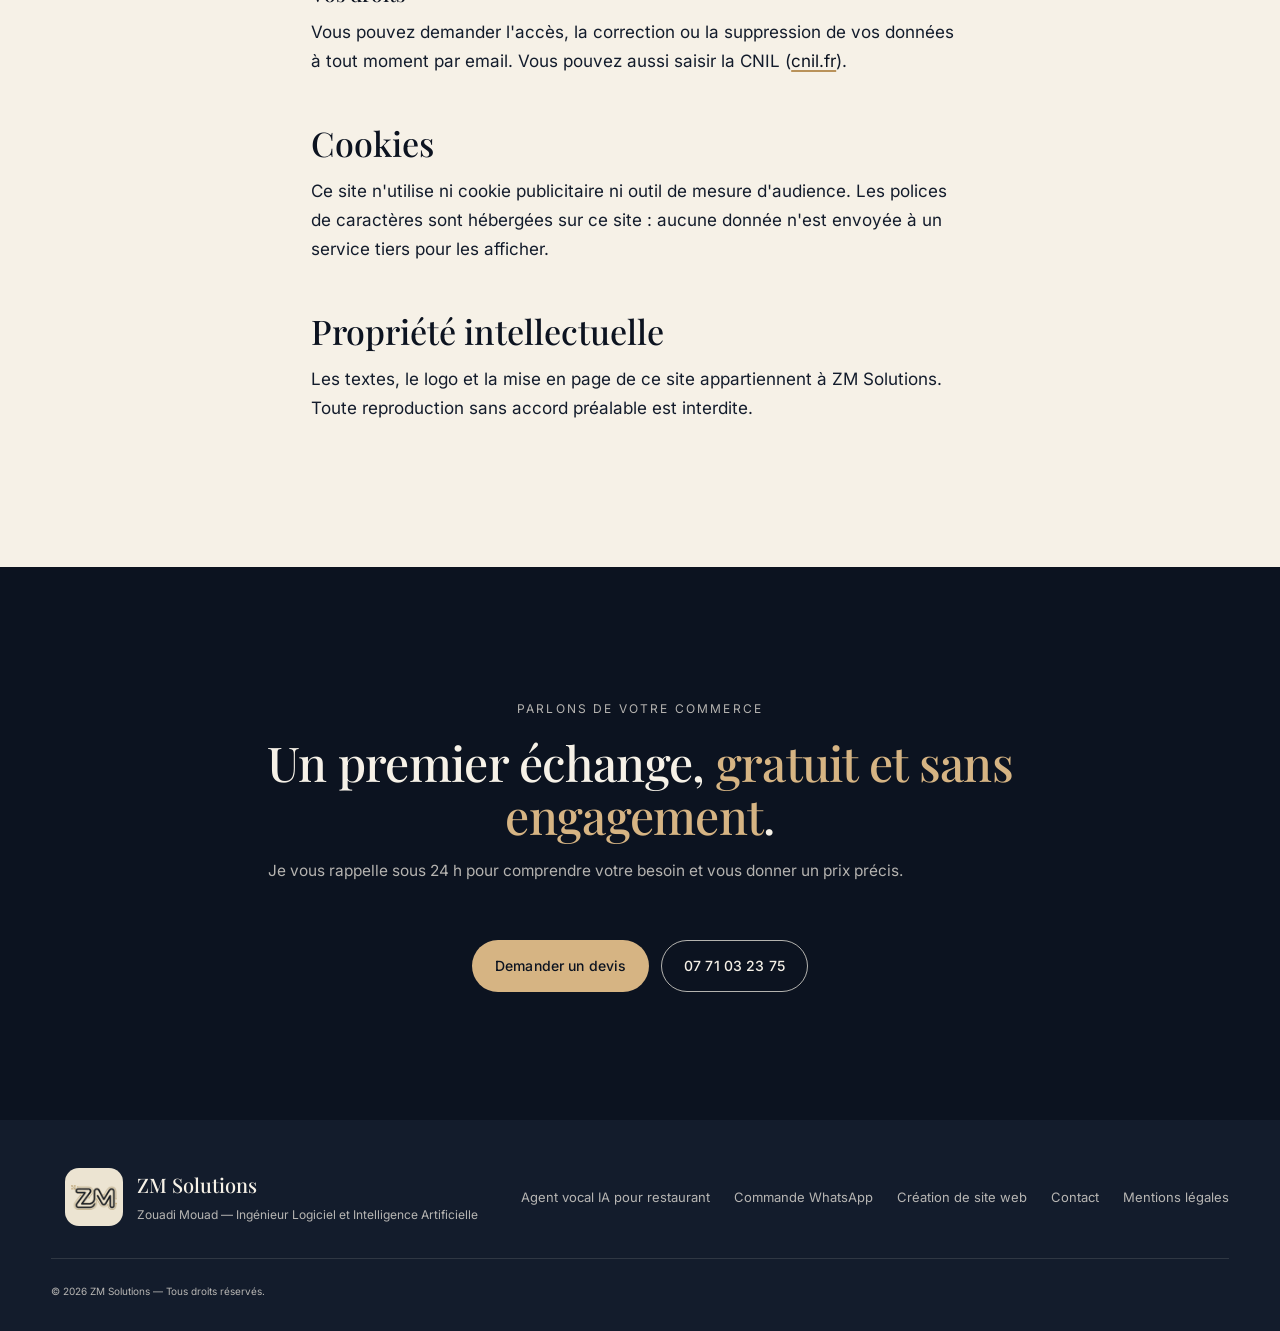
<file: mentions-legales/index.html>
<!doctype html>
<html lang="fr">
<head>
  <meta charset="utf-8" />
  <meta name="viewport" content="width=device-width, initial-scale=1" />
  <title>Mentions légales et confidentialité | ZM Solutions</title>
  <meta name="description" content="Mentions légales du site zmsolutions.fr (éditeur, hébergeur) et politique de confidentialité : formulaire de contact, démo vocale, démo WhatsApp." />
  <meta name="robots" content="noindex, follow" />
  <link rel="canonical" href="https://zmsolutions.fr/mentions-legales/" />
  <meta name="theme-color" content="#0c1320" />
  <meta property="og:type" content="website" />
  <meta property="og:site_name" content="ZM Solutions" />
  <meta property="og:locale" content="fr_FR" />
  <meta property="og:title" content="Mentions légales et confidentialité | ZM Solutions" />
  <meta property="og:description" content="Mentions légales du site zmsolutions.fr (éditeur, hébergeur) et politique de confidentialité : formulaire de contact, démo vocale, démo WhatsApp." />
  <meta property="og:url" content="https://zmsolutions.fr/mentions-legales/" />
  <meta property="og:image" content="https://zmsolutions.fr/img/og-image.jpg" />
  <meta property="og:image:width" content="1200" />
  <meta property="og:image:height" content="630" />
  <meta name="twitter:card" content="summary_large_image" />
  <link rel="icon" href="/favicon.ico" sizes="48x48" />
  <link rel="icon" href="/img/icon-192.png" type="image/png" sizes="192x192" />
  <link rel="apple-touch-icon" href="/img/apple-touch-icon.png" />
  <!-- Polices hebergees sur le site (styles/base/fonts.css) : prechargees, elles s'affichent sans attendre le CSS. -->
  <link rel="preload" href="/fonts/inter-latin.woff2" as="font" type="font/woff2" crossorigin />
  <link rel="preload" href="/fonts/playfair-latin.woff2" as="font" type="font/woff2" crossorigin />
  <link rel="stylesheet" href="/styles/site.css?v=76b6db602f" />
  <script type="application/ld+json">
{
  "@context": "https://schema.org",
  "@graph": [
    {
      "@type": "BreadcrumbList",
      "itemListElement": [
        {
          "@type": "ListItem",
          "position": 1,
          "name": "Accueil",
          "item": "https://zmsolutions.fr/"
        },
        {
          "@type": "ListItem",
          "position": 2,
          "name": "Mentions légales",
          "item": "https://zmsolutions.fr/mentions-legales/"
        }
      ]
    }
  ]
}
  </script>
</head>
<body>
  <div class="grain" aria-hidden="true"></div>

  <header class="nav" id="nav">
    <a href="/" class="nav__brand">
      <picture><source srcset="/img/logo.webp" type="image/webp" /><img src="/img/logo.png" alt="" class="nav__logo" width="102" height="56" /></picture>
      <span class="nav__wordmark">
        <span class="nav__wordmark-main">ZM Solutions</span>
        <span class="nav__wordmark-sub">Digitalisation · IA · Sur-mesure</span>
      </span>
    </a>
    <nav class="nav__links" aria-label="Navigation principale">
      <a href="/#valeur">Offres</a>
      <a href="/agent-vocal-ia-restaurant/">Agent vocal</a>
      <a href="/commande-whatsapp-restaurant/">WhatsApp</a>
      <a href="/creation-site-web/">Site web</a>
      <a href="/#tarifs">Tarifs</a>
      <a href="/#contact" class="nav__cta">Échanger</a>
    </nav>
    <button class="nav__burger" aria-label="Menu" aria-expanded="false">
      <span></span><span></span><span></span>
    </button>
  </header>

  <main id="top">
    <section class="section page-hero">
      <nav class="crumbs" aria-label="Fil d'Ariane"><a href="/">Accueil</a> <span aria-hidden="true">›</span> <span>Mentions légales</span></nav>
      <span class="eyebrow">Informations légales</span>
      <h1 class="section__title">Mentions légales <em>et confidentialité</em></h1>
      <p class="section__sub">Qui édite ce site, qui l'héberge, et ce que deviennent les informations que vous y laissez.</p>
    </section>

    <article class="section prose">
<h2>Éditeur du site</h2>
      <p>
        <strong>ZM Solutions</strong> — Mouad Zouadi, entrepreneur individuel<br />
        Blois (41000), France<br />
        SIRET&nbsp;: 105 426 936 00016<br />
        Email&nbsp;: <a href="mailto:zouadimouad49@gmail.com">zouadimouad49@gmail.com</a> — Téléphone&nbsp;: <a href="tel:+33771032375">07 71 03 23 75</a><br />
        Directeur de la publication&nbsp;: Mouad Zouadi
      </p>

      <h2>Hébergement</h2>
      <p>Infomaniak Network SA, rue Eugène-Marziano 25, 1227 Les Acacias (Genève), Suisse — <a href="https://www.infomaniak.com" rel="noopener">infomaniak.com</a>.</p>

      <h2>Données personnelles</h2>
      <h3>Formulaire de contact</h3>
      <p>Les informations envoyées (nom, email, téléphone, message) servent uniquement à vous répondre et à préparer un devis. Elles transitent par le service Formspree, puis sont conservées le temps de notre échange et au plus trois ans sans nouvelle de votre part. Elles ne sont ni revendues ni utilisées pour de la prospection non demandée.</p>
      <h3>Démo de l'agent vocal</h3>
      <p>La démo vocale utilise le micro de votre navigateur, uniquement après votre accord et pendant l'appel. La conversation est traitée par le service Retell AI pour faire fonctionner l'agent. Le serveur du site enregistre seulement le nombre d'essais, avec une empreinte anonymisée de l'adresse IP, pour limiter les abus.</p>
      <h3>Démo WhatsApp</h3>
      <p>Si vous écrivez au numéro de démonstration, vos messages sont traités pour simuler une commande au restaurant de démonstration. Aucune commande n'est préparée ni facturée.</p>
      <h3>Vos droits</h3>
      <p>Vous pouvez demander l'accès, la correction ou la suppression de vos données à tout moment par email. Vous pouvez aussi saisir la CNIL (<a href="https://www.cnil.fr" rel="noopener">cnil.fr</a>).</p>

      <h2>Cookies</h2>
      <p>Ce site n'utilise ni cookie publicitaire ni outil de mesure d'audience. Les polices de caractères sont hébergées sur ce site : aucune donnée n'est envoyée à un service tiers pour les afficher.</p>

      <h2>Propriété intellectuelle</h2>
      <p>Les textes, le logo et la mise en page de ce site appartiennent à ZM Solutions. Toute reproduction sans accord préalable est interdite.</p>
    </article>

    <section class="section section--dark page-cta">
      <div class="section__head">
        <span class="eyebrow">Parlons de votre commerce</span>
        <h2 class="section__title">Un premier échange, <em>gratuit et sans engagement</em>.</h2>
        <p class="section__sub">Je vous rappelle sous 24&nbsp;h pour comprendre votre besoin et vous donner un prix précis.</p>
      </div>
      <div class="page-cta__actions">
        <a href="/#contact" class="btn btn--primary">Demander un devis</a>
        <a href="tel:+33771032375" class="btn btn--ghost">07 71 03 23 75</a>
      </div>
    </section>
  </main>

  <footer class="footer">
    <div class="footer__top">
      <div class="footer__brand">
        <picture><source srcset="/img/logo.webp" type="image/webp" /><img src="/img/logo.png" alt="" width="102" height="56" loading="lazy" /></picture>
        <div>
          <strong>ZM Solutions</strong>
          <span>Zouadi Mouad — Ingénieur Logiciel et Intelligence Artificielle</span>
        </div>
      </div>
      <nav class="footer__nav" aria-label="Pied de page">
        <a href="/agent-vocal-ia-restaurant/">Agent vocal IA pour restaurant</a>
        <a href="/commande-whatsapp-restaurant/">Commande WhatsApp</a>
        <a href="/creation-site-web/">Création de site web</a>
        <a href="/#contact">Contact</a>
        <a href="/mentions-legales/">Mentions légales</a>
      </nav>
    </div>
    <div class="footer__bottom">
      <small>© <span id="year"></span> ZM Solutions — Tous droits réservés.</small>
    </div>
  </footer>
  <script type="module" src="/scripts/page.js?v=83d33ae494"></script>
</body>
</html>
</file>
<file: styles/site.css>
/* Genere par tools/build.py depuis styles/main.css : ne pas modifier a la main. */
@font-face{font-family: 'Inter';font-style: normal;font-weight: 400 700;font-display: swap;src: url('/fonts/inter-latin.woff2') format('woff2');unicode-range: U+0000-00FF,U+0131,U+0152-0153,U+02BB-02BC,U+02C6,U+02DA,U+02DC,U+0304,U+0308,U+0329,U+2000-206F,U+20AC,U+2122,U+2191,U+2193,U+2212,U+2215,U+FEFF,U+FFFD}@font-face{font-family: 'Playfair Display';font-style: italic;font-weight: 500;font-display: swap;src: url('/fonts/playfair-italic-latin.woff2') format('woff2');unicode-range: U+0000-00FF,U+0131,U+0152-0153,U+02BB-02BC,U+02C6,U+02DA,U+02DC,U+0304,U+0308,U+0329,U+2000-206F,U+20AC,U+2122,U+2191,U+2193,U+2212,U+2215,U+FEFF,U+FFFD}@font-face{font-family: 'Playfair Display';font-style: normal;font-weight: 500 700;font-display: swap;src: url('/fonts/playfair-latin.woff2') format('woff2');unicode-range: U+0000-00FF,U+0131,U+0152-0153,U+02BB-02BC,U+02C6,U+02DA,U+02DC,U+0304,U+0308,U+0329,U+2000-206F,U+20AC,U+2122,U+2191,U+2193,U+2212,U+2215,U+FEFF,U+FFFD}:root{--ink: #0c1320;--ink-2: #131c2c;--ink-3: #1c2740;--paper: #f6f1e7;--paper-2: #ece4d2;--line: #d9cfb9;--gold: #b9925a;--gold-2: #d6b483;--rose: #c46a5b;--green: #6b8a5a;--red: #b04a3a;--amber: #c98a2b;--serif: 'Playfair Display','EB Garamond',Georgia,serif;--sans: 'Inter',-apple-system,BlinkMacSystemFont,'Segoe UI',sans-serif;--maxw: 1240px;--pad: clamp(20px,4vw,56px);--r: 14px;--r-lg: 22px;--ease: cubic-bezier(.2,.7,.2,1)}*{box-sizing: border-box}html{scroll-behavior: smooth;-webkit-text-size-adjust: 100%;overflow-x: hidden}body{margin: 0;font-family: var(--sans);font-size: 16px;line-height: 1.6;color: var(--ink);background: var(--paper);-webkit-font-smoothing: antialiased;text-rendering: optimizeLegibility;overflow-x: hidden;width: 100%}img{max-width: 100%;height: auto;display: block}a{color: inherit;text-decoration: none}button{font-family: inherit;cursor: pointer}::selection{background: var(--ink);color: var(--paper)}.grain{pointer-events: none;position: fixed;inset: 0;z-index: 9999;opacity: .035;mix-blend-mode: multiply;background-image: url("data:image/svg+xml;utf8,<svg xmlns='http://www.w3.org/2000/svg' width='180' height='180'><filter id='n'><feTurbulence type='fractalNoise' baseFrequency='0.9' numOctaves='2' stitchTiles='stitch'/><feColorMatrix values='0 0 0 0 0  0 0 0 0 0  0 0 0 0 0  0 0 0 .9 0'/></filter><rect width='100%' height='100%' filter='url(%23n)'/></svg>")}.dot{width: 8px;height: 8px;border-radius: 50%;background: var(--ink);display: inline-block}.dot--live{background: var(--green);animation: pulse 2.2s infinite}.dot--idle{background: color-mix(in oklab,var(--ink) 30%,transparent)}.dot--call{background: var(--rose);animation: pulse 1.4s infinite}@keyframes pulse{0%{box-shadow: 0 0 0 0 color-mix(in oklab,currentColor 50%,transparent)}70%{box-shadow: 0 0 0 10px transparent}100%{box-shadow: 0 0 0 0 transparent}}.reveal{opacity: 0;transform: translateY(24px);transition: opacity .8s var(--ease),transform .8s var(--ease)}.reveal.is-in{opacity: 1;transform: none}picture{display: contents}.btn{display: inline-flex;align-items: center;gap: 10px;padding: 14px 22px;border-radius: 999px;font-size: 14px;font-weight: 500;letter-spacing: .01em;border: 1px solid transparent;transition: transform .3s var(--ease),background .3s var(--ease),color .3s var(--ease),border-color .3s var(--ease);will-change: transform}.btn:hover{transform: translateY(-1px)}.btn:active{transform: translateY(0)}.btn__icon{display: inline-flex;width: 18px;height: 18px}.btn__icon svg{width: 100%;height: 100%}.btn--primary{background: var(--ink);color: var(--paper)}.btn--primary:hover{background: var(--ink-3)}.btn--ghost{background: transparent;color: var(--ink);border-color: color-mix(in oklab,var(--ink) 25%,transparent)}.btn--ghost:hover{border-color: var(--ink)}.btn--round{padding: 14px 18px}.btn--mini{padding: 8px 12px;font-size: 12px;background: var(--ink);color: var(--paper);border-radius: 8px}.btn--mini-ghost{background: transparent;color: var(--ink);border: 1px solid var(--line)}.btn--mini-ghost:hover{border-color: var(--ink)}.btn[disabled]{opacity: .35;cursor: not-allowed}.nav{position: sticky;top: 0;z-index: 100;display: flex;align-items: center;justify-content: space-between;padding: 18px var(--pad);background: color-mix(in oklab,var(--paper) 88%,transparent);backdrop-filter: saturate(140%) blur(10px);-webkit-backdrop-filter: saturate(140%) blur(10px);border-bottom: 1px solid color-mix(in oklab,var(--line) 60%,transparent)}.nav__brand{display: flex;align-items: center;gap: 12px}.nav__logo{width: 58px;height: 58px;border-radius: 14px;background: var(--paper-2);padding: 6px;object-fit: contain}.nav__wordmark{display: flex;flex-direction: column;line-height: 1.1}.nav__wordmark-main{font-family: var(--serif);font-weight: 500;font-size: 19px}.nav__wordmark-sub{font-size: 11px;letter-spacing: .14em;text-transform: uppercase;color: color-mix(in oklab,var(--ink) 72%,transparent)}.nav__links{display: flex;align-items: center;gap: 28px}.nav__links a{font-size: 14px;position: relative;color: color-mix(in oklab,var(--ink) 75%,transparent);transition: color .25s var(--ease)}.nav__links a::after{content: "";position: absolute;left: 0;right: 0;bottom: -6px;height: 1px;background: var(--ink);transform: scaleX(0);transform-origin: left;transition: transform .35s var(--ease)}.nav__links a:hover{color: var(--ink)}.nav__links a:hover::after{transform: scaleX(1)}.nav__cta{background: var(--ink);color: var(--paper) !important;padding: 10px 16px;border-radius: 999px;font-weight: 500}.nav__cta::after{display: none}.nav__cta:hover{background: var(--ink-3)}.nav__burger{display: none;background: none;border: 0;padding: 8px;flex-direction: column;gap: 4px}.nav__burger span{width: 22px;height: 1.5px;background: var(--ink)}.section{padding: clamp(72px,10vw,140px) var(--pad);max-width: var(--maxw);margin: 0 auto}.section--wide{max-width: 1440px}.section--dark{background: var(--ink);color: var(--paper);max-width: none;padding-left: var(--pad);padding-right: var(--pad)}.section--soft{background: var(--paper-2);max-width: none}.section--dark>*,.section--soft>*{max-width: var(--maxw);margin-left: auto;margin-right: auto}.section--dark .eyebrow,.section--dark .section__sub{color: color-mix(in oklab,var(--paper) 72%,transparent)}.section__head{max-width: 760px;margin-bottom: 56px}.eyebrow{display: inline-block;font-size: 12px;letter-spacing: .18em;text-transform: uppercase;color: color-mix(in oklab,var(--ink) 72%,transparent);margin-bottom: 18px}.eyebrow--small{margin-bottom: 10px}.section__title{font-family: var(--serif);font-weight: 500;font-size: clamp(28px,4vw,48px);line-height: 1.1;letter-spacing: -0.015em;margin: 0 0 18px}.section__title em{font-style: normal;font-weight: 500;color: color-mix(in oklab,var(--ink) 65%,var(--gold))}.section--dark .section__title em{color: var(--gold-2)}.section__sub{font-size: clamp(15px,1.2vw,17px);color: color-mix(in oklab,var(--ink) 72%,transparent);max-width: 65ch;margin: 0}.footer{padding: 48px var(--pad) 32px;background: var(--ink-2);color: color-mix(in oklab,var(--paper) 72%,transparent)}.footer__top{display: flex;justify-content: space-between;align-items: center;gap: 24px;flex-wrap: wrap;max-width: var(--maxw);margin: 0 auto;padding-bottom: 32px;border-bottom: 1px solid color-mix(in oklab,var(--paper) 12%,transparent)}.footer__brand{display: flex;align-items: center;gap: 14px}.footer__brand img{width: 58px;height: 58px;border-radius: 14px;background: var(--paper-2);padding: 6px;object-fit: contain}.footer__brand strong{font-family: var(--serif);font-weight: 500;font-size: 20px;color: var(--paper);display: block}.footer__brand span{font-size: 12px}.footer__nav{display: flex;gap: 24px;flex-wrap: wrap}.footer__nav a{font-size: 13px;transition: color .25s var(--ease)}.footer__nav a:hover{color: var(--paper)}.footer__bottom{display: flex;justify-content: space-between;gap: 16px;flex-wrap: wrap;max-width: var(--maxw);margin: 24px auto 0;font-size: 12px;color: color-mix(in oklab,var(--paper) 72%,transparent)}.amp{font-family: var(--sans);font-style: normal;font-weight: inherit}.field{display: flex;flex-direction: column;gap: 6px}.field--full{grid-column: 1 / -1}.field label{font-size: 11px;letter-spacing: .14em;text-transform: uppercase;color: color-mix(in oklab,var(--paper) 72%,transparent)}.field input,.field textarea{background: transparent;border: 0;border-bottom: 1px solid color-mix(in oklab,var(--paper) 25%,transparent);padding: 10px 0;color: var(--paper);font: inherit;font-size: 15px;transition: border-color .25s var(--ease)}.field input:focus,.field textarea:focus{outline: none;border-bottom-color: var(--gold)}.field textarea{resize: vertical;min-height: 80px}.field input:invalid:not(:placeholder-shown){border-bottom-color: var(--rose)}.field__actions{display: flex;justify-content: space-between;align-items: center;gap: 16px;flex-wrap: wrap;margin-top: 6px}.check{display: inline-flex;gap: 10px;align-items: flex-start;font-size: 13px;cursor: pointer;color: color-mix(in oklab,var(--paper) 72%,transparent)}.check input{accent-color: var(--gold);margin-top: 2px}.modal{position: fixed;inset: 0;z-index: 1000;display: flex;align-items: center;justify-content: center;padding: 20px;visibility: hidden;opacity: 0;transition: opacity .25s var(--ease),visibility .25s}.modal.is-open{visibility: visible;opacity: 1}.modal__backdrop{position: absolute;inset: 0;background: color-mix(in oklab,var(--ink) 65%,transparent);backdrop-filter: blur(4px)}.modal__panel{position: relative;background: var(--paper);border-radius: var(--r-lg);border: 1px solid var(--line);width: 100%;max-width: 520px;max-height: calc(100vh - 40px);overflow-y: auto;box-shadow: 0 50px 100px -30px rgba(0,0,0,.4);transform: translateY(20px) scale(.98);transition: transform .3s var(--ease)}.modal.is-open .modal__panel{transform: none}.modal__head{display: flex;align-items: center;justify-content: space-between;padding: 22px 24px;border-bottom: 1px solid var(--line)}.modal__head h3{margin: 0;font-family: var(--serif);font-weight: 500;font-size: 22px;letter-spacing: -0.005em}.modal__close{width: 36px;height: 36px;border-radius: 50%;background: transparent;border: 1px solid var(--line);color: var(--ink);font-size: 22px;line-height: 1;cursor: pointer;transition: all .2s var(--ease)}.modal__close:hover{background: var(--ink);color: var(--paper);border-color: var(--ink)}.modal__form{padding: 22px 24px 24px;display: flex;flex-direction: column;gap: 16px}.modal__form .field{display: flex;flex-direction: column;gap: 6px}.modal__form .field label{font-size: 11px;letter-spacing: .12em;text-transform: uppercase;color: color-mix(in oklab,var(--ink) 72%,transparent)}.modal__form .field input{background: #fff;border: 1px solid var(--line);border-radius: 8px;padding: 10px 12px;font: inherit;font-size: 14px;color: var(--ink)}.modal__form .field input:focus{outline: 2px solid var(--ink);outline-offset: 1px;border-color: var(--ink)}.field-row{display: grid;grid-template-columns: repeat(2,minmax(0,1fr));gap: 12px}.field-row .field input{min-width: 0;width: 100%}.field-row>.field:nth-child(3){grid-column: 1 / -1}.modal__actions{display: flex;gap: 10px;justify-content: flex-end;margin-top: 4px}.demo{display: grid;grid-template-columns: minmax(240px,0.7fr) minmax(0,1.6fr);gap: clamp(24px,4vw,64px);align-items: start;margin-top: clamp(60px,8vw,100px)}.demo--stacked{grid-template-columns: 1fr}.demo--stacked .demo__intro{position: static;max-width: 720px;margin-bottom: clamp(20px,3vw,36px)}.demo__intro{position: sticky;top: 110px;align-self: start}.demo--reverse{grid-template-columns: minmax(0,1.6fr) minmax(240px,0.7fr)}.demo--reverse>.demo__intro{order: 2}.demo__intro h3{font-family: var(--serif);font-weight: 500;font-size: clamp(22px,2.4vw,28px);line-height: 1.2;margin: 0 0 14px;letter-spacing: -0.005em}.demo__intro p{color: color-mix(in oklab,var(--ink) 75%,transparent);margin: 0 0 18px}.demo__bullets{list-style: none;padding: 0;margin: 0}.demo__bullets li{font-size: 14px;padding: 8px 0;position: relative;padding-left: 22px;color: color-mix(in oklab,var(--ink) 80%,transparent)}.demo__bullets li::before{content: "→";position: absolute;left: 0;color: var(--gold);font-family: var(--serif)}.mockup{background: #fff;border-radius: var(--r-lg);border: 1px solid var(--line);box-shadow: 0 30px 60px -30px color-mix(in oklab,var(--ink) 30%,transparent),0 1px 0 0 color-mix(in oklab,var(--ink) 6%,transparent);overflow: hidden}.mockup__chrome{display: flex;align-items: center;gap: 8px;padding: 12px 16px;background: var(--paper-2);border-bottom: 1px solid var(--line);font-size: 12px;color: color-mix(in oklab,var(--ink) 72%,transparent)}.mockup__chrome span{width: 10px;height: 10px;border-radius: 50%;background: color-mix(in oklab,var(--ink) 18%,transparent)}.mockup__chrome em{font-style: normal;margin-left: 12px;letter-spacing: .04em;font-family: var(--sans)}.mockup__body{padding: clamp(14px,2.5vw,22px);overflow-x: hidden}.hero{position: relative;padding: clamp(48px,7vw,96px) var(--pad) clamp(60px,8vw,110px);max-width: var(--maxw);margin: 0 auto}.hero__grid{display: grid;grid-template-columns: 0.85fr 1.15fr;gap: clamp(32px,5vw,80px);align-items: start}.hero__grid--intro{grid-template-columns: 1.35fr 0.85fr;align-items: center}.hero__cred{max-width: 60ch;margin: 0 0 26px;font-size: 14px;color: color-mix(in oklab,var(--ink) 72%,transparent)}.hero__try{background: var(--ink);color: var(--paper);border-radius: var(--r-lg);padding: 22px;box-shadow: 0 30px 60px -30px rgba(12,19,32,.55)}.hero__try-title{margin: 0 0 12px;font-size: 12px;letter-spacing: .16em;text-transform: uppercase;color: var(--gold-2)}.hero__try-item{display: flex;gap: 14px;align-items: center;padding: 14px;border-radius: 14px;color: inherit;text-decoration: none;border: 1px solid color-mix(in oklab,var(--paper) 12%,transparent);transition: background .2s var(--ease),border-color .2s var(--ease)}.hero__try-item + .hero__try-item{margin-top: 10px}.hero__try-item:hover,.hero__try-item:focus-visible{background: color-mix(in oklab,var(--paper) 7%,transparent);border-color: color-mix(in oklab,var(--gold-2) 55%,transparent)}.hero__try-icon{flex: none;width: 40px;height: 40px;border-radius: 12px;display: grid;place-items: center;background: color-mix(in oklab,var(--gold-2) 18%,transparent);color: var(--gold-2)}.hero__try-icon svg{width: 20px;height: 20px}.hero__try-item strong{display: block;font-weight: 600;font-size: 15.5px}.hero__try-item small{display: block;font-size: 13px;color: color-mix(in oklab,var(--paper) 72%,transparent)}.hero__content{min-width: 0}.hero__meta{display: inline-flex;align-items: center;gap: 10px;font-size: 12px;letter-spacing: .14em;text-transform: uppercase;color: color-mix(in oklab,var(--ink) 72%,transparent);margin-bottom: 24px}.hero__title{font-family: var(--serif);font-weight: 500;font-size: clamp(32px,4.8vw,56px);line-height: 1.1;letter-spacing: -0.015em;margin: 0 0 22px}.hero__title em{font-style: italic;font-weight: 400;color: color-mix(in oklab,var(--ink) 70%,var(--gold))}.hero__title .hl{background: linear-gradient(180deg,transparent 62%,color-mix(in oklab,var(--gold) 35%,transparent) 62%);padding: 0 .08em}.hero__lede{max-width: 60ch;font-size: clamp(15px,1.2vw,17px);color: color-mix(in oklab,var(--ink) 78%,transparent);margin: 0 0 14px}.hero__lede strong{color: var(--ink);font-weight: 600}.hero__lede em{font-style: normal;color: color-mix(in oklab,var(--ink) 70%,var(--gold))}.hero__columns{display: grid;grid-template-columns: 1fr 1fr;gap: 40px;margin: 36px 0 32px;padding-top: 32px;border-top: 1px solid var(--line)}.hero__ctas{display: flex;flex-wrap: wrap;gap: 12px}.timeline{list-style: none;padding: 0;margin: 0}.timeline li{position: relative;padding: 12px 0 12px 22px;border-bottom: 1px dashed color-mix(in oklab,var(--line) 80%,transparent)}.timeline li:last-child{border-bottom: 0}.timeline li::before{content: "";position: absolute;left: 0;top: 20px;width: 8px;height: 8px;border-radius: 50%;background: var(--gold);box-shadow: 0 0 0 4px color-mix(in oklab,var(--gold) 20%,transparent)}.timeline__date{display: block;font-size: 11px;letter-spacing: .14em;text-transform: uppercase;color: color-mix(in oklab,var(--ink) 72%,transparent);margin-bottom: 4px}.timeline strong{display: block;font-size: 14px;font-weight: 600}.timeline span:not(.timeline__date){display: block;font-size: 13px;color: color-mix(in oklab,var(--ink) 72%,transparent)}.skills{display: flex;flex-direction: column;gap: 18px}.skills__group h4{margin: 0 0 8px;font-family: var(--sans);font-size: 13px;font-weight: 500;color: var(--ink)}.skills__chips{display: flex;flex-wrap: wrap;gap: 6px}.skills__chips span{display: inline-flex;align-items: center;padding: 5px 11px;border-radius: 999px;font-size: 12px;background: var(--paper);border: 1px solid var(--line);color: color-mix(in oklab,var(--ink) 80%,transparent);transition: all .25s var(--ease)}.skills__chips span:hover{background: var(--ink);color: var(--paper);border-color: var(--ink)}.skills__chips--soft span{background: transparent;font-style: italic;font-family: var(--serif);font-size: 14px;border-color: color-mix(in oklab,var(--gold) 50%,var(--line));color: var(--ink)}.cards{display: grid;gap: 20px;grid-template-columns: repeat(3,1fr);grid-auto-rows: min-content}.cards--4{grid-template-columns: repeat(4,1fr)}@supports (grid-template-rows: subgrid){.cards{grid-template-rows: auto auto 1fr auto auto auto}.card{display: grid;grid-row: span 6;grid-template-rows: subgrid;row-gap: 0}.card__list{display: grid;grid-row: 4 / span 3;grid-template-rows: subgrid;margin: 0}}.cards__more{margin: 32px auto 0;max-width: 60ch;text-align: center;font-size: 14px;color: color-mix(in oklab,var(--ink) 72%,transparent)}.cards__more em{font-family: var(--serif);font-style: italic;font-size: 18px;color: var(--ink)}.card{position: relative;background: var(--paper);border: 1px solid var(--line);border-radius: var(--r-lg);padding: 28px 24px 24px;transition: transform .4s var(--ease),border-color .4s var(--ease),box-shadow .4s var(--ease);display: flex;flex-direction: column}.card:hover{transform: translateY(-4px);border-color: var(--ink);box-shadow: 0 30px 60px -30px color-mix(in oklab,var(--ink) 30%,transparent)}.card__num{font-family: var(--serif);font-size: 14px;color: color-mix(in oklab,var(--gold) 55%,var(--ink));margin-bottom: 14px;letter-spacing: .1em}.card h3{font-family: var(--serif);font-weight: 500;font-size: 24px;letter-spacing: -0.005em;margin: 0 0 10px;line-height: 1.2}.card p{color: color-mix(in oklab,var(--ink) 75%,transparent);margin: 0 0 18px;font-size: 14.5px;line-height: 1.55}.card__list{list-style: none;padding: 0;margin: auto 0 0;border-top: 1px solid var(--line)}.card__list li{font-size: 14px;padding: 12px 0;border-bottom: 1px dashed color-mix(in oklab,var(--line) 80%,transparent);position: relative;padding-left: 26px;color: color-mix(in oklab,var(--ink) 80%,transparent);display: flex;align-items: center;min-height: 52px;line-height: 1.4}.card__list li::before{content: "";position: absolute;left: 0;top: 50%;width: 16px;height: 1px;background: var(--gold)}.card__list li:last-child{border-bottom: 0}.agent{background: var(--ink-2);border: 1px solid color-mix(in oklab,var(--paper) 12%,transparent);border-radius: var(--r-lg);padding: 28px}.agent__choices{display: flex;flex-wrap: wrap;gap: 10px;margin-bottom: 24px}.chip{background: transparent;color: color-mix(in oklab,var(--paper) 72%,transparent);border: 1px solid color-mix(in oklab,var(--paper) 18%,transparent);padding: 10px 16px;border-radius: 999px;font-size: 13px;transition: all .25s var(--ease)}.chip:hover{color: var(--paper);border-color: color-mix(in oklab,var(--paper) 40%,transparent)}.chip.is-active{background: var(--paper);color: var(--ink);border-color: var(--paper)}.agent__panel{display: grid;grid-template-columns: 1fr 1fr;gap: 24px}.agent__phone{background: var(--ink-3);border-radius: var(--r);padding: 28px;display: flex;flex-direction: column;gap: 22px;border: 1px solid color-mix(in oklab,var(--paper) 8%,transparent)}.agent__status{display: flex;align-items: center;gap: 10px;font-size: 12px;letter-spacing: .14em;text-transform: uppercase;color: color-mix(in oklab,var(--paper) 72%,transparent)}.agent__timer{margin-left: auto;font-variant-numeric: tabular-nums;font-family: var(--serif);font-size: 16px;color: var(--paper)}.agent__visual{flex: 1;display: flex;flex-direction: column;align-items: center;justify-content: center;text-align: center;gap: 14px;padding: 30px 10px;background: radial-gradient(ellipse at center,color-mix(in oklab,var(--gold) 12%,transparent) 0%,transparent 70%),var(--ink-2);border-radius: var(--r);min-height: 220px}.wave{width: 100%;max-width: 280px;height: 80px}.wave rect{fill: var(--gold-2);transition: height .12s var(--ease),y .12s var(--ease),opacity .25s var(--ease);opacity: .35}.agent.is-active .wave rect,.agent.is-listening .wave rect{opacity: 1}.agent__shop{font-family: var(--serif);font-size: 22px;color: var(--paper)}.agent__caption{font-size: 14px;color: color-mix(in oklab,var(--paper) 72%,transparent);max-width: 32ch}.agent__controls{display: flex;gap: 10px;justify-content: center}.agent__controls .btn--primary{background: var(--gold);color: var(--ink)}.agent__controls .btn--primary:hover{background: var(--gold-2)}.agent__controls .btn--ghost{color: var(--paper);border-color: color-mix(in oklab,var(--paper) 25%,transparent)}.agent__controls .btn--ghost:hover{border-color: var(--paper)}.agent__transcript{background: var(--ink-3);border: 1px solid color-mix(in oklab,var(--paper) 8%,transparent);border-radius: var(--r);padding: 22px;height: 100%;min-height: 360px;overflow-y: auto;display: flex;flex-direction: column;gap: 14px;scroll-behavior: smooth}.agent__placeholder{margin: auto;text-align: center;color: color-mix(in oklab,var(--paper) 72%,transparent)}.agent__placeholder small{display: block;margin-top: 8px;font-size: 12px;opacity: .9}.bubble{max-width: 85%;padding: 12px 16px;border-radius: 14px;font-size: 14px;line-height: 1.5;animation: bubbleIn .4s var(--ease) both}@keyframes bubbleIn{from{opacity: 0;transform: translateY(8px)}to{opacity: 1;transform: translateY(0)}}.bubble--ai{align-self: flex-start;background: color-mix(in oklab,var(--paper) 92%,var(--gold));color: var(--ink);border-bottom-left-radius: 4px}.bubble--user{align-self: flex-end;background: color-mix(in oklab,var(--ink) 70%,var(--paper));color: var(--paper);border-bottom-right-radius: 4px;border: 1px solid color-mix(in oklab,var(--paper) 15%,transparent)}.bubble__role{display: block;font-size: 10px;letter-spacing: .14em;text-transform: uppercase;opacity: .55;margin-bottom: 4px}.bubble__text{display: block;white-space: pre-wrap;word-break: break-word}.bubble--typing{padding: 14px 16px}.bubble--typing span{display: inline-block;width: 6px;height: 6px;margin: 0 2px;border-radius: 50%;background: currentColor;opacity: .35;animation: typing 1.2s infinite}.bubble--typing span:nth-child(2){animation-delay: .15s}.bubble--typing span:nth-child(3){animation-delay: .3s}@keyframes typing{0%,60%,100%{transform: translateY(0);opacity: .35}30%{transform: translateY(-3px);opacity: 1}}.agent__note{margin: 22px 0 0;font-size: 12px;text-align: center;color: color-mix(in oklab,var(--paper) 72%,transparent)}.wa{display: grid;grid-template-columns: minmax(0,1.1fr) minmax(0,.9fr);gap: clamp(28px,5vw,72px);align-items: center}.wa__steps{list-style: none;counter-reset: wa;padding: 0;margin: 0 0 32px;display: grid;gap: 14px}.wa__steps li{counter-increment: wa;position: relative;padding-left: 46px;color: color-mix(in oklab,var(--ink) 75%,transparent);line-height: 1.55}.wa__steps li::before{content: counter(wa);position: absolute;left: 0;top: -2px;width: 30px;height: 30px;border-radius: 50%;display: grid;place-items: center;font-family: var(--serif);font-size: 15px;color: var(--ink);background: var(--paper-2);border: 1px solid var(--line)}.wa__steps strong{color: var(--ink);font-weight: 600}.wa__actions{display: flex;flex-wrap: wrap;align-items: center;gap: 14px 22px}.wa__open svg{width: 20px;height: 20px}.wa__web{font-size: 14px;color: color-mix(in oklab,var(--ink) 72%,transparent);text-decoration: underline;text-underline-offset: 3px;text-decoration-color: var(--gold)}.wa__web:hover{color: var(--ink)}.wa__qr{margin: 30px 0 0;display: flex;align-items: center;gap: 18px}.wa__qr svg{width: 132px;height: 132px;flex: none;padding: 12px;background: #fff;border-radius: var(--r);border: 1px solid var(--line);box-shadow: 0 10px 30px rgba(12,19,32,.08)}.wa__qr figcaption{max-width: 190px;font-size: 14px;line-height: 1.5;color: color-mix(in oklab,var(--ink) 72%,transparent)}.wa__note{margin-top: 28px;padding-top: 20px;border-top: 1px solid var(--line);font-size: 13px;line-height: 1.6;color: color-mix(in oklab,var(--ink) 72%,transparent)}.wa__phone{justify-self: center;width: min(100%,360px);background: #efe7da;border: 8px solid var(--ink);border-radius: 34px;overflow: hidden;box-shadow: 0 30px 60px rgba(12,19,32,.18)}.wa__bar{display: flex;align-items: center;gap: 10px;padding: 14px 16px;background: var(--ink);color: var(--paper);font-size: 14px}.wa__bar small{display: block;font-size: 11px;opacity: .65}.wa__avatar{width: 34px;height: 34px;border-radius: 50%;display: grid;place-items: center;background: var(--gold);color: var(--ink);font-size: 12px;font-weight: 700}.wa__chat{padding: 16px 12px 20px;display: grid;gap: 8px}.msg{margin: 0;max-width: 86%;padding: 9px 12px;border-radius: 12px 12px 12px 4px;background: #fff;color: #1c1c1c;font-size: 13.5px;line-height: 1.45;box-shadow: 0 1px 1px rgba(0,0,0,.06)}.msg--me{justify-self: end;background: #d9f4c7;border-radius: 12px 12px 4px 12px}.msg__btn,.msg__btns span{display: block;margin-top: 8px;padding-top: 7px;border-top: 1px solid #ececec;text-align: center;color: #0b7a62;font-weight: 600;font-size: 13px}.msg__btns{display: block}.msg__btns span + span{margin-top: 0}@media (prefers-reduced-motion: no-preference){.wa__chat .msg{animation: waIn .5s var(--ease) both}.wa__chat .msg:nth-child(2){animation-delay: .15s}.wa__chat .msg:nth-child(3){animation-delay: .3s}.wa__chat .msg:nth-child(4){animation-delay: .45s}.wa__chat .msg:nth-child(5){animation-delay: .6s}.wa__chat .msg:nth-child(6){animation-delay: .75s}}@keyframes waIn{from{opacity: 0;transform: translateY(8px)}}@media (max-width: 860px){.wa{grid-template-columns: 1fr}.wa__phone{order: -1}}@media (hover: none) and (pointer: coarse){.wa__qr,.wa__web{display: none}.wa__open{width: 100%;justify-content: center}}.mockup--shop .mockup__body{padding: 0}.shop__body{background: #fff}.shop__hero{display: grid;grid-template-columns: 1.5fr 1fr;gap: 24px;padding: 18px 24px 16px;align-items: center;border-bottom: 1px solid var(--line);background: linear-gradient(115deg,rgba(246,241,231,.92),rgba(246,241,231,.55)),url("/img/shop-hero.jpg") center/cover;background: linear-gradient(115deg,rgba(246,241,231,.92),rgba(246,241,231,.55)),image-set(url("/img/shop-hero.webp") type("image/webp"),url("/img/shop-hero.jpg") type("image/jpeg")) center/cover}.shop__eyebrow{display: inline-block;margin-bottom: 6px;font-size: 11px;letter-spacing: .2em;text-transform: uppercase;color: var(--gold)}.shop__hero h4{font-family: var(--serif);font-weight: 500;font-size: clamp(24px,3vw,32px);margin: 0 0 8px;line-height: 1.1;letter-spacing: -0.01em}.shop__hero p{font-size: 14px;margin: 0;max-width: 50ch;color: color-mix(in oklab,var(--ink) 75%,transparent)}.shop__hero-meta{display: flex;gap: 16px;justify-content: flex-end;flex-wrap: wrap}.shop__hero-meta>div{background: rgba(255,255,255,.85);border: 1px solid var(--line);border-radius: 10px;padding: 12px 16px;min-width: 110px;text-align: center;backdrop-filter: blur(4px)}.shop__hero-meta strong{display: block;font-family: var(--serif);font-weight: 500;font-size: 22px}.shop__hero-meta span{font-size: 11px;letter-spacing: .08em;color: color-mix(in oklab,var(--ink) 72%,transparent)}.shop__cats{display: flex;gap: 8px;flex-wrap: wrap;padding: 14px 28px;background: var(--paper-2);border-bottom: 1px solid var(--line)}.shop__cat{background: transparent;border: 1px solid var(--line);color: var(--ink);padding: 7px 14px;border-radius: 999px;font-size: 13px;cursor: pointer;transition: all .2s var(--ease)}.shop__cat:hover{border-color: var(--ink)}.shop__cat.is-active{background: var(--ink);color: var(--paper);border-color: var(--ink)}.shop__layout{display: block}.shop__slider{position: relative}.shop__menu{display: flex;gap: 14px;overflow-x: auto;scroll-snap-type: x mandatory;scroll-behavior: smooth;overscroll-behavior-x: contain;scrollbar-width: thin;padding: 16px 24px 20px;scroll-padding-inline: 24px}.shop__menu>.shop-item{flex: 0 0 196px;scroll-snap-align: start}.shop__menu>p{flex: 1 0 100%}.shop__nav{position: absolute;top: 50%;transform: translateY(-50%);z-index: 2;width: 38px;height: 38px;border-radius: 50%;border: 1px solid var(--line);background: #fff;color: var(--ink);font-size: 22px;line-height: 1;cursor: pointer;box-shadow: 0 6px 16px -6px rgba(0,0,0,.25);transition: opacity .2s var(--ease)}.shop__nav--prev{left: 8px}.shop__nav--next{right: 8px}.shop__nav[disabled]{opacity: 0;pointer-events: none}@media (max-width: 600px){.shop__menu>.shop-item{flex-basis: 150px}.shop__nav{display: none}}.shop-item{display: flex;flex-direction: column;background: #fff;border: 1px solid var(--line);border-radius: 12px;overflow: hidden;position: relative;transition: transform .3s var(--ease),box-shadow .3s var(--ease),border-color .3s var(--ease)}.shop-item:hover{transform: translateY(-4px);border-color: var(--ink);box-shadow: 0 24px 40px -24px rgba(0,0,0,.18)}.shop-item__img{aspect-ratio: 4 / 3;width: 100%;position: relative;background-color: color-mix(in oklab,var(--paper) 70%,var(--gold));background-image: linear-gradient(135deg,color-mix(in oklab,var(--paper) 60%,white),var(--paper));background-size: cover;background-position: center;background-repeat: no-repeat;border-bottom: 1px solid var(--line)}.shop-item__img img{position: absolute;inset: 0;width: 100%;height: 100%;object-fit: cover;display: block}.shop-item__tag{position: absolute;top: 10px;left: 10px;z-index: 1;background: var(--ink);color: var(--paper);font-size: 10px;letter-spacing: .12em;text-transform: uppercase;padding: 4px 8px;border-radius: 999px}.shop-item__tag--veg{background: var(--green)}.shop-item__body{padding: 12px 14px 14px;display: flex;flex-direction: column;gap: 6px;flex: 1}.shop-item__name{font-family: var(--serif);font-weight: 500;font-size: 16px;line-height: 1.2;letter-spacing: -0.005em}.shop-item__desc{font-size: 12.5px;line-height: 1.45;flex: 1;display: -webkit-box;-webkit-line-clamp: 2;-webkit-box-orient: vertical;overflow: hidden;color: color-mix(in oklab,var(--ink) 72%,transparent)}.shop-item__foot{display: flex;align-items: center;justify-content: space-between;margin-top: 4px}.shop-item__price{font-family: var(--serif);font-weight: 500;font-size: 16px;font-variant-numeric: tabular-nums}.shop-item__add{background: var(--ink);color: var(--paper);border: 0;width: 32px;height: 32px;border-radius: 50%;font-size: 18px;line-height: 1;cursor: pointer;transition: all .2s var(--ease);display: inline-flex;align-items: center;justify-content: center}.shop-item__add:hover{background: var(--gold);transform: scale(1.08)}.shop-item.is-just-added{animation: itemAdded .5s var(--ease)}@keyframes itemAdded{0%,100%{transform: translateY(0)}50%{transform: translateY(-6px);box-shadow: 0 30px 50px -20px color-mix(in oklab,var(--gold) 40%,transparent)}}.shop__cart{background: var(--paper);border-top: 1px solid var(--line);display: flex;flex-direction: column}.shop__cart-head{display: flex;align-items: center;justify-content: space-between;padding: 16px 18px;border-bottom: 1px solid var(--line);font-family: var(--serif);font-size: 17px;font-weight: 500}.shop__cart-count{display: inline-flex;align-items: center;justify-content: center;min-width: 24px;height: 24px;padding: 0 8px;background: var(--ink);color: var(--paper);border-radius: 999px;font-family: var(--sans);font-size: 12px;font-weight: 500}.shop__cart-body{flex: 1;padding: 12px 18px;display: flex;flex-direction: column;gap: 10px;min-height: 120px}.shop__cart-empty{margin: auto 0;padding: 20px 0;text-align: center;font-size: 13px;color: color-mix(in oklab,var(--ink) 72%,transparent)}.cart-line{display: grid;grid-template-columns: 44px 1fr auto;gap: 10px;align-items: center;font-size: 13px}.cart-line__img{width: 44px;height: 44px;border-radius: 8px;background-size: cover;background-position: center;background-color: var(--paper-2);flex-shrink: 0}.cart-line__name{line-height: 1.3}.cart-line__name small{display: block;margin-top: 2px;color: color-mix(in oklab,var(--ink) 72%,transparent);font-size: 11px}.cart-line__qty{display: inline-flex;align-items: center;gap: 6px}.cart-line__qty button{width: 22px;height: 22px;border: 1px solid var(--line);background: #fff;border-radius: 50%;font-size: 14px;line-height: 1;cursor: pointer;color: var(--ink);display: inline-flex;align-items: center;justify-content: center;transition: all .2s var(--ease)}.cart-line__qty button:hover{background: var(--ink);color: var(--paper);border-color: var(--ink)}.cart-line__qty span{min-width: 18px;text-align: center;font-variant-numeric: tabular-nums}.shop__cart-foot{border-top: 1px solid var(--line);padding: 14px 18px 16px;display: flex;flex-direction: column;gap: 10px}.shop__cart-total{display: flex;justify-content: space-between;align-items: baseline}.shop__cart-total span{font-size: 11px;letter-spacing: .14em;text-transform: uppercase;color: color-mix(in oklab,var(--ink) 72%,transparent)}.shop__cart-total strong{font-family: var(--serif);font-weight: 500;font-size: 22px;font-variant-numeric: tabular-nums}.shop__cart-cta{width: 100%;padding: 12px}.shop__cart-cta:disabled{opacity: .4;cursor: not-allowed}.shop__cart-note{margin: 0;text-align: center;font-size: 11px;color: color-mix(in oklab,var(--ink) 72%,transparent)}.shop__toast{position: absolute;bottom: 20px;left: 50%;z-index: 10;transform: translateX(-50%) translateY(20px);background: var(--ink);color: var(--paper);padding: 10px 18px;border-radius: 999px;font-size: 13px;opacity: 0;pointer-events: none;transition: all .35s var(--ease)}.shop__toast.is-visible{opacity: 1;transform: translateX(-50%) translateY(0)}.pricing{display: flex;flex-direction: column}.pricing__grid{display: grid;grid-template-columns: 1fr 1fr;gap: 24px;width: 100%;max-width: 880px;margin: 0 auto}.pricing__card{display: flex;flex-direction: column;background: var(--paper);border: 1px solid var(--line);border-radius: var(--r-lg);padding: clamp(28px,3vw,40px)}.pricing__card--featured{background: var(--ink-2);border-color: var(--gold);color: var(--paper)}.pricing__card-head{min-height: 124px;margin-bottom: 28px;display: flex;flex-direction: column;justify-content: flex-start}.pricing__name{font-family: var(--serif);font-size: clamp(22px,2.2vw,28px);font-weight: 500;line-height: 1.15;margin: 0 0 10px}.pricing__target{font-size: 14px;line-height: 1.5;color: color-mix(in oklab,var(--ink) 72%,transparent);margin: 0}.pricing__card--featured .pricing__target{color: color-mix(in oklab,var(--paper) 72%,transparent)}.pricing__from{margin: 8px 0 0;font-size: 14px;color: color-mix(in oklab,var(--ink) 72%,transparent)}.pricing__from strong{font-family: var(--serif);font-size: 18px;font-weight: 600;color: var(--ink)}.pricing__card--featured .pricing__from{color: color-mix(in oklab,var(--paper) 72%,transparent)}.pricing__card--featured .pricing__from strong{color: var(--gold-2)}.pricing__list{list-style: none;margin: 0 0 32px;padding: 24px 0 0;border-top: 1px solid var(--line);display: flex;flex-direction: column;gap: 14px;flex: 1;font-size: 15px;line-height: 1.45}.pricing__card--featured .pricing__list{border-top-color: color-mix(in oklab,var(--paper) 18%,transparent)}.pricing__list li{position: relative;padding-left: 26px}.pricing__list li::before{content: "✓";position: absolute;left: 0;top: 0;color: var(--gold);font-weight: 700}.pricing__card .btn{width: 100%;justify-content: center;text-align: center}@media (max-width: 720px){.pricing__grid{grid-template-columns: 1fr}}.faq{max-width: 820px;margin: 0 auto;display: flex;flex-direction: column;gap: 12px}.faq__item{background: var(--paper);border: 1px solid var(--line);border-radius: var(--r);overflow: hidden;transition: border-color .3s var(--ease),box-shadow .3s var(--ease)}.faq__item[open]{border-color: var(--ink);box-shadow: 0 24px 50px -34px color-mix(in oklab,var(--ink) 35%,transparent)}.faq__q{list-style: none;cursor: pointer;display: flex;align-items: center;gap: 16px;padding: 20px 22px;font-family: var(--serif);font-size: 18px;font-weight: 500;letter-spacing: -0.005em;color: var(--ink)}.faq__q::-webkit-details-marker{display: none}.faq__q:hover{color: var(--gold)}.faq__icon{margin-left: auto;flex-shrink: 0;width: 24px;height: 24px;position: relative}.faq__icon::before,.faq__icon::after{content: "";position: absolute;top: 50%;left: 50%;width: 13px;height: 1.5px;border-radius: 2px;background: var(--gold);transform: translate(-50%,-50%);transition: transform .3s var(--ease),opacity .3s var(--ease)}.faq__icon::after{transform: translate(-50%,-50%) rotate(90deg)}.faq__item[open] .faq__icon::after{opacity: 0;transform: translate(-50%,-50%) rotate(0)}.faq__a{padding: 0 22px 22px;margin: 0;font-size: 14.5px;line-height: 1.65;color: color-mix(in oklab,var(--ink) 72%,transparent)}.faq__a strong{color: var(--ink);font-weight: 600}.faq__more{margin: 30px auto 0;max-width: 60ch;text-align: center;font-size: 14px;color: color-mix(in oklab,var(--ink) 72%,transparent)}.faq__more a{color: var(--ink);text-decoration: underline;text-underline-offset: 3px}.quotes{display: grid;gap: 24px;grid-template-columns: repeat(3,1fr)}.quote{margin: 0;background: var(--paper);border: 1px solid var(--line);border-radius: var(--r-lg);padding: 32px 28px;display: flex;flex-direction: column;gap: 18px}.quote__logo{width: 56px;height: 56px;color: var(--gold)}.quote__logo svg{width: 100%;height: 100%}.quote blockquote{margin: 0;font-family: var(--serif);font-style: italic;font-size: 18px;line-height: 1.4;letter-spacing: -0.01em;color: var(--ink)}.quote figcaption{display: flex;flex-direction: column;gap: 2px}.quote figcaption strong{font-weight: 600;font-size: 14px}.quote figcaption span{font-size: 12px;color: color-mix(in oklab,var(--ink) 72%,transparent)}.contact{display: grid;grid-template-columns: 1fr 1.1fr;gap: clamp(32px,5vw,80px);align-items: start}.contact .section__title{color: var(--paper)}.contact__intro p{color: color-mix(in oklab,var(--paper) 75%,transparent);max-width: 50ch}.contact__channels{list-style: none;padding: 0;margin: 28px 0 0;border-top: 1px solid color-mix(in oklab,var(--paper) 18%,transparent)}.contact__channels li{display: flex;gap: 16px;padding: 14px 0;border-bottom: 1px solid color-mix(in oklab,var(--paper) 12%,transparent);font-size: 14px}.contact__channels span:first-child{width: 90px;flex-shrink: 0;font-size: 11px;letter-spacing: .14em;text-transform: uppercase;color: color-mix(in oklab,var(--paper) 72%,transparent);padding-top: 2px}.contact__channels a:hover{color: var(--gold-2)}.contact__form{background: color-mix(in oklab,var(--paper) 6%,var(--ink));border: 1px solid color-mix(in oklab,var(--paper) 12%,transparent);border-radius: var(--r-lg);padding: 32px;display: grid;grid-template-columns: 1fr 1fr;gap: 18px}.field__actions .btn--primary{background: var(--gold);color: var(--ink)}.field__actions .btn--primary:hover{background: var(--gold-2)}.contact__feedback{grid-column: 1 / -1;margin: 0;min-height: 20px;font-size: 13px;color: var(--gold-2)}.page-hero{padding-top: clamp(120px,16vw,170px);padding-bottom: 24px}.page-hero .section__title{max-width: 22ch}.page-hero .section__sub{max-width: 62ch}.crumbs{font-size: 13px;color: color-mix(in oklab,var(--ink) 72%,transparent);margin-bottom: 18px;display: flex;gap: 8px;flex-wrap: wrap}.crumbs a{color: inherit;text-decoration: underline;text-underline-offset: 3px}.prose{max-width: 760px;padding-top: 8px}.prose h2{font-family: var(--serif);font-weight: 500;font-size: clamp(26px,3.4vw,34px);line-height: 1.15;margin: 48px 0 14px}.prose h2:first-child{margin-top: 0}.prose h3{font-family: var(--serif);font-weight: 500;font-size: 21px;margin: 28px 0 8px}.prose p,.prose li{font-size: 17px;line-height: 1.7;color: var(--ink-2)}.prose p{margin: 0 0 16px}.prose ul,.prose ol{margin: 0 0 18px;padding-left: 1.2em}.prose li{margin: 0 0 8px}.prose a{color: var(--ink);text-decoration: underline;text-decoration-color: var(--gold);text-decoration-thickness: 2px;text-underline-offset: 3px}.prose strong{font-weight: 600}.prose .callout{margin: 28px 0;padding: 20px 22px;border-radius: 16px;background: var(--paper-2);border: 1px solid var(--line)}.prose .callout p:last-child{margin-bottom: 0}.page-cta .section__head{text-align: center;margin-inline: auto}.page-cta__actions{display: flex;gap: 12px;justify-content: center;flex-wrap: wrap}.nav__links a[aria-current="page"]{text-decoration: underline;text-underline-offset: 6px}.more-link{display: block;margin-top: 10px;font-weight: 600;color: inherit;text-decoration: underline;text-decoration-color: var(--gold);text-decoration-thickness: 2px;text-underline-offset: 4px}.page-cta .btn--primary{background: var(--gold-2);color: var(--ink)}.page-cta .btn--ghost{color: var(--paper);border-color: color-mix(in oklab,var(--paper) 72%,transparent)}.page-cta .btn--ghost:hover{border-color: var(--paper)}@media (max-width: 1180px){.cards--4{grid-template-columns: repeat(2,1fr)}.demo{grid-template-columns: 1fr 1.2fr;gap: clamp(20px,3vw,40px)}.demo__intro{position: static;top: auto}}@media (max-width: 980px){.nav__links{display: none}.nav__burger{display: inline-flex}.nav.is-open .nav__links{display: flex;position: absolute;top: 100%;left: 0;right: 0;flex-direction: column;align-items: stretch;gap: 0;background: var(--paper);border-bottom: 1px solid var(--line);padding: 12px var(--pad)}.nav.is-open .nav__links a{padding: 14px 0;border-bottom: 1px solid var(--line)}.nav.is-open .nav__links a::after{display: none}.cards,.quotes,.cards--4{grid-template-columns: 1fr}.demo,.demo--reverse{grid-template-columns: 1fr}.demo--reverse>.demo__intro{order: 0}.agent__panel{grid-template-columns: 1fr}.agent__phone{order: -1}.agent__transcript{height: auto}.contact{grid-template-columns: 1fr}.hero__grid{grid-template-columns: 1fr}.hero__columns{grid-template-columns: 1fr;gap: 32px}.loyalty{flex-direction: column;align-items: center}.loyalty__badges{flex-direction: row;padding-top: 0;justify-content: center;flex-wrap: wrap}.shop__hero{grid-template-columns: 1fr;padding: 22px}.shop__hero-meta{justify-content: flex-start}.shop__cats{padding: 12px 16px;gap: 6px}.shop__cat{font-size: 12px;padding: 6px 12px}.shop__menu{padding: 18px 16px;scroll-padding-inline: 16px}}@media (max-width: 720px){.stock__head{flex-direction: column;align-items: stretch}.stock__search{flex-direction: column}.stock__search input{width: 100%;min-width: 0}.stock__table{font-size: 13px}.stock__table th,.stock__table td{padding: 10px 6px}.stock__table th:nth-child(2),.stock__table td:nth-child(2),.stock__table th:nth-child(4),.stock__table td:nth-child(4){display: none}.bar__track{width: 56px}.field-row{grid-template-columns: 1fr}.contact__form{grid-template-columns: 1fr;padding: 22px}.shop__hero{padding: 18px;gap: 14px}.shop__hero h4{font-size: 22px}.shop__hero-meta{gap: 8px}.shop__hero-meta>div{flex: 1 1 calc(33% - 8px);min-width: 0;padding: 9px 10px}.shop__hero-meta strong{font-size: 18px}.footer__top{justify-content: flex-start}.footer__bottom{flex-direction: column;gap: 6px}}@media (max-width: 600px){.modal{padding: 0;align-items: flex-end}.modal__panel{max-width: 100%;max-height: 90vh;border-radius: 18px 18px 0 0;transform: translateY(100%)}.modal.is-open .modal__panel{transform: translateY(0)}.modal__head{padding: 16px 18px}.modal__head h3{font-size: 18px}.modal__form{padding: 16px 18px 24px;gap: 12px}.modal__actions{flex-direction: column-reverse}.modal__actions .btn{width: 100%;justify-content: center}.stock__table th:nth-child(5),.stock__table td:nth-child(5){display: none}.shop__menu{gap: 10px;padding: 14px;scroll-padding-inline: 14px}.shop-item__body{padding: 10px 12px 12px}.shop-item__name{font-size: 14px}.shop-item__desc{display: none}.shop-item__add{width: 30px;height: 30px;font-size: 17px}.cart-line{grid-template-columns: 36px 1fr auto;gap: 8px;font-size: 12.5px}.cart-line__img{width: 36px;height: 36px}.loyalty__phone{width: 250px}.agent{padding: 20px}.agent__transcript{min-height: 280px;max-height: 380px;padding: 16px}.agent__phone{padding: 20px}.agent__choices{gap: 8px}.agent__choices .chip{font-size: 12px;padding: 8px 12px}}@media (max-width: 460px){.shop__hero-meta>div{flex: 1 1 calc(50% - 8px)}.shop__cart-head{padding: 14px 16px;font-size: 15px}.shop__cart-foot{padding: 12px 16px 14px}.stock__stats{grid-template-columns: 1fr 1fr}.hero__ctas .btn{width: 100%;justify-content: center}}@media (prefers-reduced-motion: reduce){*,*::before,*::after{animation: none !important;transition: none !important}html{scroll-behavior: auto}}
</file>
